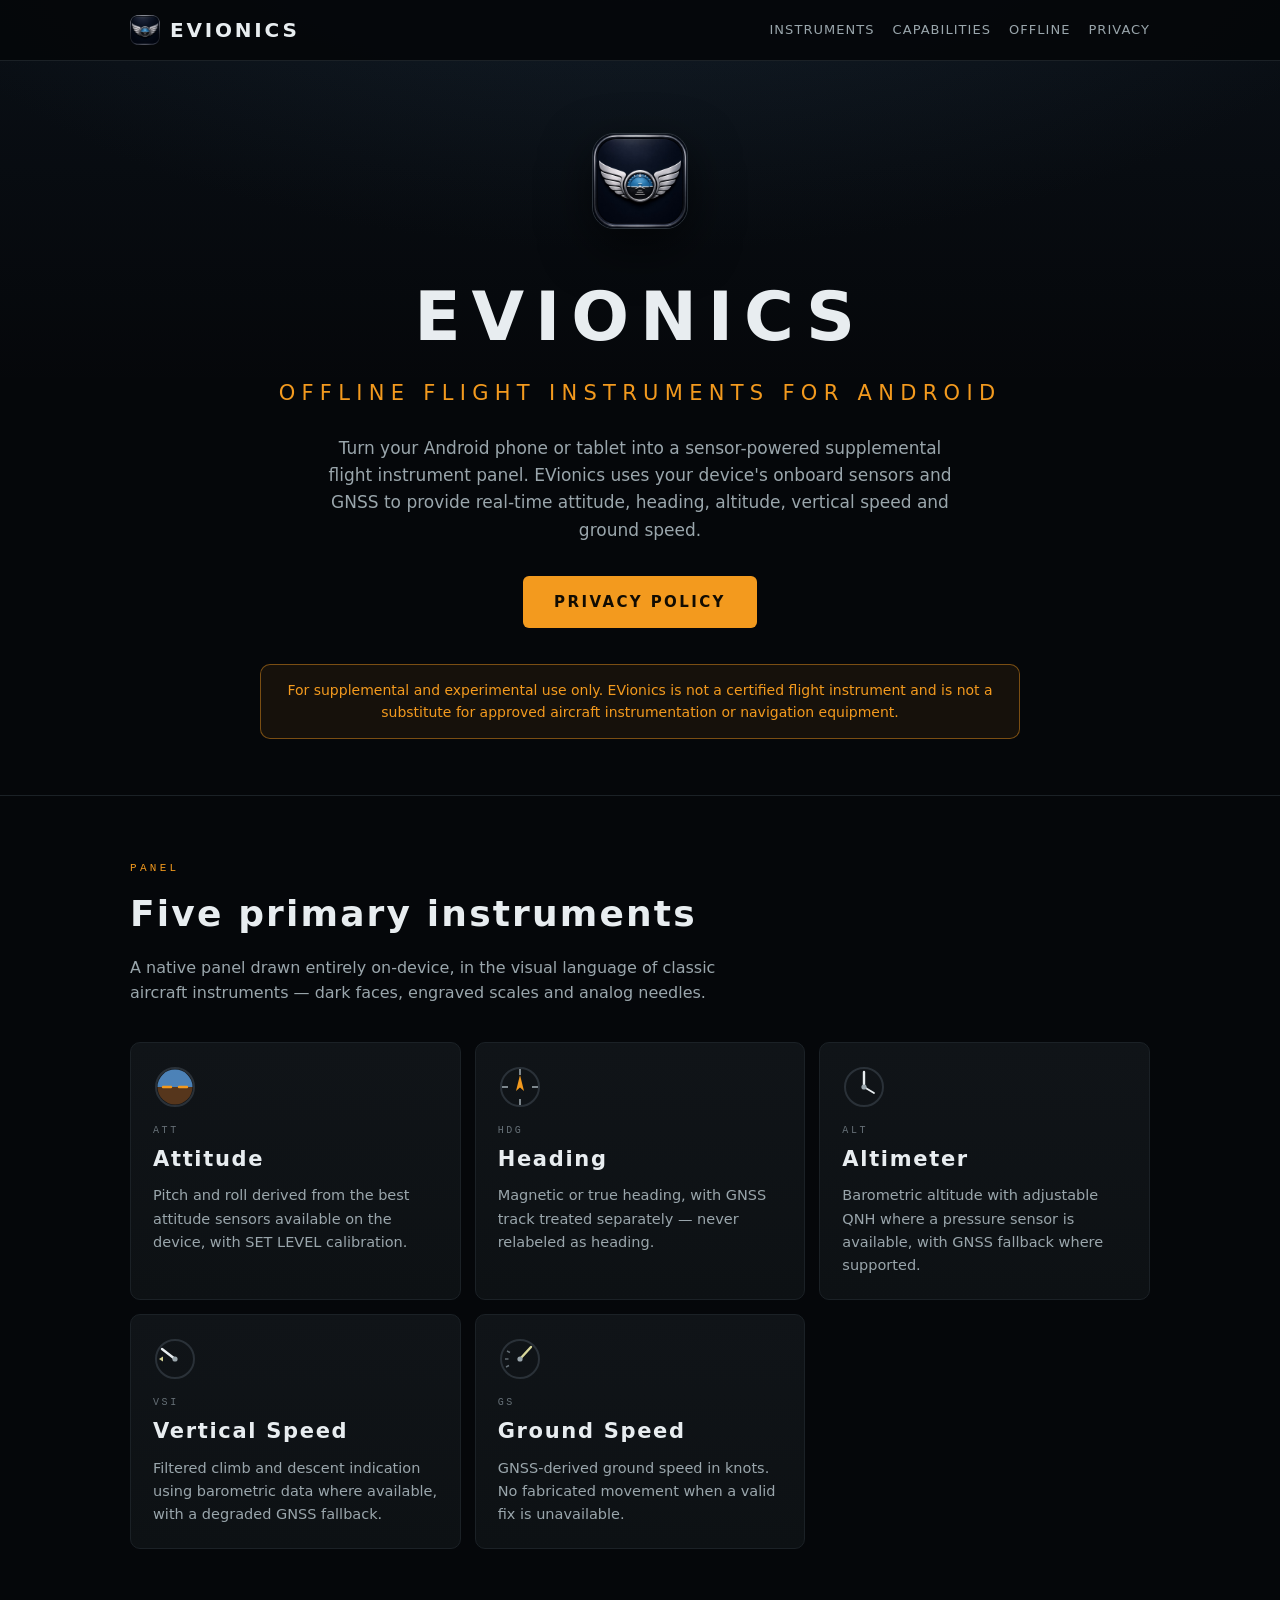
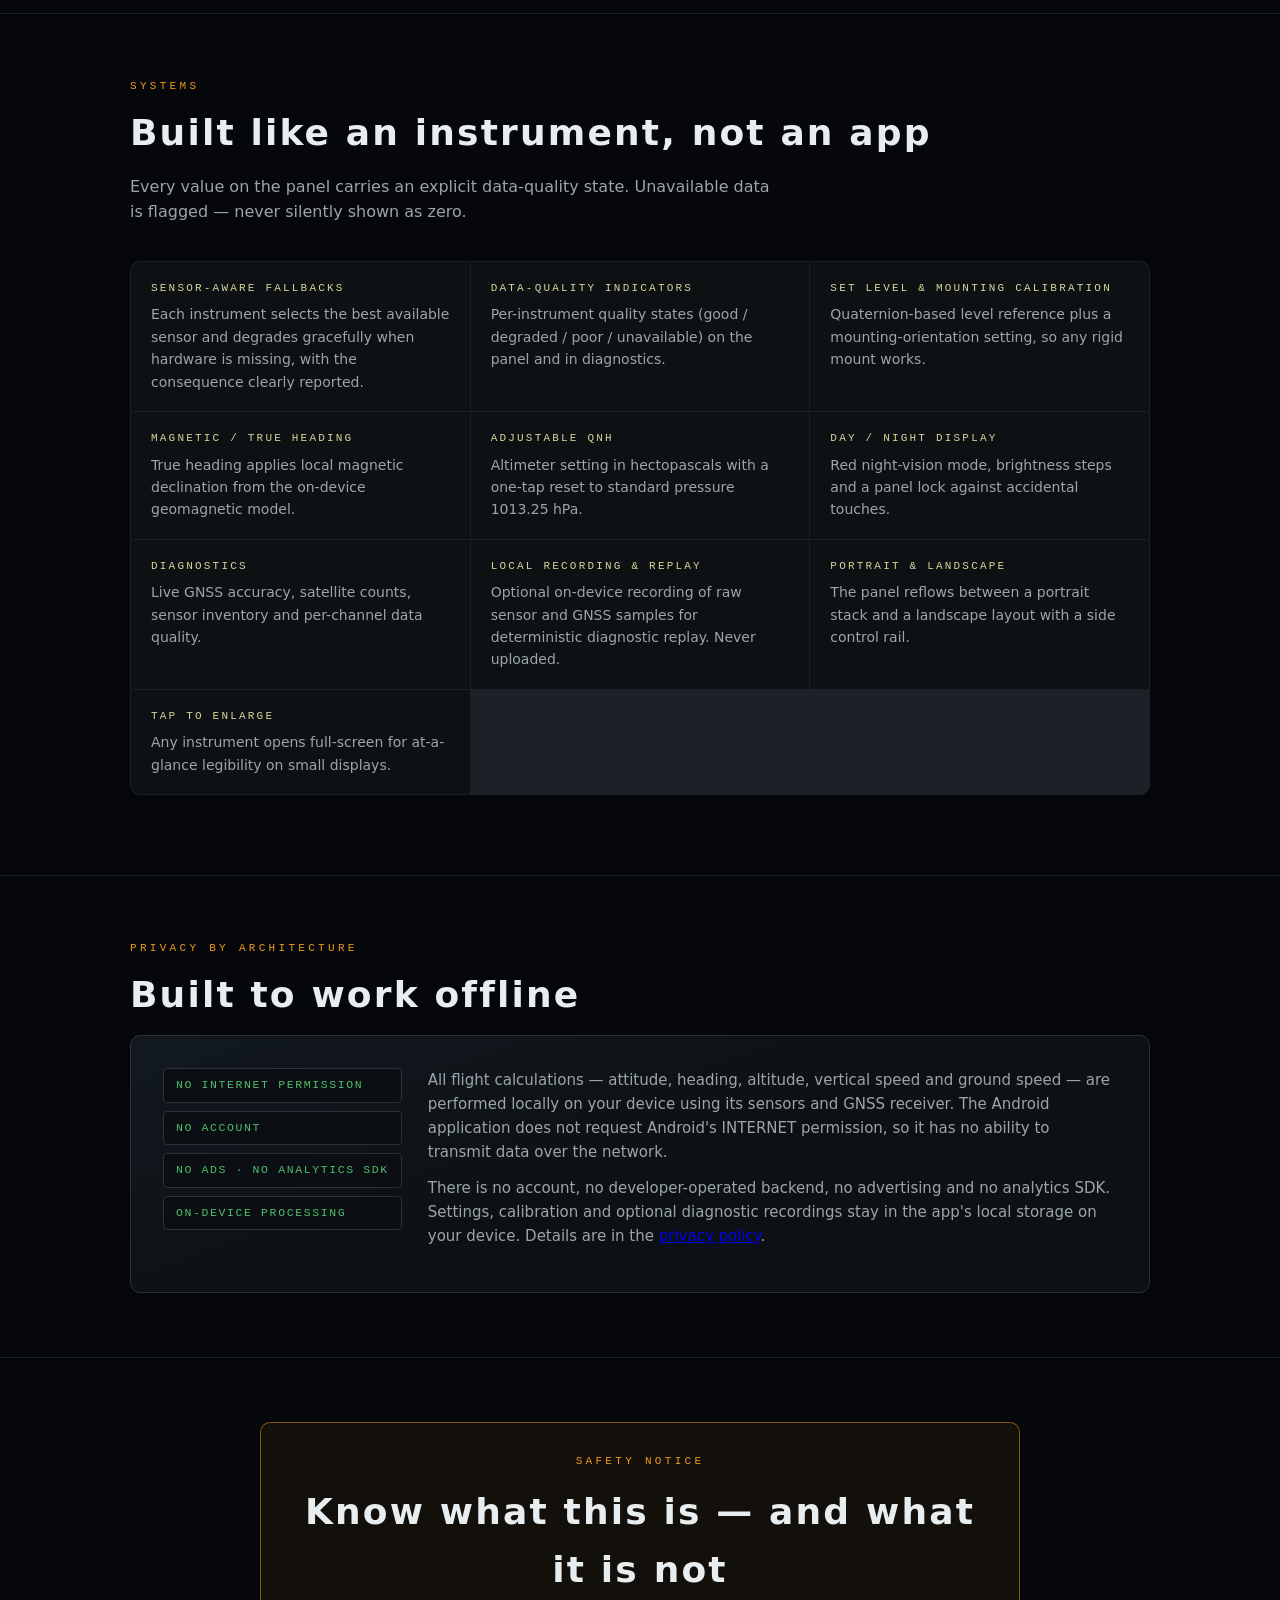
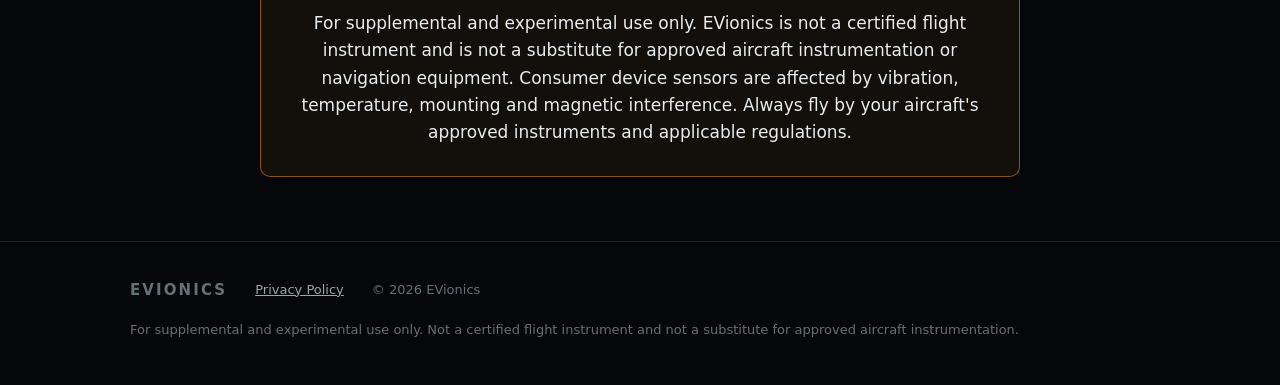
<file: docs/index.html>
<!doctype html>
<html lang="en">
<head>
  <meta charset="utf-8">
  <meta name="viewport" content="width=device-width, initial-scale=1">
  <title>EVionics — Offline Flight Instruments for Android</title>
  <meta name="description" content="EVionics turns an Android phone or tablet into a supplemental flight instrument panel: attitude, heading, altimeter, vertical speed and ground speed from on-device sensors and GNSS. Fully offline, no internet permission.">
  <link rel="icon" type="image/png" href="./assets/evionics-icon.png">
  <link rel="stylesheet" href="./assets/styles.css">
</head>
<body>
  <a class="skip-link" href="#main">Skip to content</a>

  <header class="site-header">
    <div class="wrap">
      <a class="brand" href="./">
        <img src="./assets/evionics-icon.png" alt="" aria-hidden="true">
        <span class="brand-name">EVIONICS</span>
      </a>
      <nav class="header-nav" aria-label="Site">
        <a href="#instruments">Instruments</a>
        <a href="#capabilities">Capabilities</a>
        <a href="#offline">Offline</a>
        <a href="./privacy/">Privacy</a>
      </nav>
    </div>
  </header>

  <main id="main">

    <!-- ============================== HERO ============================== -->
    <section class="hero" aria-labelledby="hero-title">
      <div class="wrap">
        <img class="mark" src="./assets/evionics-icon.png"
             alt="EVionics winged attitude-indicator emblem">
        <h1 id="hero-title">EVIONICS</h1>
        <p class="descriptor">Offline Flight Instruments for Android</p>
        <p class="lede">
          Turn your Android phone or tablet into a sensor-powered supplemental
          flight instrument panel. EVionics uses your device's onboard sensors
          and GNSS to provide real-time attitude, heading, altitude, vertical
          speed and ground speed.
        </p>
        <div class="hero-actions">
          <a class="btn btn-primary" href="./privacy/">Privacy Policy</a>
        </div>
        <p class="safety-banner" role="note">
          For supplemental and experimental use only. EVionics is not a
          certified flight instrument and is not a substitute for approved
          aircraft instrumentation or navigation equipment.
        </p>
      </div>
    </section>

    <!-- =========================== INSTRUMENTS ========================== -->
    <section id="instruments" aria-labelledby="instruments-title">
      <div class="wrap">
        <p class="section-label">PANEL</p>
        <h2 id="instruments-title">Five primary instruments</h2>
        <p class="section-intro">
          A native panel drawn entirely on-device, in the visual language of
          classic aircraft instruments — dark faces, engraved scales and
          analog needles.
        </p>

        <div class="instrument-grid">
          <article class="instrument">
            <svg class="glyph" viewBox="0 0 44 44" aria-hidden="true">
              <circle cx="22" cy="22" r="19" fill="none" stroke="#2a3138" stroke-width="2"/>
              <path d="M4.5 22 a17.5 17.5 0 0 1 35 0 Z" fill="#5896d4" opacity="0.85"/>
              <path d="M4.5 22 a17.5 17.5 0 0 0 35 0 Z" fill="#56361c"/>
              <line x1="10" y1="22" x2="18" y2="22" stroke="#f39a1e" stroke-width="2.4" stroke-linecap="round"/>
              <line x1="26" y1="22" x2="34" y2="22" stroke="#f39a1e" stroke-width="2.4" stroke-linecap="round"/>
            </svg>
            <span class="abbr">ATT</span>
            <h3>Attitude</h3>
            <p>Pitch and roll derived from the best attitude sensors available
               on the device, with SET LEVEL calibration.</p>
          </article>

          <article class="instrument">
            <svg class="glyph" viewBox="0 0 44 44" aria-hidden="true">
              <circle cx="22" cy="22" r="19" fill="none" stroke="#2a3138" stroke-width="2"/>
              <g stroke="#9aa6ac" stroke-width="1.6">
                <line x1="22" y1="4" x2="22" y2="10"/>
                <line x1="22" y1="34" x2="22" y2="40"/>
                <line x1="4" y1="22" x2="10" y2="22"/>
                <line x1="34" y1="22" x2="40" y2="22"/>
              </g>
              <path d="M22 10 L26 26 L22 22.5 L18 26 Z" fill="#f39a1e"/>
            </svg>
            <span class="abbr">HDG</span>
            <h3>Heading</h3>
            <p>Magnetic or true heading, with GNSS track treated separately —
               never relabeled as heading.</p>
          </article>

          <article class="instrument">
            <svg class="glyph" viewBox="0 0 44 44" aria-hidden="true">
              <circle cx="22" cy="22" r="19" fill="none" stroke="#2a3138" stroke-width="2"/>
              <line x1="22" y1="22" x2="22" y2="7" stroke="#e8edf0" stroke-width="2.4" stroke-linecap="round"/>
              <line x1="22" y1="22" x2="32" y2="28" stroke="#e8edf0" stroke-width="1.8" stroke-linecap="round"/>
              <circle cx="22" cy="22" r="2.6" fill="#9aa6ac"/>
            </svg>
            <span class="abbr">ALT</span>
            <h3>Altimeter</h3>
            <p>Barometric altitude with adjustable QNH where a pressure sensor
               is available, with GNSS fallback where supported.</p>
          </article>

          <article class="instrument">
            <svg class="glyph" viewBox="0 0 44 44" aria-hidden="true">
              <circle cx="22" cy="22" r="19" fill="none" stroke="#2a3138" stroke-width="2"/>
              <line x1="22" y1="22" x2="9" y2="12" stroke="#e8edf0" stroke-width="2.4" stroke-linecap="round"/>
              <circle cx="22" cy="22" r="2.6" fill="#9aa6ac"/>
              <path d="M6 22 L10 19.5 L10 24.5 Z" fill="#d7d69a"/>
            </svg>
            <span class="abbr">VSI</span>
            <h3>Vertical Speed</h3>
            <p>Filtered climb and descent indication using barometric data
               where available, with a degraded GNSS fallback.</p>
          </article>

          <article class="instrument">
            <svg class="glyph" viewBox="0 0 44 44" aria-hidden="true">
              <circle cx="22" cy="22" r="19" fill="none" stroke="#2a3138" stroke-width="2"/>
              <line x1="22" y1="22" x2="33" y2="10" stroke="#d7d69a" stroke-width="2.4" stroke-linecap="round"/>
              <circle cx="22" cy="22" r="2.6" fill="#9aa6ac"/>
              <g stroke="#667077" stroke-width="1.4">
                <line x1="8" y1="30" x2="11" y2="28.5"/>
                <line x1="7" y1="22" x2="10.5" y2="22"/>
                <line x1="9" y1="14" x2="12" y2="15.5"/>
              </g>
            </svg>
            <span class="abbr">GS</span>
            <h3>Ground Speed</h3>
            <p>GNSS-derived ground speed in knots. No fabricated movement when
               a valid fix is unavailable.</p>
          </article>
        </div>
      </div>
    </section>

    <!-- ========================== CAPABILITIES ========================== -->
    <section id="capabilities" aria-labelledby="capabilities-title">
      <div class="wrap">
        <p class="section-label">SYSTEMS</p>
        <h2 id="capabilities-title">Built like an instrument, not an app</h2>
        <p class="section-intro">
          Every value on the panel carries an explicit data-quality state.
          Unavailable data is flagged — never silently shown as zero.
        </p>

        <dl class="spec-grid">
          <div class="spec">
            <dt>Sensor-aware fallbacks</dt>
            <dd>Each instrument selects the best available sensor and degrades
                gracefully when hardware is missing, with the consequence
                clearly reported.</dd>
          </div>
          <div class="spec">
            <dt>Data-quality indicators</dt>
            <dd>Per-instrument quality states (good / degraded / poor /
                unavailable) on the panel and in diagnostics.</dd>
          </div>
          <div class="spec">
            <dt>SET LEVEL &amp; mounting calibration</dt>
            <dd>Quaternion-based level reference plus a mounting-orientation
                setting, so any rigid mount works.</dd>
          </div>
          <div class="spec">
            <dt>Magnetic / true heading</dt>
            <dd>True heading applies local magnetic declination from the
                on-device geomagnetic model.</dd>
          </div>
          <div class="spec">
            <dt>Adjustable QNH</dt>
            <dd>Altimeter setting in hectopascals with a one-tap reset to
                standard pressure 1013.25 hPa.</dd>
          </div>
          <div class="spec">
            <dt>Day / night display</dt>
            <dd>Red night-vision mode, brightness steps and a panel lock
                against accidental touches.</dd>
          </div>
          <div class="spec">
            <dt>Diagnostics</dt>
            <dd>Live GNSS accuracy, satellite counts, sensor inventory and
                per-channel data quality.</dd>
          </div>
          <div class="spec">
            <dt>Local recording &amp; replay</dt>
            <dd>Optional on-device recording of raw sensor and GNSS samples
                for deterministic diagnostic replay. Never uploaded.</dd>
          </div>
          <div class="spec">
            <dt>Portrait &amp; landscape</dt>
            <dd>The panel reflows between a portrait stack and a landscape
                layout with a side control rail.</dd>
          </div>
          <div class="spec">
            <dt>Tap to enlarge</dt>
            <dd>Any instrument opens full-screen for at-a-glance legibility on
                small displays.</dd>
          </div>
        </dl>
      </div>
    </section>

    <!-- ============================= OFFLINE ============================ -->
    <section id="offline" aria-labelledby="offline-title">
      <div class="wrap">
        <p class="section-label">PRIVACY BY ARCHITECTURE</p>
        <h2 id="offline-title">Built to work offline</h2>

        <div class="offline-card">
          <div class="chips" aria-hidden="true">
            <span class="chip">NO INTERNET PERMISSION</span>
            <span class="chip">NO ACCOUNT</span>
            <span class="chip">NO ADS · NO ANALYTICS SDK</span>
            <span class="chip">ON-DEVICE PROCESSING</span>
          </div>
          <div class="copy">
            <p>
              All flight calculations — attitude, heading, altitude, vertical
              speed and ground speed — are performed locally on your device
              using its sensors and GNSS receiver. The Android application does
              not request Android's INTERNET permission, so it has no ability
              to transmit data over the network.
            </p>
            <p>
              There is no account, no developer-operated backend, no
              advertising and no analytics SDK. Settings, calibration and
              optional diagnostic recordings stay in the app's local storage
              on your device. Details are in the
              <a href="./privacy/">privacy policy</a>.
            </p>
          </div>
        </div>
      </div>
    </section>

    <!-- ============================= SAFETY ============================= -->
    <section class="safety-section" aria-labelledby="safety-title">
      <div class="wrap">
        <div class="safety-box">
          <span class="label">SAFETY NOTICE</span>
          <h2 id="safety-title" style="margin-top:0">Know what this is — and what it is not</h2>
          <p>
            For supplemental and experimental use only. EVionics is not a
            certified flight instrument and is not a substitute for approved
            aircraft instrumentation or navigation equipment. Consumer device
            sensors are affected by vibration, temperature, mounting and
            magnetic interference. Always fly by your aircraft's approved
            instruments and applicable regulations.
          </p>
        </div>
      </div>
    </section>
  </main>

  <footer class="site-footer">
    <div class="wrap">
      <span class="brand-name" style="font-size:15px">EVIONICS</span>
      <a href="./privacy/">Privacy Policy</a>
      <span>&copy; 2026 EVionics</span>
      <span class="disclaimer">
        For supplemental and experimental use only. Not a certified flight
        instrument and not a substitute for approved aircraft instrumentation.
      </span>
    </div>
  </footer>
</body>
</html>
</file>
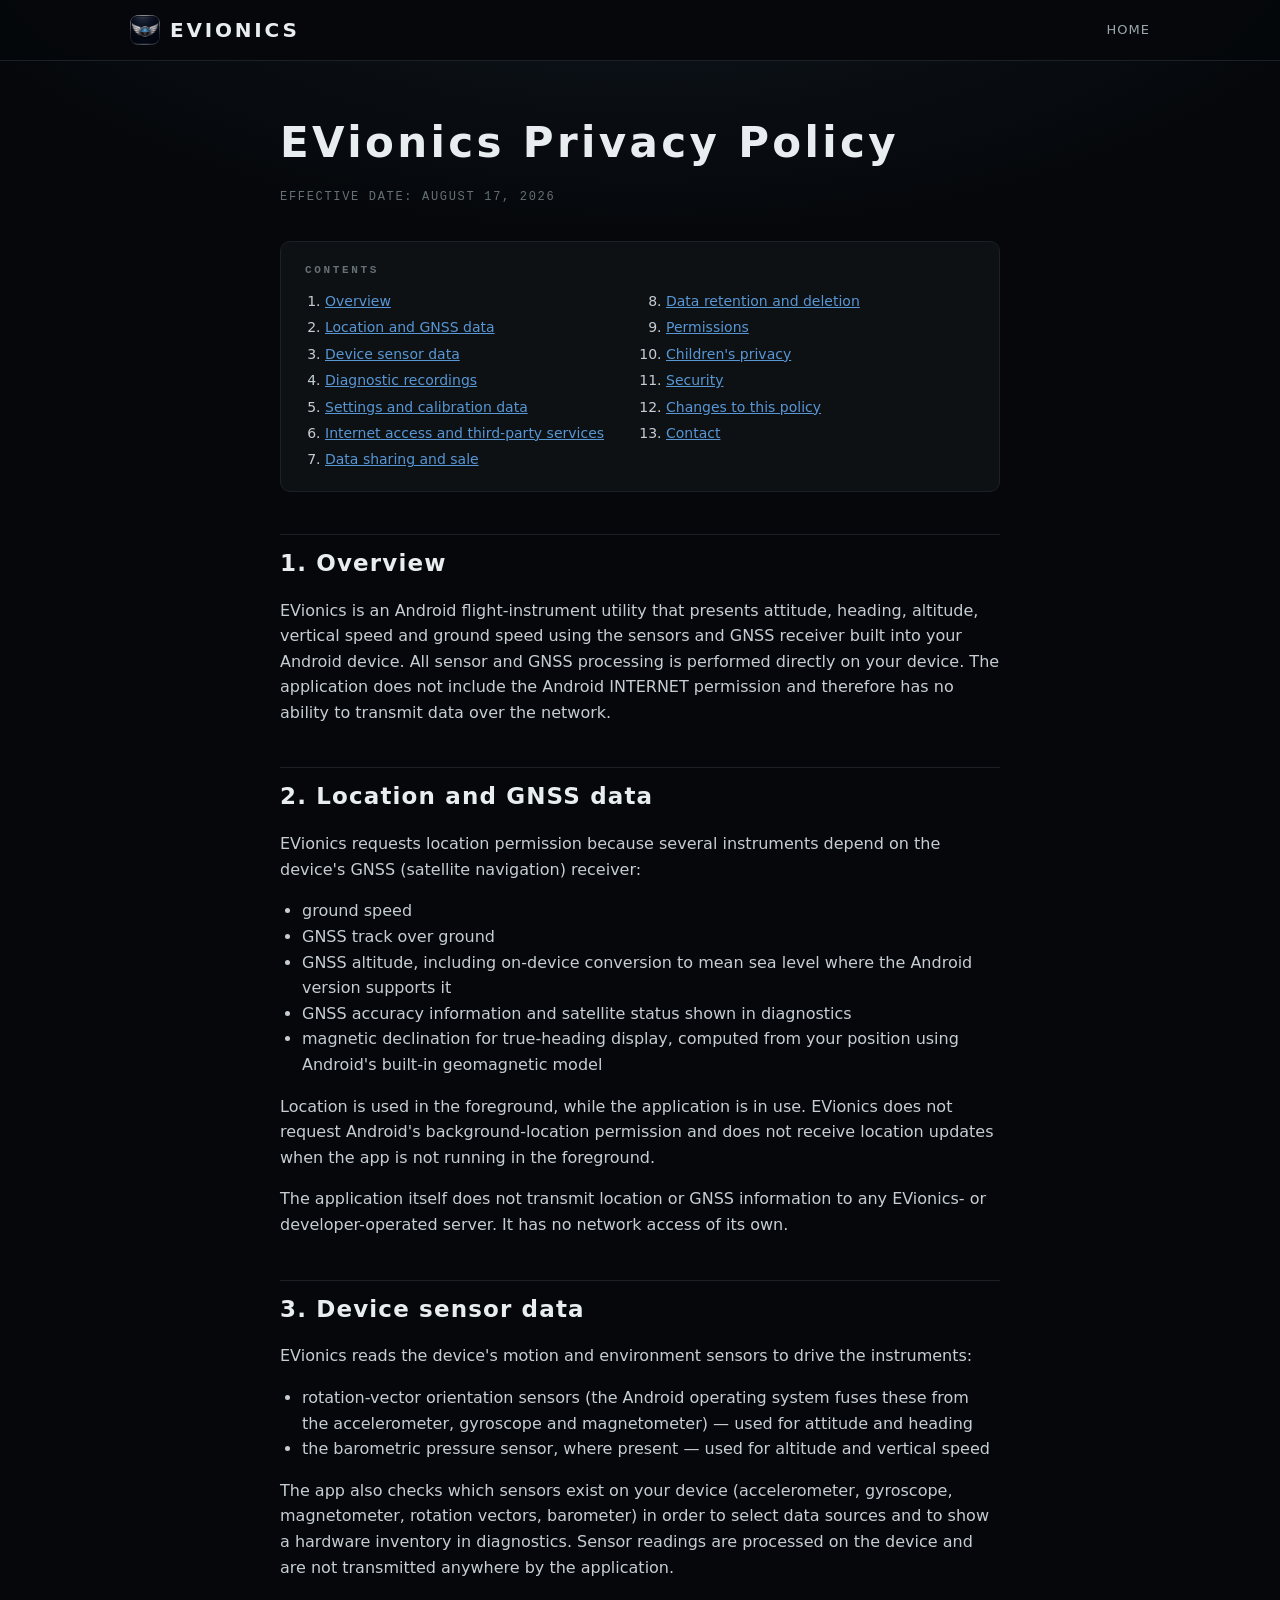
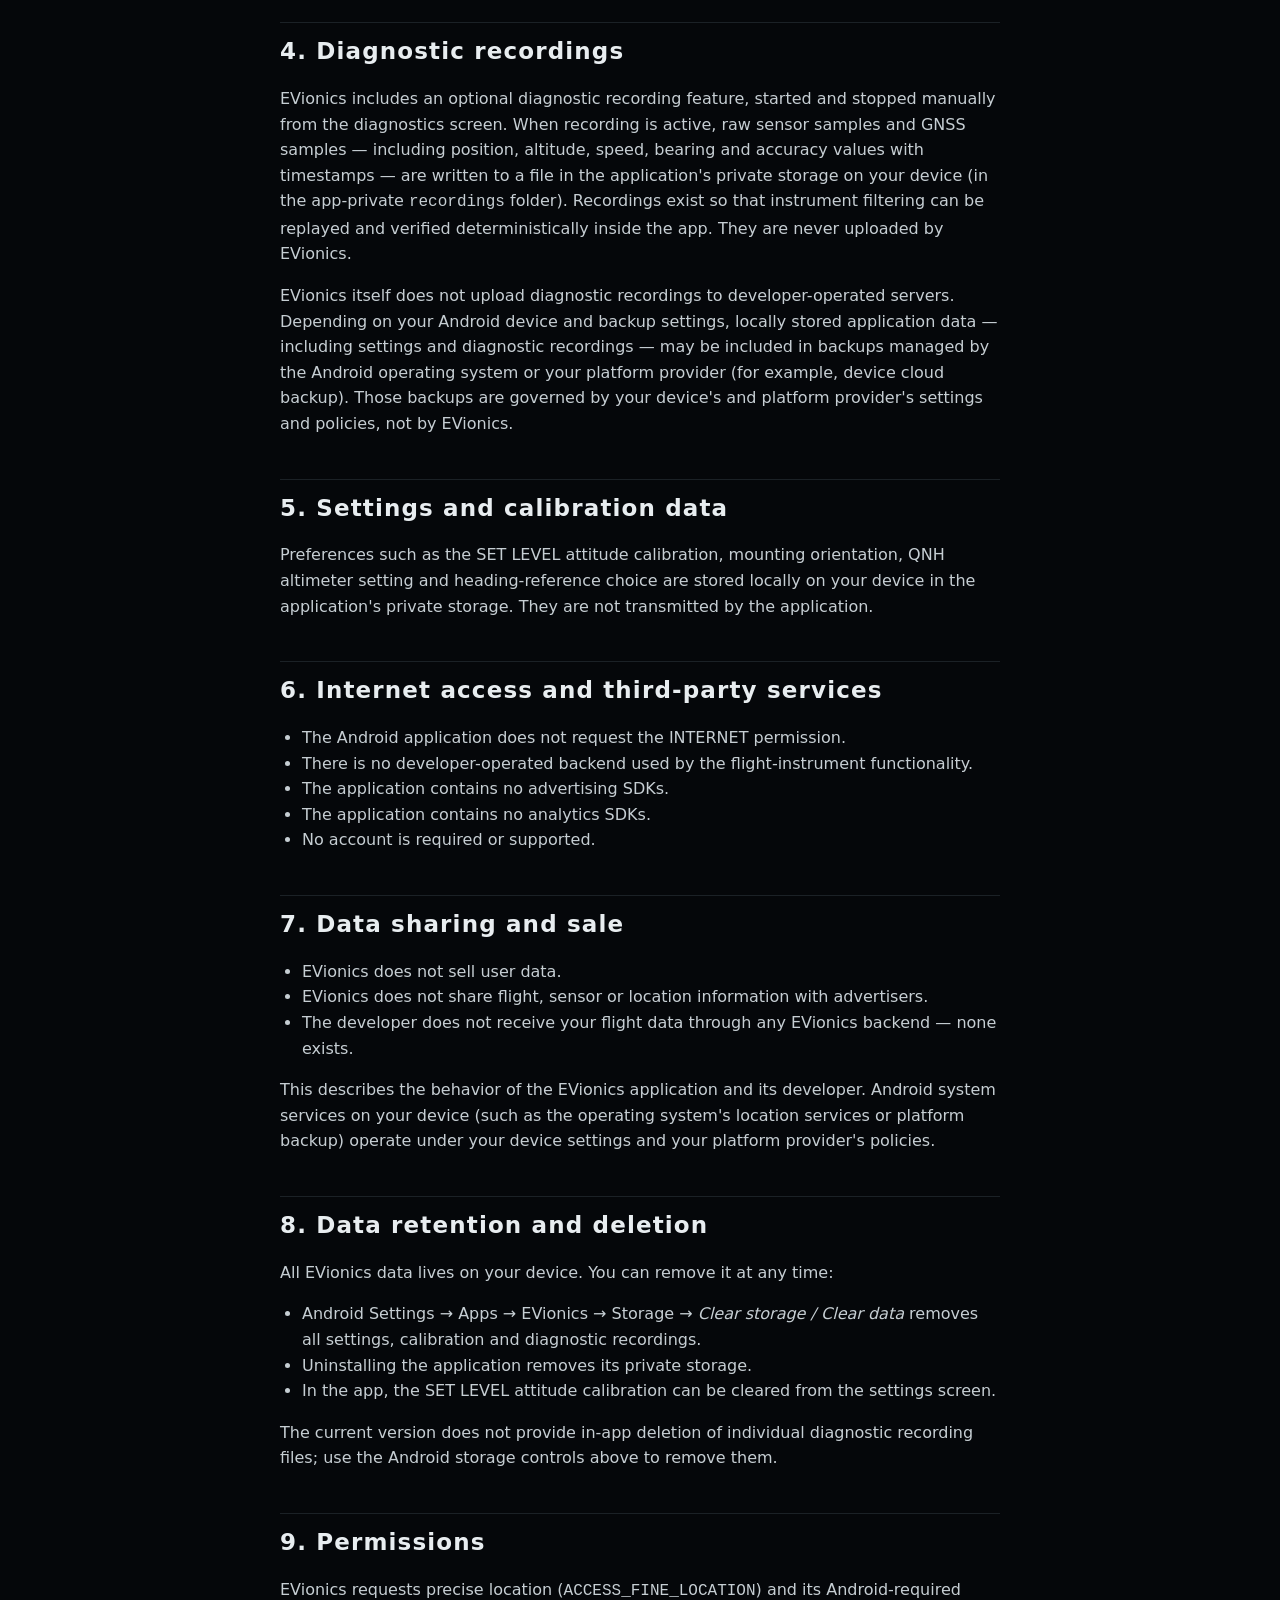
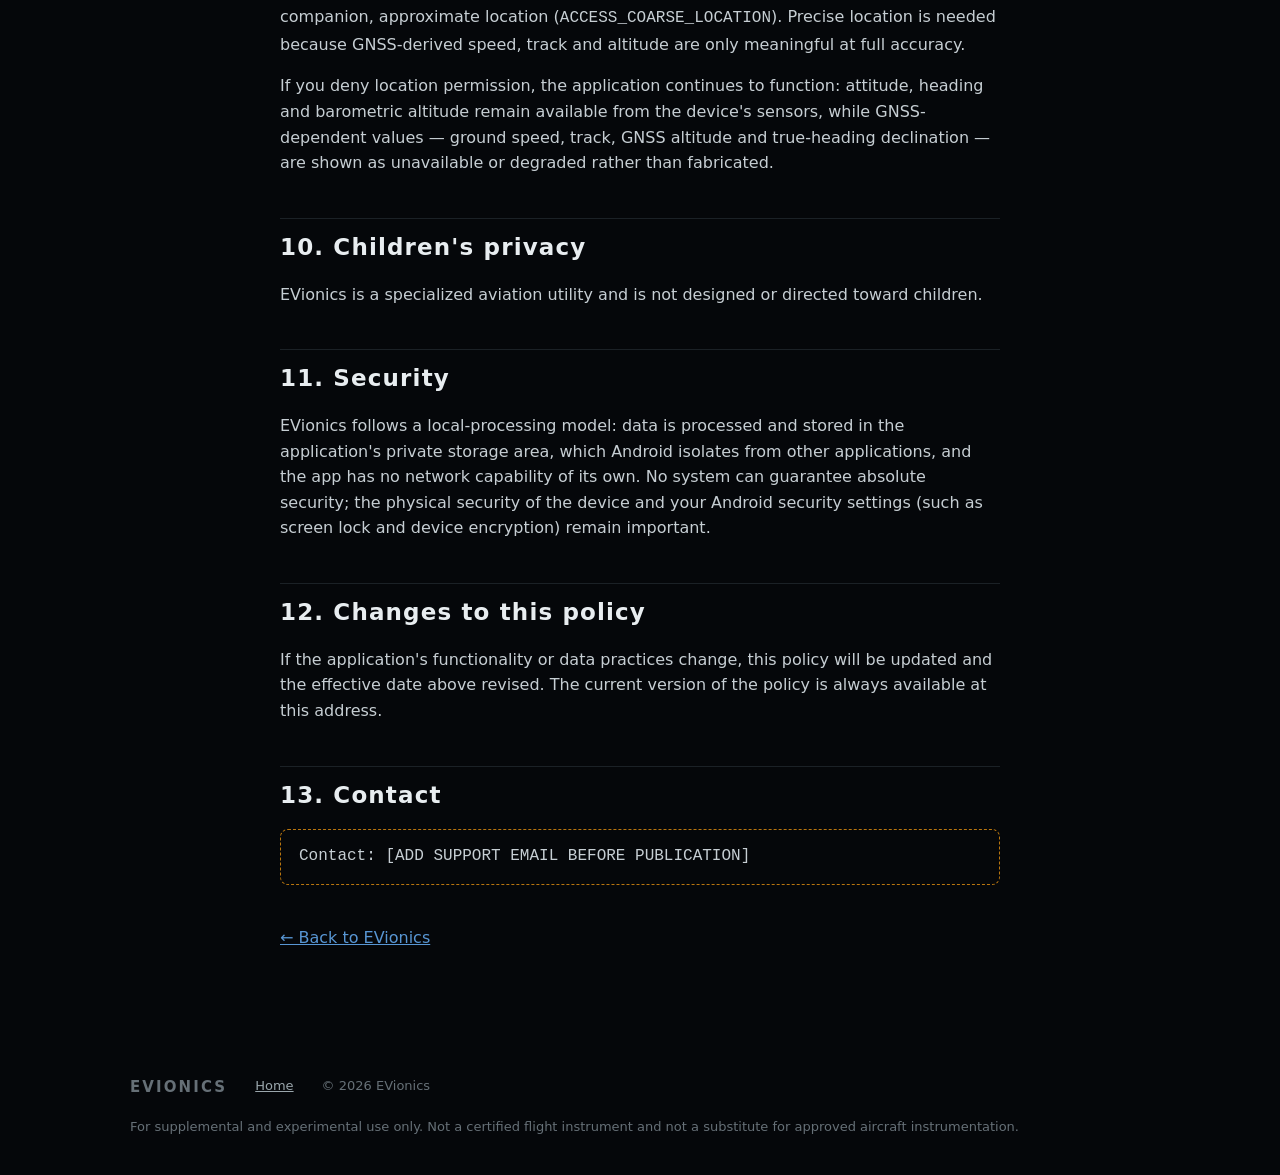
<file: docs/privacy/index.html>
<!doctype html>
<html lang="en">
<head>
  <meta charset="utf-8">
  <meta name="viewport" content="width=device-width, initial-scale=1">
  <title>EVionics Privacy Policy</title>
  <meta name="description" content="Privacy policy for EVionics, the offline flight-instrument application for Android. Sensor and GNSS data are processed on-device; the app has no internet permission.">
  <link rel="icon" type="image/png" href="../assets/evionics-icon.png">
  <link rel="stylesheet" href="../assets/styles.css">
</head>
<body>
  <a class="skip-link" href="#main">Skip to content</a>

  <header class="site-header">
    <div class="wrap">
      <a class="brand" href="../">
        <img src="../assets/evionics-icon.png" alt="" aria-hidden="true">
        <span class="brand-name">EVIONICS</span>
      </a>
      <nav class="header-nav" aria-label="Site">
        <a href="../">Home</a>
      </nav>
    </div>
  </header>

  <main id="main" class="doc">
    <h1>EVionics Privacy Policy</h1>
    <p class="effective">Effective date: August 17, 2026</p>

    <nav class="toc" aria-label="Table of contents">
      <strong>Contents</strong>
      <ol>
        <li><a href="#overview">Overview</a></li>
        <li><a href="#location">Location and GNSS data</a></li>
        <li><a href="#sensors">Device sensor data</a></li>
        <li><a href="#recordings">Diagnostic recordings</a></li>
        <li><a href="#settings">Settings and calibration data</a></li>
        <li><a href="#internet">Internet access and third-party services</a></li>
        <li><a href="#sharing">Data sharing and sale</a></li>
        <li><a href="#retention">Data retention and deletion</a></li>
        <li><a href="#permissions">Permissions</a></li>
        <li><a href="#children">Children's privacy</a></li>
        <li><a href="#security">Security</a></li>
        <li><a href="#changes">Changes to this policy</a></li>
        <li><a href="#contact">Contact</a></li>
      </ol>
    </nav>

    <h2 id="overview">1. Overview</h2>
    <p>
      EVionics is an Android flight-instrument utility that presents attitude,
      heading, altitude, vertical speed and ground speed using the sensors and
      GNSS receiver built into your Android device. All sensor and GNSS
      processing is performed directly on your device. The application does
      not include the Android INTERNET permission and therefore has no ability
      to transmit data over the network.
    </p>

    <h2 id="location">2. Location and GNSS data</h2>
    <p>
      EVionics requests location permission because several instruments depend
      on the device's GNSS (satellite navigation) receiver:
    </p>
    <ul>
      <li>ground speed</li>
      <li>GNSS track over ground</li>
      <li>GNSS altitude, including on-device conversion to mean sea level
          where the Android version supports it</li>
      <li>GNSS accuracy information and satellite status shown in
          diagnostics</li>
      <li>magnetic declination for true-heading display, computed from your
          position using Android's built-in geomagnetic model</li>
    </ul>
    <p>
      Location is used in the foreground, while the application is in use.
      EVionics does not request Android's background-location permission and
      does not receive location updates when the app is not running in the
      foreground.
    </p>
    <p>
      The application itself does not transmit location or GNSS information to
      any EVionics- or developer-operated server. It has no network access of
      its own.
    </p>

    <h2 id="sensors">3. Device sensor data</h2>
    <p>
      EVionics reads the device's motion and environment sensors to drive the
      instruments:
    </p>
    <ul>
      <li>rotation-vector orientation sensors (the Android operating system
          fuses these from the accelerometer, gyroscope and magnetometer) —
          used for attitude and heading</li>
      <li>the barometric pressure sensor, where present — used for altitude
          and vertical speed</li>
    </ul>
    <p>
      The app also checks which sensors exist on your device (accelerometer,
      gyroscope, magnetometer, rotation vectors, barometer) in order to select
      data sources and to show a hardware inventory in diagnostics. Sensor
      readings are processed on the device and are not transmitted anywhere by
      the application.
    </p>

    <h2 id="recordings">4. Diagnostic recordings</h2>
    <p>
      EVionics includes an optional diagnostic recording feature, started and
      stopped manually from the diagnostics screen. When recording is active,
      raw sensor samples and GNSS samples — including position, altitude,
      speed, bearing and accuracy values with timestamps — are written to a
      file in the application's private storage on your device
      (in the app-private <span style="font-family:var(--mono)">recordings</span>
      folder). Recordings exist so that instrument filtering can be replayed
      and verified deterministically inside the app. They are never uploaded
      by EVionics.
    </p>
    <p>
      EVionics itself does not upload diagnostic recordings to
      developer-operated servers. Depending on your Android device and backup
      settings, locally stored application data — including settings and
      diagnostic recordings — may be included in backups managed by the
      Android operating system or your platform provider (for example, device
      cloud backup). Those backups are governed by your device's and platform
      provider's settings and policies, not by EVionics.
    </p>

    <h2 id="settings">5. Settings and calibration data</h2>
    <p>
      Preferences such as the SET LEVEL attitude calibration, mounting
      orientation, QNH altimeter setting and heading-reference choice are
      stored locally on your device in the application's private storage. They
      are not transmitted by the application.
    </p>

    <h2 id="internet">6. Internet access and third-party services</h2>
    <ul>
      <li>The Android application does not request the INTERNET
          permission.</li>
      <li>There is no developer-operated backend used by the flight-instrument
          functionality.</li>
      <li>The application contains no advertising SDKs.</li>
      <li>The application contains no analytics SDKs.</li>
      <li>No account is required or supported.</li>
    </ul>

    <h2 id="sharing">7. Data sharing and sale</h2>
    <ul>
      <li>EVionics does not sell user data.</li>
      <li>EVionics does not share flight, sensor or location information with
          advertisers.</li>
      <li>The developer does not receive your flight data through any EVionics
          backend — none exists.</li>
    </ul>
    <p>
      This describes the behavior of the EVionics application and its
      developer. Android system services on your device (such as the operating
      system's location services or platform backup) operate under your device
      settings and your platform provider's policies.
    </p>

    <h2 id="retention">8. Data retention and deletion</h2>
    <p>
      All EVionics data lives on your device. You can remove it at any time:
    </p>
    <ul>
      <li>Android Settings → Apps → EVionics → Storage → <em>Clear
          storage / Clear data</em> removes all settings, calibration and
          diagnostic recordings.</li>
      <li>Uninstalling the application removes its private storage.</li>
      <li>In the app, the SET LEVEL attitude calibration can be cleared from
          the settings screen.</li>
    </ul>
    <p>
      The current version does not provide in-app deletion of individual
      diagnostic recording files; use the Android storage controls above to
      remove them.
    </p>

    <h2 id="permissions">9. Permissions</h2>
    <p>
      EVionics requests precise location
      (<span style="font-family:var(--mono)">ACCESS_FINE_LOCATION</span>) and
      its Android-required companion, approximate location
      (<span style="font-family:var(--mono)">ACCESS_COARSE_LOCATION</span>).
      Precise location is needed because GNSS-derived speed, track and
      altitude are only meaningful at full accuracy.
    </p>
    <p>
      If you deny location permission, the application continues to function:
      attitude, heading and barometric altitude remain available from the
      device's sensors, while GNSS-dependent values — ground speed, track,
      GNSS altitude and true-heading declination — are shown as unavailable or
      degraded rather than fabricated.
    </p>

    <h2 id="children">10. Children's privacy</h2>
    <p>
      EVionics is a specialized aviation utility and is not designed or
      directed toward children.
    </p>

    <h2 id="security">11. Security</h2>
    <p>
      EVionics follows a local-processing model: data is processed and stored
      in the application's private storage area, which Android isolates from
      other applications, and the app has no network capability of its own.
      No system can guarantee absolute security; the physical security of the
      device and your Android security settings (such as screen lock and
      device encryption) remain important.
    </p>

    <h2 id="changes">12. Changes to this policy</h2>
    <p>
      If the application's functionality or data practices change, this policy
      will be updated and the effective date above revised. The current
      version of the policy is always available at this address.
    </p>

    <h2 id="contact">13. Contact</h2>
    <!-- TODO: Replace with the official EVionics support/privacy contact email before publishing to Google Play. -->
    <p class="contact-box">
      Contact: [ADD SUPPORT EMAIL BEFORE PUBLICATION]
    </p>

    <p style="margin-top:40px">
      <a href="../">&larr; Back to EVionics</a>
    </p>
  </main>

  <footer class="site-footer">
    <div class="wrap">
      <span class="brand-name" style="font-size:15px">EVIONICS</span>
      <a href="../">Home</a>
      <span>&copy; 2026 EVionics</span>
      <span class="disclaimer">
        For supplemental and experimental use only. Not a certified flight
        instrument and not a substitute for approved aircraft instrumentation.
      </span>
    </div>
  </footer>
</body>
</html>
</file>
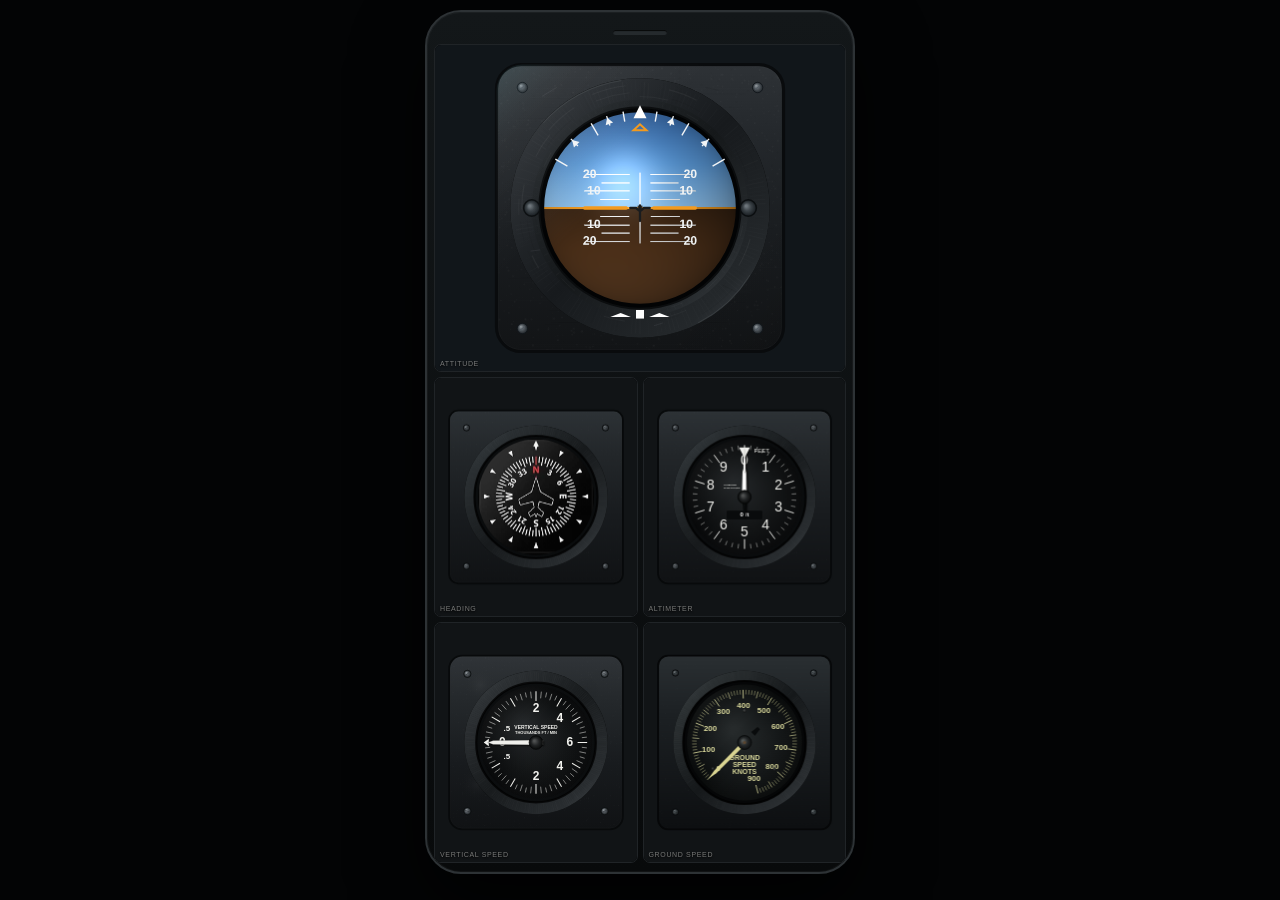
<file: instruments.html>
<!doctype html>
<html lang="en">
<head>
<meta charset="utf-8">
<meta name="viewport" content="width=device-width,initial-scale=1,maximum-scale=1,user-scalable=no,viewport-fit=cover">
<title>Aircraft Dials — Smartphone Panel</title>
<style>
*{box-sizing:border-box}
html,body{
  margin:0;
  width:100%;
  min-height:100%;
  background:#030405;
  font-family:Arial,Helvetica,sans-serif;
  overscroll-behavior:none;
}
body{
  display:flex;
  align-items:center;
  justify-content:center;
  padding:10px;
}
.phone{
  width:min(94vw,430px);
  aspect-ratio:390/844;
  max-height:96vh;
  padding:12px 7px 9px;
  border:2px solid #2d3235;
  border-radius:36px;
  overflow:hidden;
  background:
    linear-gradient(180deg,#131719 0%,#080a0b 100%);
  box-shadow:
    0 30px 70px rgba(0,0,0,.72),
    inset 0 0 0 1px rgba(255,255,255,.035);
}
.topbar{
  height:16px;
  display:flex;
  justify-content:center;
  align-items:center;
  margin-bottom:4px;
}
.speaker{
  width:54px;
  height:5px;
  border-radius:10px;
  background:#252a2d;
  box-shadow:inset 0 1px 1px rgba(0,0,0,.85);
}
.panel{
  height:calc(100% - 20px);
  display:grid;
  grid-template-columns:1fr 1fr;
  grid-template-rows:40% 1fr 1fr;
  gap:5px;
}
.slot{
  min-width:0;
  min-height:0;
  position:relative;
  overflow:hidden;
  border-radius:7px;
  border:1px solid #202427;
  background:#070809;
  box-shadow:inset 0 0 12px rgba(0,0,0,.72);
}
.slot.attitude{grid-column:1/3}
.slot canvas{
  width:100%;
  height:100%;
  display:block;
}
.caption{
  position:absolute;
  z-index:5;
  left:5px;
  bottom:4px;
  color:rgba(238,239,235,.48);
  font-size:7px;
  line-height:1;
  letter-spacing:.65px;
  pointer-events:none;
  text-shadow:0 1px 2px #000;
}
.hidden-ui{
  position:absolute!important;
  width:1px!important;
  height:1px!important;
  overflow:hidden!important;
  clip-path:inset(50%)!important;
  white-space:nowrap!important;
  opacity:0!important;
  pointer-events:none!important;
}
.sensor-hint{
  position:absolute;
  z-index:20;
  right:8px;
  top:8px;
  font-size:7px;
  color:rgba(255,255,255,.32);
  pointer-events:none;
  letter-spacing:.4px;
}
@media(max-width:480px){
  body{padding:0}
  .phone{
    width:100vw;
    height:100dvh;
    max-height:none;
    aspect-ratio:auto;
    border:0;
    border-radius:0;
    padding:max(7px,env(safe-area-inset-top)) 5px max(7px,env(safe-area-inset-bottom));
  }
}
</style>
</head>
<body>
<div class="phone" id="phonePanel">
  <div class="topbar"><div class="speaker"></div></div>
  <div class="panel">
    <div class="slot attitude">
      <canvas id="attCanvas"></canvas>
      <div class="caption">ATTITUDE</div>
    </div>
    <div class="slot">
      <canvas id="headingCanvas"></canvas>
      <div class="caption">HEADING</div>
    </div>
    <div class="slot">
      <canvas id="altCanvas"></canvas>
      <div class="caption">ALTIMETER</div>
    </div>
    <div class="slot">
      <canvas id="vsiCanvas"></canvas>
      <div class="caption">VERTICAL SPEED</div>
    </div>
    <div class="slot">
      <canvas id="speedCanvas"></canvas>
      <div class="caption">GROUND SPEED</div>
    </div>
  </div>

  <!-- Required by the original standalone scripts, but kept off the instrument faces. -->
  <button id="headingPermBtn" class="hidden-ui">Enable compass</button>
  <div id="headingReadout" class="hidden-ui"></div>
  <button id="altGpsBtn" class="hidden-ui">Enable GPS altitude</button>
  <div id="altReadout" class="hidden-ui"></div>
  <div id="speedStatus" class="hidden-ui"></div>
</div>

<script>
(function(){

const canvas = document.getElementById('attCanvas');

const state = {
  pitch: 0,
  roll: 0,
  nativeActive: false
};

window.setAttitude = function(pitchDeg, rollDeg){
  if (Number.isFinite(pitchDeg)) state.pitch = pitchDeg;
  if (Number.isFinite(rollDeg)) state.roll = rollDeg;
  state.nativeActive = true;
};

// Offscreen texture for the ball
const texCanvas = document.createElement('canvas');
const TEX = 320;
texCanvas.width = TEX;
texCanvas.height = TEX;
const texCtx = texCanvas.getContext('2d');
const imgData = texCtx.createImageData(TEX, TEX);
const px = imgData.data;

function fitCanvas(c){
  const rect = c.getBoundingClientRect();
  const dpr = window.devicePixelRatio || 1;
  const w = Math.max(1, Math.round(rect.width * dpr));
  const h = Math.max(1, Math.round(rect.height * dpr));
  if (c.width !== w || c.height !== h){
    c.width = w; c.height = h;
  }
  return {ctx:c.getContext('2d'), w, h};
}

function roundedRect(ctx,x,y,w,h,r){
  r = Math.min(r,w/2,h/2);
  ctx.beginPath();
  ctx.moveTo(x+r,y);
  ctx.arcTo(x+w,y,x+w,y+h,r);
  ctx.arcTo(x+w,y+h,x,y+h,r);
  ctx.arcTo(x,y+h,x,y,r);
  ctx.arcTo(x,y,x+w,y,r);
  ctx.closePath();
}

function drawScrew(ctx, cx, cy, r){
  const g = ctx.createRadialGradient(cx-r*0.3, cy-r*0.35, r*0.08, cx, cy, r);
  g.addColorStop(0, '#8d9499');
  g.addColorStop(0.4, '#596066');
  g.addColorStop(1, '#202529');
  ctx.beginPath();
  ctx.arc(cx, cy, r, 0, Math.PI*2);
  ctx.fillStyle = g;
  ctx.fill();
  ctx.strokeStyle = '#11161b';
  ctx.lineWidth = r*0.16;
  ctx.stroke();
  ctx.save();
  ctx.translate(cx, cy);
  ctx.rotate(-0.65);
  ctx.strokeStyle = '#535b63';
  ctx.lineWidth = r*0.18;
  ctx.lineCap = 'round';
  ctx.beginPath();
  ctx.moveTo(-r*0.52,0);
  ctx.lineTo(r*0.52,0);
  ctx.stroke();
  ctx.restore();
}

function drawTrunnion(ctx, cx, cy, r){
  const g = ctx.createRadialGradient(cx-r*0.25, cy-r*0.25, r*0.12, cx, cy, r);
  g.addColorStop(0, '#6c747a');
  g.addColorStop(0.42, '#3c4348');
  g.addColorStop(1, '#161b1f');
  ctx.beginPath();
  ctx.arc(cx, cy, r, 0, Math.PI*2);
  ctx.fillStyle = g;
  ctx.fill();
  ctx.strokeStyle = '#0b0e10';
  ctx.lineWidth = r*0.18;
  ctx.stroke();
}

function drawBankScale(ctx, cx, cy, r, size){
  ctx.save();
  ctx.translate(cx, cy);

  // white bank ticks across the top arc
  ctx.strokeStyle = '#f3f5f6';
  ctx.lineWidth = size*0.0042;
  const marks = [-60,-45,-30,-20,-10,10,20,30,45,60];
  marks.forEach(d => {
    const a = d * Math.PI / 180;
    const major = Math.abs(d) === 30 || Math.abs(d) === 60;
    const inner = r * (major ? 0.84 : 0.88);
    const outer = r * 0.98;
    const x1 = Math.sin(a) * inner;
    const y1 = -Math.cos(a) * inner;
    const x2 = Math.sin(a) * outer;
    const y2 = -Math.cos(a) * outer;
    ctx.beginPath();
    ctx.moveTo(x1,y1);
    ctx.lineTo(x2,y2);
    ctx.stroke();
  });

  // side white triangular markers
  [-45, -20, 20, 45].forEach((d) => {
    const a = d * Math.PI / 180;
    const rr = r * 0.93;
    const tx = Math.sin(a) * rr;
    const ty = -Math.cos(a) * rr;
    ctx.save();
    ctx.translate(tx, ty);
    ctx.rotate(a);
    ctx.fillStyle = '#f3f5f6';
    ctx.beginPath();
    ctx.moveTo(0, -size*0.010);
    ctx.lineTo(-size*0.012, size*0.010);
    ctx.lineTo(size*0.012, size*0.010);
    ctx.closePath();
    ctx.fill();
    ctx.restore();
  });

  // top white reference triangle
  ctx.fillStyle = '#ffffff';
  ctx.beginPath();
  ctx.moveTo(0, -r*1.03);
  ctx.lineTo(-size*0.020, -r*0.90);
  ctx.lineTo(size*0.020, -r*0.90);
  ctx.closePath();
  ctx.fill();

  // inner orange cue triangle
  ctx.strokeStyle = '#f39a1e';
  ctx.lineWidth = size*0.006;
  ctx.beginPath();
  ctx.moveTo(0, -r*0.84);
  ctx.lineTo(-size*0.020, -r*0.78);
  ctx.lineTo(size*0.020, -r*0.78);
  ctx.closePath();
  ctx.stroke();

  ctx.restore();
}
function drawAircraftSymbol(ctx, cx, cy, size){
  ctx.save();

  // orange horizon reference bar
  ctx.strokeStyle = '#f39a1e';
  ctx.lineWidth = size*0.010;
  ctx.lineCap = 'round';
  ctx.beginPath();
  ctx.moveTo(cx - size*0.17, cy);
  ctx.lineTo(cx - size*0.042, cy);
  ctx.moveTo(cx + size*0.042, cy);
  ctx.lineTo(cx + size*0.17, cy);
  ctx.stroke();

  // dark center airplane / reference shape
  ctx.strokeStyle = '#1a1c1e';
  ctx.lineWidth = size*0.007;
  ctx.lineCap = 'round';
  ctx.beginPath();
  ctx.moveTo(cx - size*0.030, cy);
  ctx.lineTo(cx - size*0.012, cy);
  ctx.lineTo(cx, cy + size*0.010);
  ctx.lineTo(cx + size*0.012, cy);
  ctx.lineTo(cx + size*0.030, cy);
  ctx.moveTo(cx, cy - size*0.008);
  ctx.lineTo(cx, cy + size*0.040);
  ctx.stroke();

  ctx.restore();
}
function drawBottomMarkers(ctx, cx, bodyY, bodyH, size){
  ctx.save();
  ctx.fillStyle = '#ffffff';
  const yy = bodyY + bodyH*0.88;
  const bw = size*0.035;
  const bh = size*0.012;

  ctx.beginPath();
  ctx.moveTo(cx - bw*2.6, yy);
  ctx.lineTo(cx - bw*1.7, yy - bh);
  ctx.lineTo(cx - bw*0.8, yy);
  ctx.closePath();
  ctx.fill();

  ctx.fillRect(cx - bw*0.35, yy - bh*1.8, bw*0.7, bh*2.2);

  ctx.beginPath();
  ctx.moveTo(cx + bw*0.8, yy);
  ctx.lineTo(cx + bw*1.7, yy - bh);
  ctx.lineTo(cx + bw*2.6, yy);
  ctx.closePath();
  ctx.fill();
  ctx.restore();
}

// Render a true-looking spherical attitude ball by shading each pixel
// Render a spherical attitude ball with graphics inspired by the new reference dial
function renderBallTexture(pitchDeg, rollDeg){
  const r = TEX * 0.5;
  const cx = TEX * 0.5;
  const cy = TEX * 0.5;

  const roll = rollDeg * Math.PI / 180;
  const pitch = pitchDeg * Math.PI / 180;

  const cr = Math.cos(-roll), sr = Math.sin(-roll);
  const cp = Math.cos(-pitch), sp = Math.sin(-pitch);

  function rotateToBallLocal(x,y,z){
    let x1 = x*cr - y*sr;
    let y1 = x*sr + y*cr;
    let z1 = z;
    let x2 = x1;
    let y2 = y1*cp - z1*sp;
    let z2 = y1*sp + z1*cp;
    return [x2,y2,z2];
  }

  // Ball-local point -> visible projected point on the displayed sphere.
  // This is the exact inverse of rotateToBallLocal(), so labels and lines
  // now move together in the same direction.
  function projectBallPoint(lon, lat){
    // local coordinates on unit sphere
    const x = Math.sin(lon) * Math.cos(lat);
    const y = Math.sin(lat);
    const z = Math.cos(lon) * Math.cos(lat);

    // Forward pitch rotation: Rx(+pitch)
    const xp = x;
    const yp = y*Math.cos(pitch) - z*Math.sin(pitch);
    const zp = y*Math.sin(pitch) + z*Math.cos(pitch);

    // Forward roll rotation: Rz(+roll)
    const xv = xp*Math.cos(roll) - yp*Math.sin(roll);
    const yv = xp*Math.sin(roll) + yp*Math.cos(roll);
    const zv = zp;

    return {x: cx + xv*r, y: cy + yv*r, z: zv};
  }

  function skyColor(t){
    const top = [145, 198, 242];
    const mid = [88, 150, 212];
    const bot = [58, 110, 174];
    if (t < 0.5){
      const u = t/0.5;
      return [
        top[0] + (mid[0]-top[0])*u,
        top[1] + (mid[1]-top[1])*u,
        top[2] + (mid[2]-top[2])*u
      ];
    }
    const u = (t-0.5)/0.5;
    return [
      mid[0] + (bot[0]-mid[0])*u,
      mid[1] + (bot[1]-mid[1])*u,
      mid[2] + (bot[2]-mid[2])*u
    ];
  }

  function groundColor(t){
    const top = [113, 74, 42];
    const mid = [86, 54, 28];
    const bot = [45, 28, 14];
    if (t < 0.5){
      const u = t/0.5;
      return [
        top[0] + (mid[0]-top[0])*u,
        top[1] + (mid[1]-top[1])*u,
        top[2] + (mid[2]-top[2])*u
      ];
    }
    const u = (t-0.5)/0.5;
    return [
      mid[0] + (bot[0]-mid[0])*u,
      mid[1] + (bot[1]-mid[1])*u,
      mid[2] + (bot[2]-mid[2])*u
    ];
  }

  function onPitchLine(elev, lon, deg){
    const lat = deg * Math.PI / 180;
    const major = deg % 10 === 0;
    const lineHalf = (major ? 0.62 : 0.42);
    const gap = 0.11;
    const thick = major ? 0.008 : 0.006;
    if (Math.abs(elev - lat) < thick){
      const a = Math.abs(lon);
      if (a > gap && a < lineHalf) return true;
    }
    return false;
  }

  function onCenterShortBar(elev, lon){
    return Math.abs(elev) < 0.010 && Math.abs(lon) < 0.10;
  }

  const light = [-0.40, -0.52, 0.82];

  for(let y=0; y<TEX; y++){
    for(let x=0; x<TEX; x++){
      const idx = (y*TEX + x) * 4;
      const nx = (x + 0.5 - cx) / r;
      const ny = (y + 0.5 - cy) / r;
      const rr = nx*nx + ny*ny;

      if (rr > 1){
        px[idx+0]=0; px[idx+1]=0; px[idx+2]=0; px[idx+3]=0;
        continue;
      }

      const nz = Math.sqrt(1 - rr);
      const p = rotateToBallLocal(nx, ny, nz);
      const bx = p[0], by = p[1], bz = p[2];
      const elev = Math.asin(by);
      const lon = Math.atan2(bx, bz);

      let col;
      // Color convention: blue is up, brown is down
      if (by >= 0){
        const t = Math.min(1, Math.max(0, (1 - by) * 0.85));
        col = groundColor(t);
      } else {
        const t = Math.min(1, Math.max(0, (-by) * 1.10));
        col = skyColor(t);
      }

      // orange horizon
      if (Math.abs(by) < 0.010){
        col = [243, 154, 30];
      }

      // white pitch ladder lines
      for (let d=-20; d<=20; d+=5){
        if (d !== 0 && onPitchLine(elev, lon, d)){
          col = [240,243,245];
        }
      }

      // short center orange horizon segment
      if (onCenterShortBar(elev, lon)){
        col = [243, 154, 30];
      }

      // white center vertical pitch scale
      if (Math.abs(bx) < 0.008 && Math.abs(by) < 0.36){
        col = [240,243,245];
      }

      // center small dark hub
      if (Math.abs(bx) < 0.025 && Math.abs(by) < 0.025){
        col = [40, 34, 26];
      }

      // spherical shading
      let shade = 0.68 + 0.32*(nx*light[0] + ny*light[1] + nz*light[2]);
      shade *= (0.90 + 0.10*nz);
      shade = Math.max(0.20, Math.min(1.12, shade));

      const spec = Math.pow(Math.max(0, nx*(-0.16) + ny*(-0.30) + nz*(0.94)), 18) * 0.22;

      px[idx+0] = Math.max(0, Math.min(255, col[0]*shade + 255*spec));
      px[idx+1] = Math.max(0, Math.min(255, col[1]*shade + 255*spec));
      px[idx+2] = Math.max(0, Math.min(255, col[2]*shade + 255*spec));
      px[idx+3] = 255;
    }
  }

  texCtx.putImageData(imgData, 0, 0);

  // Draw pitch numbers ON the ball texture so they move with the ladder lines
  texCtx.save();
  texCtx.fillStyle = '#f1f4f5';
  texCtx.font = `bold ${Math.round(TEX*0.062)}px Arial`;
  texCtx.textBaseline = 'middle';

  function drawMovingPair(text, deg, lonMag){
    const lat = deg * Math.PI / 180;
    const eps = 0.018;

    function drawOne(lon, align, offsetSign){
      const p = projectBallPoint(lon, lat);
      if (p.z <= 0.02) return;

      // Find the local tangent of the same pitch line after projection.
      // The number therefore rolls exactly with its corresponding line.
      const p1 = projectBallPoint(lon - eps, lat);
      const p2 = projectBallPoint(lon + eps, lat);
      const angle = Math.atan2(p2.y - p1.y, p2.x - p1.x);

      texCtx.save();
      texCtx.translate(p.x, p.y);
      texCtx.rotate(angle);
      texCtx.textAlign = align;
      texCtx.fillText(text, offsetSign * TEX*0.014, 0);
      texCtx.restore();
    }

    drawOne(-lonMag, 'right', -1);
    drawOne( lonMag, 'left',   1);
  }

  // Same pitch values as the major pitch lines
  drawMovingPair('20',  20, 0.46);
  drawMovingPair('10',  10, 0.39);
  drawMovingPair('10', -10, 0.39);
  drawMovingPair('20', -20, 0.46);

  texCtx.restore();
}
function ringPath(ctx, cx, cy, outerR, innerR){
  ctx.beginPath();
  ctx.arc(cx, cy, outerR, 0, Math.PI*2);
  ctx.arc(cx, cy, innerR, 0, Math.PI*2, true);
  ctx.closePath();
}

function drawBrushedUsedRing(ctx, cx, cy, outerR, innerR, baseCols){
  // Base anodized dark-gray aluminum
  const g = ctx.createLinearGradient(cx-outerR, cy-outerR, cx+outerR, cy+outerR);
  g.addColorStop(0, baseCols[0]);
  g.addColorStop(0.18, baseCols[1]);
  g.addColorStop(0.50, baseCols[2]);
  g.addColorStop(0.82, baseCols[3]);
  g.addColorStop(1, baseCols[4]);

  ctx.save();
  ringPath(ctx, cx, cy, outerR, innerR);
  ctx.fillStyle = g;
  ctx.fill('evenodd');

  // Brushed aluminum streaks
  ctx.clip('evenodd');
  for(let i=0; i<160; i++){
    const t = i / 160;
    const ang = -0.85 + t * 1.75;
    const r1 = innerR + (outerR-innerR) * (0.10 + 0.75 * ((i*37)%97)/96);
    const len = (outerR-innerR) * (0.42 + 0.28 * ((i*19)%31)/30);
    const x1 = cx + Math.cos(ang) * r1;
    const y1 = cy + Math.sin(ang) * r1;
    const x2 = cx + Math.cos(ang) * (r1 + len);
    const y2 = cy + Math.sin(ang) * (r1 + len);

    const alpha = 0.018 + (((i*13)%11)/10) * 0.020;
    ctx.strokeStyle = `rgba(255,255,255,${alpha.toFixed(3)})`;
    ctx.lineWidth = 0.8 + (((i*11)%9)/8) * 0.9;
    ctx.beginPath();
    ctx.moveTo(x1,y1);
    ctx.lineTo(x2,y2);
    ctx.stroke();
  }

  // Slightly polished edge highlights
  ctx.strokeStyle = 'rgba(255,255,255,0.17)';
  ctx.lineWidth = Math.max(1, (outerR-innerR) * 0.11);
  ctx.beginPath();
  ctx.arc(cx, cy, outerR - (outerR-innerR)*0.22, -2.35, -1.18);
  ctx.stroke();

  ctx.strokeStyle = 'rgba(255,255,255,0.09)';
  ctx.lineWidth = Math.max(1, (outerR-innerR) * 0.07);
  ctx.beginPath();
  ctx.arc(cx, cy, innerR + (outerR-innerR)*0.40, 0.55, 1.55);
  ctx.stroke();

  // Slightly worn darker patches
  ctx.strokeStyle = 'rgba(0,0,0,0.14)';
  ctx.lineWidth = Math.max(1, (outerR-innerR) * 0.12);
  ctx.beginPath();
  ctx.arc(cx, cy, outerR - (outerR-innerR)*0.35, 1.85, 2.85);
  ctx.stroke();

  // Fine scuffs: used but not old
  for(let i=0; i<18; i++){
    const a = -2.2 + i*0.24;
    const rr = innerR + (outerR-innerR) * (0.48 + 0.18 * Math.sin(i*1.7));
    const span = 0.035 + (i % 3) * 0.01;
    ctx.strokeStyle = i % 4 === 0 ? 'rgba(255,255,255,0.12)' : 'rgba(0,0,0,0.11)';
    ctx.lineWidth = 0.8 + (i % 3) * 0.5;
    ctx.beginPath();
    ctx.arc(cx, cy, rr, a, a + span);
    ctx.stroke();
  }

  ctx.restore();
}


function seededNoise(n){
  const x = Math.sin(n * 12.9898 + 78.233) * 43758.5453;
  return x - Math.floor(x);
}


function drawDialNumbers(ctx, cx, cy, size){
  ctx.save();
  ctx.fillStyle = '#f1f4f5';
  ctx.font = `bold ${Math.round(size*0.032)}px Arial`;
  ctx.textBaseline = 'middle';

  function drawPair(txt, y, xoff){
    // left number sits just outside the left pitch line
    ctx.textAlign = 'right';
    ctx.fillText(txt, cx - xoff, y);

    // right number sits just outside the right pitch line
    ctx.textAlign = 'left';
    ctx.fillText(txt, cx + xoff, y);
  }

  // numbers aligned to the same vertical levels as the pitch bars
  drawPair('20', cy - size*0.145, size*0.070);
  drawPair('10', cy - size*0.072, size*0.058);
  drawPair('10', cy + size*0.075, size*0.058);
  drawPair('20', cy + size*0.145, size*0.070);

  ctx.restore();
}

function drawMatteAircraftBezel(ctx, cx, cy, size, bodyX, bodyY, bodyW, bodyH, bezelR){
  // Based on the new reference: black painted / enamel-style instrument bezel,
  // satin black, slightly pebbled/cast, lightly used, not metallic gray.

  const face = ctx.createLinearGradient(bodyX, bodyY, bodyX, bodyY + bodyH);
  face.addColorStop(0, '#2e3236');
  face.addColorStop(0.22, '#25292d');
  face.addColorStop(0.58, '#1a1d20');
  face.addColorStop(1, '#121416');
  ctx.fillStyle = face;
  roundedRect(ctx, bodyX, bodyY, bodyW, bodyH, size*0.075);
  ctx.fill();

  // Cast / orange-peel paint texture
  ctx.save();
  roundedRect(ctx, bodyX, bodyY, bodyW, bodyH, size*0.075);
  ctx.clip();

  for(let i=0;i<2600;i++){
    const rx = seededNoise(i*2.17);
    const ry = seededNoise(i*6.91);
    const rr = 0.35 + seededNoise(i*5.13)*1.35;
    const alpha = 0.010 + seededNoise(i*9.11)*0.020;
    ctx.fillStyle = seededNoise(i*4.31) > 0.45
      ? `rgba(255,255,255,${alpha})`
      : `rgba(0,0,0,${alpha*1.05})`;
    ctx.beginPath();
    ctx.arc(bodyX + rx*bodyW, bodyY + ry*bodyH, rr*size*0.0020, 0, Math.PI*2);
    ctx.fill();
  }

  for(let i=0;i<520;i++){
    const rx = seededNoise(i*12.4);
    const ry = seededNoise(i*7.6);
    const rr = size*(0.004 + seededNoise(i*2.9)*0.004);
    const gx = bodyX + rx*bodyW;
    const gy = bodyY + ry*bodyH;
    const blob = ctx.createRadialGradient(gx, gy, 0, gx, gy, rr);
    blob.addColorStop(0, i%2===0 ? 'rgba(255,255,255,0.030)' : 'rgba(0,0,0,0.040)');
    blob.addColorStop(1, 'rgba(0,0,0,0)');
    ctx.fillStyle = blob;
    ctx.beginPath();
    ctx.arc(gx, gy, rr, 0, Math.PI*2);
    ctx.fill();
  }

  // faint handling / wipe marks
  for(let i=0;i<180;i++){
    const yy = bodyY + seededNoise(i*3.1) * bodyH;
    const xx = bodyX + seededNoise(i*7.2) * bodyW * 0.28;
    const len = bodyW * (0.40 + seededNoise(i*4.7)*0.45);
    const alpha = 0.008 + seededNoise(i*2.5)*0.012;
    ctx.strokeStyle = i % 2 === 0
      ? `rgba(255,255,255,${alpha})`
      : `rgba(0,0,0,${alpha})`;
    ctx.lineWidth = size*0.0010 + seededNoise(i*8.1)*size*0.0011;
    ctx.beginPath();
    ctx.moveTo(xx, yy);
    ctx.lineTo(Math.min(bodyX+bodyW, xx+len), yy + (seededNoise(i*5.4)-0.5)*size*0.002);
    ctx.stroke();
  }

  // soft satin sheen
  const sheen = ctx.createLinearGradient(bodyX, bodyY, bodyX+bodyW, bodyY+bodyH);
  sheen.addColorStop(0, 'rgba(255,255,255,0.07)');
  sheen.addColorStop(0.12, 'rgba(255,255,255,0.02)');
  sheen.addColorStop(0.30, 'rgba(255,255,255,0.00)');
  sheen.addColorStop(0.75, 'rgba(0,0,0,0.00)');
  sheen.addColorStop(1, 'rgba(0,0,0,0.10)');
  ctx.fillStyle = sheen;
  roundedRect(ctx, bodyX, bodyY, bodyW, bodyH, size*0.075);
  ctx.fill();

  ctx.restore();

  // outline and subtle top edge
  ctx.strokeStyle = '#090b0d';
  ctx.lineWidth = size*0.010;
  roundedRect(ctx, bodyX, bodyY, bodyW, bodyH, size*0.075);
  ctx.stroke();

  ctx.strokeStyle = 'rgba(255,255,255,0.045)';
  ctx.lineWidth = size*0.0022;
  roundedRect(ctx, bodyX + size*0.006, bodyY + size*0.006,
              bodyW - size*0.012, bodyH - size*0.012, size*0.067);
  ctx.stroke();

  // recessed circular opening
  const recessOuter = bezelR*1.09;
  const recessInner = bezelR*0.88;

  const cavity = ctx.createRadialGradient(cx, cy, recessInner*0.68, cx, cy, recessOuter);
  cavity.addColorStop(0, '#0f1113');
  cavity.addColorStop(0.72, '#090b0c');
  cavity.addColorStop(1, '#010202');
  ctx.fillStyle = cavity;
  ctx.beginPath();
  ctx.arc(cx, cy, recessOuter, 0, Math.PI*2);
  ctx.fill();

  // inner lip, black painted, smoother from rubbing/use
  ctx.save();
  ctx.beginPath();
  ctx.arc(cx, cy, recessOuter, 0, Math.PI*2);
  ctx.arc(cx, cy, recessInner, 0, Math.PI*2, true);
  ctx.closePath();

  const lip = ctx.createLinearGradient(cx-recessOuter, cy-recessOuter, cx+recessOuter, cy+recessOuter);
  lip.addColorStop(0, '#3d4246');
  lip.addColorStop(0.18, '#2a2e32');
  lip.addColorStop(0.50, '#171a1d');
  lip.addColorStop(0.82, '#24282b');
  lip.addColorStop(1, '#44494e');
  ctx.fillStyle = lip;
  ctx.fill('evenodd');
  ctx.clip('evenodd');

  for(let i=0;i<360;i++){
    const a = i/360 * Math.PI*2;
    const r1 = recessInner + (recessOuter-recessInner)*(0.08 + 0.18*seededNoise(i*2.8));
    const r2 = recessOuter - (recessOuter-recessInner)*(0.06 + 0.12*seededNoise(i*4.1));
    const alpha = 0.008 + seededNoise(i*7.9)*0.016;
    ctx.strokeStyle = i % 2 === 0
      ? `rgba(255,255,255,${alpha})`
      : `rgba(0,0,0,${alpha*1.1})`;
    ctx.lineWidth = 0.45 + seededNoise(i*6.3)*0.65;
    ctx.beginPath();
    ctx.moveTo(cx + Math.cos(a)*r1, cy + Math.sin(a)*r1);
    ctx.lineTo(cx + Math.cos(a)*r2, cy + Math.sin(a)*r2);
    ctx.stroke();
  }

  for(let i=0;i<24;i++){
    const rr = recessInner + (recessOuter-recessInner)*(0.20 + seededNoise(i*5.7)*0.55);
    const a0 = seededNoise(i*2.2) * Math.PI*2;
    const span = 0.10 + seededNoise(i*3.6)*0.24;
    ctx.strokeStyle = i % 2 === 0 ? 'rgba(255,255,255,0.045)' : 'rgba(0,0,0,0.055)';
    ctx.lineWidth = 0.8 + seededNoise(i*8.5)*0.5;
    ctx.beginPath();
    ctx.arc(cx, cy, rr, a0, a0+span);
    ctx.stroke();
  }
  ctx.restore();

  // dark shadow under lip
  ctx.strokeStyle = 'rgba(0,0,0,0.78)';
  ctx.lineWidth = size*0.009;
  ctx.beginPath();
  ctx.arc(cx, cy, recessInner, 0, Math.PI*2);
  ctx.stroke();

  // used but not abused edge wear
  ctx.save();
  ctx.lineCap = 'round';
  const scratches = [
    [bodyX+bodyW*0.16, bodyY+bodyH*0.11, 0.050, -0.55],
    [bodyX+bodyW*0.73, bodyY+bodyH*0.08, 0.038,  0.22],
    [bodyX+bodyW*0.12, bodyY+bodyH*0.65, 0.045, -0.12],
    [bodyX+bodyW*0.79, bodyY+bodyH*0.77, 0.045,  0.46],
    [bodyX+bodyW*0.55, bodyY+bodyH*0.91, 0.026, -0.30],
    [bodyX+bodyW*0.86, bodyY+bodyH*0.47, 0.020, -0.42]
  ];
  scratches.forEach((s,idx)=>{
    const [sx,sy,length,ang] = s;
    ctx.strokeStyle = idx%2===0 ? 'rgba(220,225,228,0.15)' : 'rgba(0,0,0,0.18)';
    ctx.lineWidth = size*0.0014;
    ctx.beginPath();
    ctx.moveTo(sx, sy);
    ctx.lineTo(sx + Math.cos(ang)*size*length, sy + Math.sin(ang)*size*length);
    ctx.stroke();
  });

  ctx.strokeStyle = 'rgba(185,190,194,0.12)';
  ctx.lineWidth = size*0.0028;
  ctx.beginPath();
  ctx.arc(cx, cy, recessOuter-size*0.003, -2.42, -1.72);
  ctx.stroke();
  ctx.beginPath();
  ctx.arc(cx, cy, recessOuter-size*0.003, 0.55, 1.10);
  ctx.stroke();
  ctx.restore();
}
function draw(){
  const {ctx,w,h} = fitCanvas(canvas);
  ctx.clearRect(0,0,w,h);

  const size = Math.min(w,h);
  const cx = w/2;
  const cy = h/2;

  ctx.fillStyle = '#11161a';
  ctx.fillRect(0,0,w,h);

  // square case + matte dark-gray aircraft bezel
  const bodyX = cx - size*0.44;
  const bodyY = cy - size*0.44;
  const bodyW = size*0.88;
  const bodyH = size*0.88;
  const bezelR = size*0.365;

  drawMatteAircraftBezel(ctx, cx, cy, size, bodyX, bodyY, bodyW, bodyH, bezelR);

  // darker, more utilitarian screws
  drawScrew(ctx, bodyX + bodyW*0.09, bodyY + bodyH*0.08, size*0.016);
  drawScrew(ctx, bodyX + bodyW*0.91, bodyY + bodyH*0.08, size*0.016);
  drawScrew(ctx, bodyX + bodyW*0.09, bodyY + bodyH*0.92, size*0.016);
  drawScrew(ctx, bodyX + bodyW*0.91, bodyY + bodyH*0.92, size*0.016);

  // gimbal ring darker and more like black painted instrument hardware
  const ringOuter = size*0.332;
  const ringInner = size*0.312;
  ctx.save();
  ctx.beginPath();
  ctx.arc(cx, cy, ringOuter, 0, Math.PI*2);
  ctx.arc(cx, cy, ringInner, 0, Math.PI*2, true);
  ctx.closePath();
  const ringGrad = ctx.createLinearGradient(cx-ringOuter, cy-ringOuter, cx+ringOuter, cy+ringOuter);
  ringGrad.addColorStop(0, '#363a3e');
  ringGrad.addColorStop(0.20, '#23272a');
  ringGrad.addColorStop(0.50, '#15181a');
  ringGrad.addColorStop(0.80, '#25292c');
  ringGrad.addColorStop(1, '#3d4246');
  ctx.fillStyle = ringGrad;
  ctx.fill('evenodd');

  ctx.clip('evenodd');
  for(let i=0;i<260;i++){
    const a = i/260 * Math.PI*2;
    const r1 = ringInner + (ringOuter-ringInner)*(0.12 + 0.18*seededNoise(i*3.7));
    const r2 = ringOuter - (ringOuter-ringInner)*(0.08 + 0.12*seededNoise(i*4.9));
    const alpha = 0.010 + seededNoise(i*2.6)*0.016;
    ctx.strokeStyle = i % 3 === 0
      ? `rgba(255,255,255,${alpha})`
      : `rgba(0,0,0,${alpha})`;
    ctx.lineWidth = 0.5 + seededNoise(i*6.2)*0.6;
    ctx.beginPath();
    ctx.moveTo(cx + Math.cos(a)*r1, cy + Math.sin(a)*r1);
    ctx.lineTo(cx + Math.cos(a)*r2, cy + Math.sin(a)*r2);
    ctx.stroke();
  }
  for(let i=0;i<14;i++){
    const rr = ringInner + (ringOuter-ringInner)*(0.28 + seededNoise(i*4.4)*0.36);
    const a0 = seededNoise(i*3.1) * Math.PI*2;
    const span = 0.10 + seededNoise(i*8.8)*0.12;
    ctx.strokeStyle = i % 2 === 0 ? 'rgba(255,255,255,0.04)' : 'rgba(0,0,0,0.05)';
    ctx.lineWidth = 0.9;
    ctx.beginPath();
    ctx.arc(cx, cy, rr, a0, a0+span);
    ctx.stroke();
  }
  ctx.restore();

  drawTrunnion(ctx, cx - ringOuter, cy, size*0.025);
  drawTrunnion(ctx, cx + ringOuter, cy, size*0.025);

  // render and draw spherical ball
  // Correct attitude-indicator convention: pitch-up makes the horizon move down.
  renderBallTexture(-state.pitch, state.roll);
  const ballR = size*0.300;

  ctx.save();
  ctx.beginPath();
  ctx.arc(cx, cy, ballR, 0, Math.PI*2);
  ctx.clip();
  ctx.drawImage(texCanvas, cx-ballR, cy-ballR, ballR*2, ballR*2);

  // extra glass sheen over ball
  const glass = ctx.createLinearGradient(cx - ballR*0.85, cy - ballR*0.85, cx + ballR*0.55, cy + ballR*0.55);
  glass.addColorStop(0, 'rgba(160,225,236,0.14)');
  glass.addColorStop(0.16, 'rgba(255,255,255,0.06)');
  glass.addColorStop(0.45, 'rgba(255,255,255,0)');
  glass.addColorStop(1, 'rgba(0,0,0,0)');
  ctx.fillStyle = glass;
  ctx.beginPath();
  ctx.arc(cx, cy, ballR, 0, Math.PI*2);
  ctx.fill();
  ctx.restore();

  // rim around the ball
  ctx.beginPath();
  ctx.arc(cx, cy, ballR, 0, Math.PI*2);
  ctx.strokeStyle = '#020304';
  ctx.lineWidth = size*0.012;
  ctx.stroke();

  drawBankScale(ctx, cx, cy, ballR*1.02, size);
  drawAircraftSymbol(ctx, cx, cy, size);
  drawBottomMarkers(ctx, cx, bodyY, bodyH, size);

  // subtle case reflection
  const refl = ctx.createLinearGradient(bodyX, bodyY, bodyX+bodyW, bodyY+bodyH);
  refl.addColorStop(0, 'rgba(95,200,210,0.10)');
  refl.addColorStop(0.16, 'rgba(255,255,255,0.03)');
  refl.addColorStop(0.38, 'rgba(255,255,255,0)');
  refl.addColorStop(1, 'rgba(0,0,0,0)');
  ctx.fillStyle = refl;
  roundedRect(ctx, bodyX, bodyY, bodyW, bodyH, size*0.08);
  ctx.fill();
}

window.addEventListener('resize', draw);

let t0 = performance.now();
function animate(ts){
  if (!state.nativeActive){
    state.pitch = 0;
    state.roll = 0;
  }
  draw();
  requestAnimationFrame(animate);
}

draw();
requestAnimationFrame(animate);

})();
</script>
<script>
(function(){

const canvas = document.getElementById('headingCanvas');
const readout = document.getElementById('headingReadout');
const permBtn = document.getElementById('headingPermBtn');

const dialImg = new Image();
dialImg.src = "[data-uri]";

const state = {
  heading: 0,
  demoHeading: 0,
  sensorActive: false,
  permissionAsked: false,
  smoothHeading: 0
};

window.setGpsHeading = function(trackDeg){
  if (!Number.isFinite(trackDeg)) return;
  state.heading = normalizeHeading(trackDeg);
  state.sensorActive = true;
};

function fitCanvas(c){
  const rect = c.getBoundingClientRect();
  const dpr = window.devicePixelRatio || 1;
  const w = Math.max(1, Math.round(rect.width*dpr));
  const h = Math.max(1, Math.round(rect.height*dpr));
  if(c.width !== w || c.height !== h){
    c.width = w;
    c.height = h;
  }
  return {ctx:c.getContext('2d'), w, h};
}

function roundedRect(ctx,x,y,w,h,r){
  r = Math.min(r,w/2,h/2);
  ctx.beginPath();
  ctx.moveTo(x+r,y);
  ctx.arcTo(x+w,y,x+w,y+h,r);
  ctx.arcTo(x+w,y+h,x,y+h,r);
  ctx.arcTo(x,y+h,x,y,r);
  ctx.arcTo(x,y,x+w,y,r);
  ctx.closePath();
}

function seed(n){
  const x=Math.sin(n*12.9898+78.233)*43758.5453;
  return x-Math.floor(x);
}

function drawScrew(ctx,cx,cy,r,angle){
  const g=ctx.createRadialGradient(cx-r*.3,cy-r*.3,r*.08,cx,cy,r);
  g.addColorStop(0,'#777d81');
  g.addColorStop(.42,'#474d51');
  g.addColorStop(1,'#171a1d');
  ctx.beginPath();
  ctx.arc(cx,cy,r,0,Math.PI*2);
  ctx.fillStyle=g;
  ctx.fill();
  ctx.strokeStyle='#07090a';
  ctx.lineWidth=r*.18;
  ctx.stroke();

  ctx.save();
  ctx.translate(cx,cy);
  ctx.rotate(angle);
  ctx.strokeStyle='#2b3033';
  ctx.lineWidth=r*.17;
  ctx.lineCap='round';
  ctx.beginPath();
  ctx.moveTo(-r*.52,0);
  ctx.lineTo(r*.52,0);
  ctx.stroke();
  ctx.restore();
}

function drawHousing(ctx,cx,cy,size){
  const x=cx-size*.43;
  const y=cy-size*.43;
  const w=size*.86;
  const h=size*.86;

  const g=ctx.createLinearGradient(x,y,x,y+h);
  g.addColorStop(0,'#2d3236');
  g.addColorStop(.25,'#23272a');
  g.addColorStop(.62,'#181b1e');
  g.addColorStop(1,'#101214');
  ctx.fillStyle=g;
  roundedRect(ctx,x,y,w,h,size*.045);
  ctx.fill();

  ctx.save();
  roundedRect(ctx,x,y,w,h,size*.045);
  ctx.clip();
  for(let i=0;i<2500;i++){
    const rx=seed(i*2.13);
    const ry=seed(i*6.37);
    const rr=size*(.0007+seed(i*3.17)*.0019);
    const a=.009+seed(i*4.9)*.024;
    ctx.fillStyle=seed(i*8.1)>.48
      ? `rgba(255,255,255,${a})`
      : `rgba(0,0,0,${a*1.1})`;
    ctx.beginPath();
    ctx.arc(x+rx*w,y+ry*h,rr,0,Math.PI*2);
    ctx.fill();
  }
  ctx.restore();

  ctx.strokeStyle='#07090a';
  ctx.lineWidth=size*.009;
  roundedRect(ctx,x,y,w,h,size*.045);
  ctx.stroke();

  ctx.strokeStyle='rgba(255,255,255,.04)';
  ctx.lineWidth=size*.002;
  roundedRect(ctx,x+size*.006,y+size*.006,w-size*.012,h-size*.012,size*.040);
  ctx.stroke();

  drawScrew(ctx,x+w*.10,y+h*.10,size*.016,-.55);
  drawScrew(ctx,x+w*.90,y+h*.10,size*.016,.45);
  drawScrew(ctx,x+w*.10,y+h*.90,size*.016,.35);
  drawScrew(ctx,x+w*.90,y+h*.90,size*.016,-.40);
}

function drawBezel(ctx,cx,cy,size){
  const outer=size*.355;
  const inner=size*.305;

  const cav=ctx.createRadialGradient(cx,cy,inner*.70,cx,cy,outer);
  cav.addColorStop(0,'#111315');
  cav.addColorStop(.72,'#080a0b');
  cav.addColorStop(1,'#010202');
  ctx.fillStyle=cav;
  ctx.beginPath();
  ctx.arc(cx,cy,outer,0,Math.PI*2);
  ctx.fill();

  ctx.save();
  ctx.beginPath();
  ctx.arc(cx,cy,outer,0,Math.PI*2);
  ctx.arc(cx,cy,inner,0,Math.PI*2,true);
  ctx.closePath();

  const ring=ctx.createLinearGradient(cx-outer,cy-outer,cx+outer,cy+outer);
  ring.addColorStop(0,'#43484c');
  ring.addColorStop(.18,'#2b3033');
  ring.addColorStop(.5,'#171a1c');
  ring.addColorStop(.82,'#282c2f');
  ring.addColorStop(1,'#484d51');
  ctx.fillStyle=ring;
  ctx.fill('evenodd');

  ctx.clip('evenodd');
  for(let i=0;i<420;i++){
    const a=i/420*Math.PI*2;
    const r1=inner+(outer-inner)*(.08+.18*seed(i*3.7));
    const r2=outer-(outer-inner)*(.06+.12*seed(i*4.9));
    const al=.008+seed(i*6.3)*.016;
    ctx.strokeStyle=i%2===0
      ? `rgba(255,255,255,${al})`
      : `rgba(0,0,0,${al*1.1})`;
    ctx.lineWidth=.45+seed(i*8.1)*.65;
    ctx.beginPath();
    ctx.moveTo(cx+Math.cos(a)*r1,cy+Math.sin(a)*r1);
    ctx.lineTo(cx+Math.cos(a)*r2,cy+Math.sin(a)*r2);
    ctx.stroke();
  }
  ctx.restore();

  ctx.strokeStyle='rgba(0,0,0,.78)';
  ctx.lineWidth=size*.010;
  ctx.beginPath();
  ctx.arc(cx,cy,inner,0,Math.PI*2);
  ctx.stroke();

  return {outer, inner};
}

function drawDialFromReference(ctx,cx,cy,size,innerR,heading){
  const r = innerR * 0.94;

  // dark background
  const face=ctx.createRadialGradient(cx-size*.05,cy-size*.07,size*.015,cx,cy,r);
  face.addColorStop(0,'#222527');
  face.addColorStop(.62,'#101213');
  face.addColorStop(1,'#070809');
  ctx.fillStyle=face;
  ctx.beginPath();
  ctx.arc(cx,cy,r,0,Math.PI*2);
  ctx.fill();

  // Clip to circular window
  ctx.save();
  ctx.beginPath();
  ctx.arc(cx,cy,r,0,Math.PI*2);
  ctx.clip();

  // Rotate exact dial image according to phone north.
  // We use the uploaded reference image itself and spin it as a compass card.
  ctx.translate(cx,cy);
  ctx.rotate(-heading * Math.PI / 180);

  // Scale so the dial graphic fills the circular area nicely
  const scale = (r * 2.25) / Math.min(dialImg.width, dialImg.height);
  const dw = dialImg.width * scale;
  const dh = dialImg.height * scale;

  ctx.drawImage(dialImg, -dw/2, -dh/2, dw, dh);
  ctx.restore();

  // Fixed top lubber triangle
  ctx.fillStyle = '#f4f5f3';
  ctx.beginPath();
  ctx.moveTo(cx, cy - r*0.98);
  ctx.lineTo(cx - size*0.014, cy - r*0.88);
  ctx.lineTo(cx + size*0.014, cy - r*0.88);
  ctx.closePath();
  ctx.fill();

  // subtle glass
  const glass=ctx.createLinearGradient(cx-r,cy-r,cx+r,cy+r);
  glass.addColorStop(0,'rgba(255,255,255,.10)');
  glass.addColorStop(.16,'rgba(255,255,255,.035)');
  glass.addColorStop(.42,'rgba(255,255,255,0)');
  glass.addColorStop(1,'rgba(0,0,0,.06)');
  ctx.fillStyle=glass;
  ctx.beginPath();
  ctx.arc(cx,cy,r,0,Math.PI*2);
  ctx.fill();
}

function draw(){
  const {ctx,w,h} = fitCanvas(canvas);
  ctx.clearRect(0,0,w,h);

  const size = Math.min(w,h);
  const cx = w/2;
  const cy = h/2;

  ctx.fillStyle='#111416';
  ctx.fillRect(0,0,w,h);

  drawHousing(ctx,cx,cy,size);
  const bezel = drawBezel(ctx,cx,cy,size);

  // GPS track only. If no valid track is available, hold the last displayed value.
  let target = state.sensorActive ? state.heading : state.smoothHeading;
  let delta = ((target - state.smoothHeading + 540) % 360) - 180;
  state.smoothHeading = (state.smoothHeading + delta * 0.12 + 360) % 360;

  drawDialFromReference(ctx,cx,cy,size,bezel.inner,state.smoothHeading);
  readout.textContent = `Heading: ${Math.round(state.smoothHeading)}°${state.sensorActive ? '' : ' (demo)'}`;
}

function normalizeHeading(deg){
  return (deg % 360 + 360) % 360;
}

function handleOrientation(event){
  let heading = null;

  // iOS Safari true compass heading
  if (typeof event.webkitCompassHeading === 'number') {
    heading = event.webkitCompassHeading;
  } else if (typeof event.alpha === 'number') {
    // Generic fallback. Depending on device/browser, alpha may be magnetic heading-like.
    // Use 360-alpha so North-up behaves as expected in many implementations.
    heading = 360 - event.alpha;
  }

  if (heading != null && !Number.isNaN(heading)) {
    state.heading = normalizeHeading(heading);
    state.sensorActive = true;
  }
}

async function enableCompass(){
  if (typeof DeviceOrientationEvent !== 'undefined' &&
      typeof DeviceOrientationEvent.requestPermission === 'function') {
    try {
      const result = await DeviceOrientationEvent.requestPermission();
      if (result === 'granted') {
        window.addEventListener('deviceorientation', handleOrientation, true);
        permBtn.style.display = 'none';
      } else {
        readout.textContent = 'Compass permission denied';
      }
    } catch (err) {
      readout.textContent = 'Compass permission error';
    }
  } else {
    window.addEventListener('deviceorientationabsolute', handleOrientation, true);
    window.addEventListener('deviceorientation', handleOrientation, true);
    permBtn.style.display = 'none';
  }
}

function initCompass(){
  if (typeof DeviceOrientationEvent !== 'undefined' &&
      typeof DeviceOrientationEvent.requestPermission === 'function') {
    permBtn.style.display = 'inline-block';
  } else {
    window.addEventListener('deviceorientationabsolute', handleOrientation, true);
    window.addEventListener('deviceorientation', handleOrientation, true);
  }
}

permBtn.addEventListener('click', enableCompass);
window.addEventListener('resize', draw);

let t0 = performance.now();
function animate(ts){
  draw();
  requestAnimationFrame(animate);
}

dialImg.onload = () => {
  // Native Android GPS supplies track; do not start browser compass listeners.
  draw();
  requestAnimationFrame(animate);
};

})();
</script>
<script>
(function(){

const canvas = document.getElementById('altCanvas');
const readout = document.getElementById('altReadout');
const gpsBtn = document.getElementById('altGpsBtn');

const state = {
  gpsActive: false,
  altitudeM: 0,
  smoothFeet: 0,
  demoFeet: 0,
  message: 'Waiting for native GPS…'
};

window.setGpsAltitudeMeters = function(altitudeM){
  if (!Number.isFinite(altitudeM)) return;
  state.altitudeM = altitudeM;
  state.gpsActive = true;
};

function fitCanvas(c){
  const rect = c.getBoundingClientRect();
  const dpr = window.devicePixelRatio || 1;
  const w = Math.max(1, Math.round(rect.width*dpr));
  const h = Math.max(1, Math.round(rect.height*dpr));
  if(c.width !== w || c.height !== h){
    c.width = w;
    c.height = h;
  }
  return {ctx:c.getContext('2d'), w, h};
}

function roundedRect(ctx,x,y,w,h,r){
  r=Math.min(r,w/2,h/2);
  ctx.beginPath();
  ctx.moveTo(x+r,y);
  ctx.arcTo(x+w,y,x+w,y+h,r);
  ctx.arcTo(x+w,y+h,x,y+h,r);
  ctx.arcTo(x,y+h,x,y,r);
  ctx.arcTo(x,y,x+w,y,r);
  ctx.closePath();
}

function seed(n){
  const x=Math.sin(n*12.9898+78.233)*43758.5453;
  return x-Math.floor(x);
}

function drawScrew(ctx,cx,cy,r,angle){
  const g=ctx.createRadialGradient(cx-r*.3,cy-r*.3,r*.08,cx,cy,r);
  g.addColorStop(0,'#787d81');
  g.addColorStop(.42,'#474d51');
  g.addColorStop(1,'#171a1d');
  ctx.beginPath();
  ctx.arc(cx,cy,r,0,Math.PI*2);
  ctx.fillStyle=g;
  ctx.fill();
  ctx.strokeStyle='#07090a';
  ctx.lineWidth=r*.18;
  ctx.stroke();

  ctx.save();
  ctx.translate(cx,cy);
  ctx.rotate(angle);
  ctx.strokeStyle='#2b3033';
  ctx.lineWidth=r*.17;
  ctx.lineCap='round';
  ctx.beginPath();
  ctx.moveTo(-r*.52,0);
  ctx.lineTo(r*.52,0);
  ctx.stroke();
  ctx.restore();
}

function drawHousing(ctx,cx,cy,size){
  const x=cx-size*.43;
  const y=cy-size*.43;
  const w=size*.86;
  const h=size*.86;

  const g=ctx.createLinearGradient(x,y,x,y+h);
  g.addColorStop(0,'#2d3236');
  g.addColorStop(.25,'#23272a');
  g.addColorStop(.62,'#181b1e');
  g.addColorStop(1,'#101214');
  ctx.fillStyle=g;
  roundedRect(ctx,x,y,w,h,size*.050);
  ctx.fill();

  ctx.save();
  roundedRect(ctx,x,y,w,h,size*.050);
  ctx.clip();
  for(let i=0;i<2600;i++){
    const rx=seed(i*2.13);
    const ry=seed(i*6.37);
    const rr=size*(.0007+seed(i*3.17)*.0019);
    const a=.009+seed(i*4.9)*.024;
    ctx.fillStyle=seed(i*8.1)>.48
      ? `rgba(255,255,255,${a})`
      : `rgba(0,0,0,${a*1.1})`;
    ctx.beginPath();
    ctx.arc(x+rx*w,y+ry*h,rr,0,Math.PI*2);
    ctx.fill();
  }
  ctx.restore();

  ctx.strokeStyle='#07090a';
  ctx.lineWidth=size*.009;
  roundedRect(ctx,x,y,w,h,size*.050);
  ctx.stroke();

  ctx.strokeStyle='rgba(255,255,255,.04)';
  ctx.lineWidth=size*.002;
  roundedRect(ctx,x+size*.006,y+size*.006,w-size*.012,h-size*.012,size*.044);
  ctx.stroke();

  drawScrew(ctx,x+w*.10,y+h*.10,size*.016,-.55);
  drawScrew(ctx,x+w*.90,y+h*.10,size*.016,.45);
  drawScrew(ctx,x+w*.10,y+h*.90,size*.016,.35);
  drawScrew(ctx,x+w*.90,y+h*.90,size*.016,-.40);
}

function drawBezel(ctx,cx,cy,size){
  const outer=size*.355;
  const inner=size*.305;

  const cav=ctx.createRadialGradient(cx,cy,inner*.70,cx,cy,outer);
  cav.addColorStop(0,'#111315');
  cav.addColorStop(.72,'#080a0b');
  cav.addColorStop(1,'#010202');
  ctx.fillStyle=cav;
  ctx.beginPath();
  ctx.arc(cx,cy,outer,0,Math.PI*2);
  ctx.fill();

  ctx.save();
  ctx.beginPath();
  ctx.arc(cx,cy,outer,0,Math.PI*2);
  ctx.arc(cx,cy,inner,0,Math.PI*2,true);
  ctx.closePath();

  const ring=ctx.createLinearGradient(cx-outer,cy-outer,cx+outer,cy+outer);
  ring.addColorStop(0,'#43484c');
  ring.addColorStop(.18,'#2b3033');
  ring.addColorStop(.5,'#171a1c');
  ring.addColorStop(.82,'#282c2f');
  ring.addColorStop(1,'#484d51');
  ctx.fillStyle=ring;
  ctx.fill('evenodd');

  ctx.clip('evenodd');
  for(let i=0;i<420;i++){
    const a=i/420*Math.PI*2;
    const r1=inner+(outer-inner)*(.08+.18*seed(i*3.7));
    const r2=outer-(outer-inner)*(.06+.12*seed(i*4.9));
    const al=.008+seed(i*6.3)*.016;
    ctx.strokeStyle=i%2===0
      ? `rgba(255,255,255,${al})`
      : `rgba(0,0,0,${al*1.1})`;
    ctx.lineWidth=.45+seed(i*8.1)*.65;
    ctx.beginPath();
    ctx.moveTo(cx+Math.cos(a)*r1,cy+Math.sin(a)*r1);
    ctx.lineTo(cx+Math.cos(a)*r2,cy+Math.sin(a)*r2);
    ctx.stroke();
  }
  ctx.restore();

  ctx.strokeStyle='rgba(0,0,0,.78)';
  ctx.lineWidth=size*.010;
  ctx.beginPath();
  ctx.arc(cx,cy,inner,0,Math.PI*2);
  ctx.stroke();

  return {outer,inner};
}

function drawDial(ctx,cx,cy,size,innerR){
  const r=innerR*.94;

  const face=ctx.createRadialGradient(cx-size*.05,cy-size*.07,size*.015,cx,cy,r);
  face.addColorStop(0,'#232628');
  face.addColorStop(.62,'#101213');
  face.addColorStop(1,'#070809');
  ctx.fillStyle=face;
  ctx.beginPath();
  ctx.arc(cx,cy,r,0,Math.PI*2);
  ctx.fill();

  ctx.save();
  ctx.beginPath();
  ctx.arc(cx,cy,r,0,Math.PI*2);
  ctx.clip();
  for(let i=0;i<1400;i++){
    const a=seed(i*7.1)*Math.PI*2;
    const rr=Math.sqrt(seed(i*3.4))*r;
    const px=cx+Math.cos(a)*rr;
    const py=cy+Math.sin(a)*rr;
    const al=.007+seed(i*5.8)*.016;
    ctx.fillStyle=seed(i*9.2)>.5
      ? `rgba(255,255,255,${al})`
      : `rgba(0,0,0,${al})`;
    ctx.fillRect(px,py,size*.0011,size*.0011);
  }
  ctx.restore();

  // tick marks
  ctx.save();
  ctx.translate(cx,cy);
  ctx.strokeStyle='#f3f3ef';
  for(let i=0;i<50;i++){
    const a=(i/50)*Math.PI*2 - Math.PI/2;
    const major = i%5===0;
    const outer = r*.90;
    const inner = major ? r*.73 : r*.82;
    ctx.lineWidth = major ? size*.0048 : size*.0022;
    ctx.beginPath();
    ctx.moveTo(Math.cos(a)*inner, Math.sin(a)*inner);
    ctx.lineTo(Math.cos(a)*outer, Math.sin(a)*outer);
    ctx.stroke();
  }
  ctx.restore();

  // numerals 0..9 around dial
  ctx.fillStyle='#f3f3ef';
  ctx.font=`normal ${Math.round(size*.070)}px Arial`;
  ctx.textAlign='center';
  ctx.textBaseline='middle';
  const nums = ['0','1','2','3','4','5','6','7','8','9'];
  nums.forEach((txt,i)=>{
    const a=(i/10)*Math.PI*2 - Math.PI/2;
    const rr=r*.62;
    ctx.fillText(txt, cx+Math.cos(a)*rr, cy+Math.sin(a)*rr);
  });

  // top text - same font style as the dial numerals
  ctx.fillStyle='#f3f3ef';
  ctx.font=`normal ${Math.round(size*.030)}px Arial`;
  ctx.fillText('FEET', cx+size*.085, cy-r*.80);

  // small left annotation
  ctx.font=`bold ${Math.round(size*.012)}px Arial`;
  ctx.textAlign='left';
  ctx.fillText('CALIBRATED', cx-r*.36, cy-r*.20);
  ctx.fillText('FT-500 TO 20,000', cx-r*.36, cy-r*.15);

  // glass reflection
  const glass=ctx.createLinearGradient(cx-r,cy-r,cx+r,cy+r);
  glass.addColorStop(0,'rgba(255,255,255,.10)');
  glass.addColorStop(.16,'rgba(255,255,255,.035)');
  glass.addColorStop(.42,'rgba(255,255,255,0)');
  glass.addColorStop(1,'rgba(0,0,0,.06)');
  ctx.fillStyle=glass;
  ctx.beginPath();
  ctx.arc(cx,cy,r,0,Math.PI*2);
  ctx.fill();

  return r;
}

function drawAltimeterNeedles(ctx,cx,cy,r,size,feet){
  // 3-pointer altimeter logic exactly as requested:
  // - dial divided 0..9
  // - long needle = hundreds of feet (1 full turn per 1,000 ft)
  // - short needle = thousands of feet (1 full turn per 10,000 ft)
  // - thin triangular needle = tens of thousands of feet (1 full turn per 100,000 ft)

  // Keep altitude non-negative for display logic
  feet = Math.max(0, feet);

  const hundredsAngle = ((feet % 1000) / 1000) * Math.PI*2 - Math.PI/2;
  const thousandsAngle = ((feet % 10000) / 10000) * Math.PI*2 - Math.PI/2;
  const tenThousandsAngle = ((feet % 100000) / 100000) * Math.PI*2 - Math.PI/2;

  ctx.save();
  ctx.translate(cx,cy);
  ctx.shadowColor='rgba(0,0,0,.55)';
  ctx.shadowBlur=size*.008;
  ctx.shadowOffsetX=size*.006;
  ctx.shadowOffsetY=size*.006;

  // SHORT needle = THOUSANDS of feet
  // White front pointer + black rear tail / counterbalance.
  ctx.save();
  ctx.rotate(thousandsAngle);

  // black rear tail - longer trapezoid
  ctx.fillStyle='#0a0c0d';
  ctx.beginPath();
  ctx.moveTo(-r*.26, -size*.0044);      // rear upper
  ctx.lineTo(-size*.090, -size*.0044);  // long top edge
  ctx.lineTo(-size*.020, -size*.0105);  // front upper, wider near hub
  ctx.lineTo(-size*.020,  size*.0105);  // front lower
  ctx.lineTo(-size*.090,  size*.0044);  // long bottom edge
  ctx.lineTo(-r*.26,      size*.0044);  // rear lower
  ctx.closePath();
  ctx.fill();

  // black tail end cap
  ctx.beginPath();
  ctx.arc(-r*.26, 0, size*.0052, 0, Math.PI*2);
  ctx.fill();

  // white main pointer
  ctx.fillStyle='#f1f1ed';
  ctx.beginPath();
  ctx.moveTo(-size*.020, -size*.014);
  ctx.lineTo(r*.44, -size*.010);
  ctx.lineTo(r*.54, 0);
  ctx.lineTo(r*.44, size*.010);
  ctx.lineTo(-size*.020, size*.014);
  ctx.closePath();
  ctx.fill();

  ctx.restore();

  // LONG needle = HUNDREDS of feet
  // White front pointer + black rear tail / counterbalance.
  ctx.save();
  ctx.rotate(hundredsAngle);

  // black rear tail - longer trapezoid
  ctx.fillStyle='#0a0c0d';
  ctx.beginPath();
  ctx.moveTo(-r*.34, -size*.0028);      // rear upper
  ctx.lineTo(-size*.110, -size*.0028);  // long top edge
  ctx.lineTo(-size*.028, -size*.0055);  // front upper, wider near hub
  ctx.lineTo(-size*.028,  size*.0055);  // front lower
  ctx.lineTo(-size*.110,  size*.0028);  // long bottom edge
  ctx.lineTo(-r*.34,      size*.0028);  // rear lower
  ctx.closePath();
  ctx.fill();

  // black round end to the tail
  ctx.beginPath();
  ctx.arc(-r*.34, 0, size*.0038, 0, Math.PI*2);
  ctx.fill();

  // white main pointer
  ctx.fillStyle='#f1f1ed';
  ctx.beginPath();
  ctx.moveTo(-size*.028, -size*.007);
  ctx.lineTo(r*.74, -size*.005);
  ctx.lineTo(r*.84, 0);
  ctx.lineTo(r*.74, size*.005);
  ctx.lineTo(-size*.028, size*.007);
  ctx.closePath();
  ctx.fill();

  ctx.restore();

  // THIN TRIANGULAR needle = TENS OF THOUSANDS of feet
  // Long and very slender, reaching almost to the outer tick marks.
  ctx.save();
  ctx.rotate(tenThousandsAngle);

  // Tens-of-thousands needle shaft:
  // INNER half (near the center hub) is wider.
  // OUTER half (toward the triangle) stays thin.
  const shaftStartX = size*.004;
  const shaftEndX = r*.72;
  const shaftMidX = shaftStartX + (shaftEndX - shaftStartX) * 0.60;

  ctx.fillStyle='#ffffff';

  // inner half: wider
  ctx.beginPath();
  ctx.moveTo(shaftStartX, -size*.0080);
  ctx.lineTo(shaftMidX,   -size*.0080);
  ctx.lineTo(shaftMidX,    size*.0080);
  ctx.lineTo(shaftStartX,  size*.0080);
  ctx.closePath();
  ctx.fill();

  // outer half: thin
  ctx.beginPath();
  ctx.moveTo(shaftMidX, -size*.0035);
  ctx.lineTo(shaftEndX, -size*.0035);
  ctx.lineTo(shaftEndX,  size*.0035);
  ctx.lineTo(shaftMidX,  size*.0035);
  ctx.closePath();
  ctx.fill();

  // TENS-OF-THOUSANDS pointer:
  // Symmetric inward-pointing isosceles triangle.
  const triBaseX = r*.86;
  const triLength = size*.054;
  const triHalfWidth = size*.027;
  const triApexX = triBaseX - triLength;

  ctx.fillStyle='#f1f1ed';
  ctx.beginPath();
  ctx.moveTo(triApexX, 0);                   // inward-facing apex
  ctx.lineTo(triBaseX, -triHalfWidth);       // upper base corner
  ctx.lineTo(triBaseX,  triHalfWidth);       // lower base corner
  ctx.closePath();
  ctx.fill();

  // subtle center line
  ctx.strokeStyle='rgba(20,22,23,0.55)';
  ctx.lineWidth=size*.0012;
  ctx.beginPath();
  ctx.moveTo(triApexX + triLength*.12, 0);
  ctx.lineTo(triBaseX - triLength*.10, 0);
  ctx.stroke();

  ctx.restore();

  ctx.restore();

  // center hub
  const hub=ctx.createRadialGradient(cx-size*.008,cy-size*.008,size*.004,cx,cy,size*.034);
  hub.addColorStop(0,'#4f5151');
  hub.addColorStop(.5,'#202223');
  hub.addColorStop(1,'#080909');
  ctx.fillStyle=hub;
  ctx.beginPath();
  ctx.arc(cx,cy,size*.033,0,Math.PI*2);
  ctx.fill();

  ctx.strokeStyle='#060707';
  ctx.lineWidth=size*.004;
  ctx.stroke();
}

function drawReadoutBox(ctx,cx,cy,size,feet){
  const w = size*.18;                 // smaller box
  const h = size*.048;
  const x = cx - w/2;                 // centered horizontally
  const y = cy + size*.09 - h/2;      // same halfway position

  ctx.fillStyle='rgba(8,10,11,0.92)';
  ctx.strokeStyle='rgba(255,255,255,0.08)';
  ctx.lineWidth=size*.002;
  roundedRect(ctx, x, y, w, h, size*.007);
  ctx.fill();
  ctx.stroke();

  ctx.fillStyle='#ffffff';
  ctx.textAlign='center';
  ctx.textBaseline='middle';
  ctx.font=`bold ${Math.round(size*.028)}px Arial`;  // larger numbers
  ctx.fillText(`${Math.round(feet).toLocaleString()} ft`, x+w/2, y+h/2);
}

function metersToFeet(m){
  return m * 3.28084;
}

function draw(){
  const {ctx,w,h}=fitCanvas(canvas);
  ctx.clearRect(0,0,w,h);

  const size=Math.min(w,h);
  const cx=w/2;
  const cy=h/2;

  ctx.fillStyle='#111416';
  ctx.fillRect(0,0,w,h);

  drawHousing(ctx,cx,cy,size);
  const bezel=drawBezel(ctx,cx,cy,size);
  const dialR=drawDial(ctx,cx,cy,size,bezel.inner);

  const targetFeet = state.gpsActive ? metersToFeet(state.altitudeM) : state.demoFeet;
  state.smoothFeet += (targetFeet - state.smoothFeet) * 0.12;

  // Draw the numeric altitude window first so all needles pass over it.
  drawReadoutBox(ctx,cx,cy,size,state.smoothFeet);
  drawAltimeterNeedles(ctx,cx,cy,dialR,size,state.smoothFeet);

  readout.textContent = `Altitude: ${Math.round(state.smoothFeet).toLocaleString()} ft (${state.gpsActive ? 'GPS' : 'demo'})`;
}

function geolocationSuccess(pos){
  if (typeof pos.coords.altitude === 'number' && !Number.isNaN(pos.coords.altitude)){
    state.altitudeM = pos.coords.altitude;
    state.gpsActive = true;
    state.message = 'GPS altitude active';
  } else {
    state.gpsActive = false;
    state.message = 'Altitude unavailable from browser GPS, using demo';
  }
}

function geolocationError(err){
  state.gpsActive = false;
  state.message = 'GPS unavailable, using demo';
}

function enableGPS(){
  if (!navigator.geolocation){
    state.message = 'Geolocation not supported, using demo';
    return;
  }
  navigator.geolocation.watchPosition(
    geolocationSuccess,
    geolocationError,
    {enableHighAccuracy:true, maximumAge:1000, timeout:15000}
  );
  gpsBtn.style.display = 'none';
}

function initGPS(){
  if (navigator.geolocation){
    gpsBtn.style.display = 'inline-block';
  }
}

gpsBtn.addEventListener('click', enableGPS);
window.addEventListener('resize', draw);

let t0 = performance.now();
function animate(ts){
  draw();
  requestAnimationFrame(animate);
}

// Native Android supplies GPS altitude; browser geolocation is not started.
draw();
requestAnimationFrame(animate);

})();
</script>
<script>
(function(){

const canvas = document.getElementById('vsiCanvas');

const state = {
  fpm: 0,
  targetFpm: 0
};

window.setVerticalSpeedFpm = function(fpm){
  if (!Number.isFinite(fpm)) return;
  state.targetFpm = Math.max(-6000, Math.min(6000, fpm));
};

function fitCanvas(c){
  const rect = c.getBoundingClientRect();
  const dpr = window.devicePixelRatio || 1;
  const w = Math.max(1, Math.round(rect.width*dpr));
  const h = Math.max(1, Math.round(rect.height*dpr));
  if(c.width !== w || c.height !== h){
    c.width = w;
    c.height = h;
  }
  return {ctx:c.getContext('2d'),w,h};
}

function roundedRect(ctx,x,y,w,h,r){
  r=Math.min(r,w/2,h/2);
  ctx.beginPath();
  ctx.moveTo(x+r,y);
  ctx.arcTo(x+w,y,x+w,y+h,r);
  ctx.arcTo(x+w,y+h,x,y+h,r);
  ctx.arcTo(x,y+h,x,y,r);
  ctx.arcTo(x,y,x+w,y,r);
  ctx.closePath();
}

function seed(n){
  const x=Math.sin(n*12.9898+78.233)*43758.5453;
  return x-Math.floor(x);
}

function drawScrew(ctx,cx,cy,r,angle){
  const g=ctx.createRadialGradient(cx-r*.3,cy-r*.3,r*.08,cx,cy,r);
  g.addColorStop(0,'#8e9498');
  g.addColorStop(.42,'#555b60');
  g.addColorStop(1,'#1d2124');
  ctx.beginPath();
  ctx.arc(cx,cy,r,0,Math.PI*2);
  ctx.fillStyle=g;
  ctx.fill();
  ctx.strokeStyle='#090b0c';
  ctx.lineWidth=r*.18;
  ctx.stroke();

  ctx.save();
  ctx.translate(cx,cy);
  ctx.rotate(angle);
  ctx.strokeStyle='#2f3437';
  ctx.lineWidth=r*.17;
  ctx.lineCap='round';
  ctx.beginPath();
  ctx.moveTo(-r*.55,0);
  ctx.lineTo(r*.55,0);
  ctx.stroke();
  ctx.restore();
}

function drawHousing(ctx,cx,cy,size){
  const x=cx-size*.43;
  const y=cy-size*.43;
  const w=size*.86;
  const h=size*.86;

  const g=ctx.createLinearGradient(x,y,x,y+h);
  g.addColorStop(0,'#303438');
  g.addColorStop(.24,'#25292c');
  g.addColorStop(.62,'#181b1e');
  g.addColorStop(1,'#101214');
  ctx.fillStyle=g;
  roundedRect(ctx,x,y,w,h,size*.065);
  ctx.fill();

  // stronger black-painted texture like a real instrument case
  ctx.save();
  roundedRect(ctx,x,y,w,h,size*.065);
  ctx.clip();

  for(let i=0;i<2600;i++){
    const rx=seed(i*2.13);
    const ry=seed(i*6.37);
    const rr=size*(.0008+seed(i*3.17)*.0021);
    const a=.010+seed(i*4.9)*.026;
    ctx.fillStyle=seed(i*8.1)>.48
      ? `rgba(255,255,255,${a})`
      : `rgba(0,0,0,${a*1.15})`;
    ctx.beginPath();
    ctx.arc(x+rx*w,y+ry*h,rr,0,Math.PI*2);
    ctx.fill();
  }

  // subtle rubbed areas
  const spots=[
    [.18,.17,.09,.035],
    [.79,.20,.08,.028],
    [.16,.74,.09,.038],
    [.75,.75,.10,.035]
  ];
  spots.forEach((s,i)=>{
    const gx=x+w*s[0], gy=y+h*s[1], rr=size*s[2];
    const rg=ctx.createRadialGradient(gx,gy,0,gx,gy,rr);
    rg.addColorStop(0,i%2===0?'rgba(255,255,255,.035)':'rgba(0,0,0,.05)');
    rg.addColorStop(1,'rgba(0,0,0,0)');
    ctx.fillStyle=rg;
    ctx.beginPath();
    ctx.arc(gx,gy,rr,0,Math.PI*2);
    ctx.fill();
  });

  ctx.restore();

  ctx.strokeStyle='#080a0b';
  ctx.lineWidth=size*.009;
  roundedRect(ctx,x,y,w,h,size*.065);
  ctx.stroke();

  ctx.strokeStyle='rgba(255,255,255,.045)';
  ctx.lineWidth=size*.002;
  roundedRect(ctx,x+size*.006,y+size*.006,w-size*.012,h-size*.012,size*.058);
  ctx.stroke();

  // corner screws
  drawScrew(ctx,x+w*.105,y+h*.105,size*.018,-.65);
  drawScrew(ctx,x+w*.895,y+h*.105,size*.018,.55);
  drawScrew(ctx,x+w*.105,y+h*.895,size*.018,.35);
  drawScrew(ctx,x+w*.895,y+h*.895,size*.018,-.45);

  return {x,y,w,h};
}

function drawBezel(ctx,cx,cy,size){
  const outer=size*.355;
  const inner=size*.296;

  // recessed cavity
  const cav=ctx.createRadialGradient(cx,cy,inner*.7,cx,cy,outer);
  cav.addColorStop(0,'#121416');
  cav.addColorStop(.74,'#080a0b');
  cav.addColorStop(1,'#010202');
  ctx.fillStyle=cav;
  ctx.beginPath();
  ctx.arc(cx,cy,outer,0,Math.PI*2);
  ctx.fill();

  // black painted ring
  ctx.save();
  ctx.beginPath();
  ctx.arc(cx,cy,outer,0,Math.PI*2);
  ctx.arc(cx,cy,inner,0,Math.PI*2,true);
  ctx.closePath();

  const ring=ctx.createLinearGradient(cx-outer,cy-outer,cx+outer,cy+outer);
  ring.addColorStop(0,'#454a4d');
  ring.addColorStop(.18,'#2c3033');
  ring.addColorStop(.5,'#181b1d');
  ring.addColorStop(.82,'#292d30');
  ring.addColorStop(1,'#4b5054');
  ctx.fillStyle=ring;
  ctx.fill('evenodd');

  ctx.clip('evenodd');
  for(let i=0;i<450;i++){
    const a=i/450*Math.PI*2;
    const r1=inner+(outer-inner)*(.08+.18*seed(i*3.5));
    const r2=outer-(outer-inner)*(.06+.13*seed(i*4.7));
    const al=.008+seed(i*6.3)*.018;
    ctx.strokeStyle=i%2===0
      ? `rgba(255,255,255,${al})`
      : `rgba(0,0,0,${al*1.15})`;
    ctx.lineWidth=.5+seed(i*8.9)*.7;
    ctx.beginPath();
    ctx.moveTo(cx+Math.cos(a)*r1,cy+Math.sin(a)*r1);
    ctx.lineTo(cx+Math.cos(a)*r2,cy+Math.sin(a)*r2);
    ctx.stroke();
  }
  ctx.restore();

  ctx.strokeStyle='rgba(0,0,0,.78)';
  ctx.lineWidth=size*.011;
  ctx.beginPath();
  ctx.arc(cx,cy,inner,0,Math.PI*2);
  ctx.stroke();

  return {outer,inner};
}

function angleForFpm(fpm){
  // 0 at left, climb clockwise upward/right; descend clockwise downward/right.
  // Full useful range is +/- 6000 fpm.
  const v=Math.max(-6000,Math.min(6000,fpm));
  if(v>=0){
    return Math.PI + (v/6000)*Math.PI;
  }
  return Math.PI - ((-v)/6000)*Math.PI;
}

function drawDial(ctx,cx,cy,size,innerR){
  const r=innerR*.94;

  // dial face
  const face=ctx.createRadialGradient(cx-size*.06,cy-size*.08,size*.02,cx,cy,r);
  face.addColorStop(0,'#232628');
  face.addColorStop(.62,'#101213');
  face.addColorStop(1,'#070809');
  ctx.fillStyle=face;
  ctx.beginPath();
  ctx.arc(cx,cy,r,0,Math.PI*2);
  ctx.fill();

  // subtle dial texture
  ctx.save();
  ctx.beginPath();
  ctx.arc(cx,cy,r,0,Math.PI*2);
  ctx.clip();
  for(let i=0;i<1500;i++){
    const a=seed(i*7.1)*Math.PI*2;
    const rr=Math.sqrt(seed(i*3.4))*r;
    const px=cx+Math.cos(a)*rr;
    const py=cy+Math.sin(a)*rr;
    const al=.008+seed(i*5.8)*.018;
    ctx.fillStyle=seed(i*9.2)>.5
      ? `rgba(255,255,255,${al})`
      : `rgba(0,0,0,${al})`;
    ctx.fillRect(px,py,size*.0012,size*.0012);
  }
  ctx.restore();

  // tick marks
  ctx.save();
  ctx.translate(cx,cy);
  ctx.strokeStyle='#f3f3ef';
  ctx.fillStyle='#f3f3ef';

  // 60 small divisions around circle = 100 fpm per division if 6000 full semi scale mapping style
  for(let i=0;i<60;i++){
    const a=i/60*Math.PI*2;
    const isMajor=i%5===0;
    const isMid=i%5===0 ? false : i%2===0;
    const outer=r*.91;
    const inner=isMajor ? r*.74 : (isMid ? r*.79 : r*.82);
    const x1=Math.cos(a)*inner;
    const y1=Math.sin(a)*inner;
    const x2=Math.cos(a)*outer;
    const y2=Math.sin(a)*outer;
    ctx.lineWidth=isMajor?size*.005:size*.0025;
    ctx.beginPath();
    ctx.moveTo(x1,y1);
    ctx.lineTo(x2,y2);
    ctx.stroke();
  }
  ctx.restore();

  // labels: 0 left, 2 top, 4 upper-right, 6 right, 4 lower-right, 2 bottom
  ctx.fillStyle='#f3f3ef';
  ctx.font=`bold ${Math.round(size*.058)}px Arial`;
  ctx.textAlign='center';
  ctx.textBaseline='middle';

  const labels=[
    ['0',Math.PI],
    ['2',Math.PI*1.5],
    ['4',Math.PI*1.75],
    ['6',0],
    ['4',Math.PI*.25],
    ['2',Math.PI*.5]
  ];

  labels.forEach(([txt,a])=>{
    const rr=r*.60;
    ctx.fillText(txt,cx+Math.cos(a)*rr,cy+Math.sin(a)*rr);
  });

  // small .5 marks left upper/lower
  ctx.font=`bold ${Math.round(size*.039)}px Arial`;
  ctx.fillText('.5',cx-r*.52,cy-r*.25);
  ctx.fillText('.5',cx-r*.52,cy+r*.25);

  // center text
  ctx.fillStyle='#f2f2ee';
  ctx.font=`bold ${Math.round(size*.024)}px Arial`;
  ctx.fillText('VERTICAL SPEED',cx,cy-r*.26);
  ctx.font=`bold ${Math.round(size*.019)}px Arial`;
  ctx.fillText('THOUSANDS FT / MIN',cx,cy-r*.165);

  // zero bug at left
  ctx.fillStyle='#f3f3ef';
  ctx.beginPath();
  ctx.moveTo(cx-r*.93,cy);
  ctx.lineTo(cx-r*.84,cy-size*.018);
  ctx.lineTo(cx-r*.84,cy+size*.018);
  ctx.closePath();
  ctx.fill();

  // glass
  const glass=ctx.createLinearGradient(cx-r,cy-r,cx+r,cy+r);
  glass.addColorStop(0,'rgba(255,255,255,.10)');
  glass.addColorStop(.16,'rgba(255,255,255,.035)');
  glass.addColorStop(.42,'rgba(255,255,255,0)');
  glass.addColorStop(1,'rgba(0,0,0,.06)');
  ctx.fillStyle=glass;
  ctx.beginPath();
  ctx.arc(cx,cy,r,0,Math.PI*2);
  ctx.fill();

  return r;
}

function drawNeedle(ctx,cx,cy,r,size,fpm){
  const a=angleForFpm(fpm);

  ctx.save();
  ctx.translate(cx,cy);
  ctx.rotate(a);

  // shadow
  ctx.shadowColor='rgba(0,0,0,.55)';
  ctx.shadowBlur=size*.008;
  ctx.shadowOffsetX=size*.006;
  ctx.shadowOffsetY=size*.006;

  // tapered white needle
  ctx.fillStyle='#f0f0ec';
  ctx.beginPath();
  ctx.moveTo(-size*.035,-size*.012);
  ctx.lineTo(r*.76,-size*.010);
  ctx.lineTo(r*.86,0);
  ctx.lineTo(r*.76,size*.010);
  ctx.lineTo(-size*.035,size*.012);
  ctx.closePath();
  ctx.fill();

  ctx.shadowColor='transparent';

  // black edge
  ctx.strokeStyle='rgba(20,20,20,.55)';
  ctx.lineWidth=size*.002;
  ctx.stroke();

  ctx.restore();

  // center hub
  const hub=ctx.createRadialGradient(cx-size*.008,cy-size*.008,size*.004,cx,cy,size*.035);
  hub.addColorStop(0,'#4f5151');
  hub.addColorStop(.5,'#202223');
  hub.addColorStop(1,'#080909');
  ctx.fillStyle=hub;
  ctx.beginPath();
  ctx.arc(cx,cy,size*.034,0,Math.PI*2);
  ctx.fill();

  ctx.strokeStyle='#060707';
  ctx.lineWidth=size*.004;
  ctx.stroke();
}

function draw(){
  const {ctx,w,h}=fitCanvas(canvas);
  ctx.clearRect(0,0,w,h);

  const size=Math.min(w,h);
  const cx=w/2;
  const cy=h/2;

  ctx.fillStyle='#111416';
  ctx.fillRect(0,0,w,h);

  drawHousing(ctx,cx,cy,size);
  const bezel=drawBezel(ctx,cx,cy,size);
  const dialR=drawDial(ctx,cx,cy,size,bezel.inner);
  drawNeedle(ctx,cx,cy,dialR,size,state.fpm);
}

window.addEventListener('resize',draw);

let t0=performance.now();
function animate(ts){
  state.fpm += (state.targetFpm - state.fpm) * 0.12;
  draw();
  requestAnimationFrame(animate);
}

draw();
requestAnimationFrame(animate);

})();
</script>
<script>
(function(){

const canvas = document.getElementById('speedCanvas');
const statusEl = document.getElementById('speedStatus');

const state = {
  knots: 0,
  targetKnots: 0,
  gpsActive: false,
  accuracy: null,
  lastFix: null,
  error: ''
};

window.setGroundSpeedKnots = function(knots){
  if (!Number.isFinite(knots)) return;
  state.targetKnots = Math.max(0, knots);
  state.gpsActive = true;
  state.error = '';
};

function fitCanvas(c){
  const rect=c.getBoundingClientRect();
  const dpr=window.devicePixelRatio||1;
  const w=Math.max(1,Math.round(rect.width*dpr));
  const h=Math.max(1,Math.round(rect.height*dpr));
  if(c.width!==w||c.height!==h){c.width=w;c.height=h;}
  return {ctx:c.getContext('2d'),w,h};
}
function roundedRect(ctx,x,y,w,h,r){
  r=Math.min(r,w/2,h/2);
  ctx.beginPath();
  ctx.moveTo(x+r,y);
  ctx.arcTo(x+w,y,x+w,y+h,r);
  ctx.arcTo(x+w,y+h,x,y+h,r);
  ctx.arcTo(x,y+h,x,y,r);
  ctx.arcTo(x,y,x+w,y,r);
  ctx.closePath();
}
function seed(n){
  const x=Math.sin(n*12.9898+78.233)*43758.5453;
  return x-Math.floor(x);
}
function drawScrew(ctx,cx,cy,r,angle){
  const g=ctx.createRadialGradient(cx-r*.3,cy-r*.3,r*.08,cx,cy,r);
  g.addColorStop(0,'#6d7376');
  g.addColorStop(.45,'#3b4144');
  g.addColorStop(1,'#111416');
  ctx.fillStyle=g;
  ctx.beginPath();ctx.arc(cx,cy,r,0,Math.PI*2);ctx.fill();
  ctx.strokeStyle='#080a0b';ctx.lineWidth=r*.18;ctx.stroke();
  ctx.save();ctx.translate(cx,cy);ctx.rotate(angle);
  ctx.strokeStyle='#202529';ctx.lineWidth=r*.17;ctx.lineCap='round';
  ctx.beginPath();ctx.moveTo(-r*.55,0);ctx.lineTo(r*.55,0);ctx.stroke();
  ctx.restore();
}
function drawHousing(ctx,cx,cy,size){
  const x=cx-size*.43,y=cy-size*.43,w=size*.86,h=size*.86;
  const g=ctx.createLinearGradient(x,y,x,y+h);
  g.addColorStop(0,'#2a2f32');
  g.addColorStop(.35,'#1c2023');
  g.addColorStop(1,'#0d0f11');
  ctx.fillStyle=g;
  roundedRect(ctx,x,y,w,h,size*.05);ctx.fill();

  ctx.save();
  roundedRect(ctx,x,y,w,h,size*.05);ctx.clip();
  for(let i=0;i<2600;i++){
    const rx=seed(i*2.17),ry=seed(i*6.31);
    const rr=size*(.0007+seed(i*3.13)*.0019);
    const a=.008+seed(i*4.7)*.024;
    ctx.fillStyle=seed(i*8.3)>.48?`rgba(255,255,255,${a})`:`rgba(0,0,0,${a*1.15})`;
    ctx.beginPath();ctx.arc(x+rx*w,y+ry*h,rr,0,Math.PI*2);ctx.fill();
  }
  ctx.restore();

  ctx.strokeStyle='#060708';ctx.lineWidth=size*.009;
  roundedRect(ctx,x,y,w,h,size*.05);ctx.stroke();

  drawScrew(ctx,x+w*.10,y+h*.10,size*.016,-.55);
  drawScrew(ctx,x+w*.90,y+h*.10,size*.016,.45);
  drawScrew(ctx,x+w*.10,y+h*.90,size*.016,.35);
  drawScrew(ctx,x+w*.90,y+h*.90,size*.016,-.40);
}
function drawBezel(ctx,cx,cy,size){
  const outer=size*.355,inner=size*.305;
  ctx.fillStyle='#050607';
  ctx.beginPath();ctx.arc(cx,cy,outer,0,Math.PI*2);ctx.fill();

  ctx.save();
  ctx.beginPath();
  ctx.arc(cx,cy,outer,0,Math.PI*2);
  ctx.arc(cx,cy,inner,0,Math.PI*2,true);
  ctx.closePath();

  const g=ctx.createLinearGradient(cx-outer,cy-outer,cx+outer,cy+outer);
  g.addColorStop(0,'#454a4d');
  g.addColorStop(.18,'#2b3032');
  g.addColorStop(.5,'#15181a');
  g.addColorStop(.82,'#292d30');
  g.addColorStop(1,'#43484b');
  ctx.fillStyle=g;ctx.fill('evenodd');
  ctx.clip('evenodd');

  for(let i=0;i<450;i++){
    const a=i/450*Math.PI*2;
    const r1=inner+(outer-inner)*(.05+.23*seed(i*3.9));
    const r2=outer-(outer-inner)*(.05+.13*seed(i*4.8));
    const al=.006+seed(i*6.1)*.017;
    ctx.strokeStyle=i%2?`rgba(255,255,255,${al})`:`rgba(0,0,0,${al})`;
    ctx.lineWidth=.45+seed(i*7.9)*.8;
    ctx.beginPath();
    ctx.moveTo(cx+Math.cos(a)*r1,cy+Math.sin(a)*r1);
    ctx.lineTo(cx+Math.cos(a)*r2,cy+Math.sin(a)*r2);
    ctx.stroke();
  }
  ctx.restore();

  ctx.strokeStyle='rgba(0,0,0,.85)';
  ctx.lineWidth=size*.010;
  ctx.beginPath();ctx.arc(cx,cy,inner,0,Math.PI*2);ctx.stroke();
  return inner;
}

function speedAngle(knots){
  // Reference-style scale:
  // 0 at lower-left, 900 at lower-right, sweeping clockwise across the top.
  const start = 135 * Math.PI/180;
  const sweep = 300 * Math.PI/180;
  const v=Math.max(0,Math.min(900,knots));
  return start + (v/900)*sweep;
}

function drawDial(ctx,cx,cy,size,innerR){
  const r=innerR*.94;

  const face=ctx.createRadialGradient(cx-size*.05,cy-size*.06,size*.02,cx,cy,r);
  face.addColorStop(0,'#25292a');
  face.addColorStop(.62,'#121516');
  face.addColorStop(1,'#080a0a');
  ctx.fillStyle=face;
  ctx.beginPath();ctx.arc(cx,cy,r,0,Math.PI*2);ctx.fill();

  // subtle aged face texture
  ctx.save();ctx.beginPath();ctx.arc(cx,cy,r,0,Math.PI*2);ctx.clip();
  for(let i=0;i<1300;i++){
    const a=seed(i*5.2)*Math.PI*2;
    const rr=Math.sqrt(seed(i*2.8))*r;
    const x=cx+Math.cos(a)*rr,y=cy+Math.sin(a)*rr;
    const al=.005+seed(i*8.5)*.012;
    ctx.fillStyle=seed(i*3.3)>.5?`rgba(255,255,220,${al})`:`rgba(0,0,0,${al})`;
    ctx.fillRect(x,y,size*.0012,size*.0012);
  }
  ctx.restore();

  const ink='#d7d69a';

  // 0..900, tick each 10 knots.
  ctx.save();
  ctx.translate(cx,cy);
  ctx.strokeStyle=ink;
  ctx.fillStyle=ink;
  ctx.textAlign='center';
  ctx.textBaseline='middle';

  for(let v=0;v<=900;v+=10){
    const a=speedAngle(v);
    const major=(v%100===0);
    const mid=(v%50===0);
    const ro=r*.91;
    const ri=major?r*.76:(mid?r*.79:r*.83);
    ctx.lineWidth=major?size*.0041:(mid?size*.0031:size*.0022);
    ctx.beginPath();
    ctx.moveTo(Math.cos(a)*ri,Math.sin(a)*ri);
    ctx.lineTo(Math.cos(a)*ro,Math.sin(a)*ro);
    ctx.stroke();
  }

  // numbers 0..900
  ctx.font=`bold ${Math.round(size*.038)}px Arial`;
  for(let v=0;v<=900;v+=100){
    const a=speedAngle(v);
    const rr=r*.64;
    ctx.fillText(String(v),
      Math.cos(a)*rr,
      Math.sin(a)*rr
    );
  }
  ctx.restore();

  // center wording
  ctx.fillStyle=ink;
  ctx.textAlign='center';
  ctx.textBaseline='middle';
  ctx.font=`bold ${Math.round(size*.033)}px Arial`;
  ctx.fillText('GROUND',cx,cy+size*.075);
  ctx.fillText('SPEED',cx,cy+size*.111);
  ctx.fillText('KNOTS',cx,cy+size*.147);

  // small face screws/marks from the reference
  function faceDot(dx,dy,rr){
    const g=ctx.createRadialGradient(cx+dx-rr*.3,cy+dy-rr*.3,rr*.05,cx+dx,cy+dy,rr);
    g.addColorStop(0,'#454848');g.addColorStop(1,'#111313');
    ctx.fillStyle=g;ctx.beginPath();ctx.arc(cx+dx,cy+dy,rr,0,Math.PI*2);ctx.fill();
  }
  faceDot(0,-r*.55,size*.010);
  faceDot(-r*.55,r*.45,size*.008);
  faceDot(r*.52,r*.46,size*.008);

  // glass reflection
  const glass=ctx.createLinearGradient(cx-r,cy-r,cx+r,cy+r);
  glass.addColorStop(0,'rgba(255,255,255,.08)');
  glass.addColorStop(.20,'rgba(255,255,255,.025)');
  glass.addColorStop(.45,'rgba(255,255,255,0)');
  glass.addColorStop(1,'rgba(0,0,0,.07)');
  ctx.fillStyle=glass;
  ctx.beginPath();ctx.arc(cx,cy,r,0,Math.PI*2);ctx.fill();

  return r;
}

function drawNeedle(ctx,cx,cy,r,size,knots){
  const a=speedAngle(knots);
  ctx.save();
  ctx.translate(cx,cy);
  ctx.rotate(a);

  // black rear counterbalance
  ctx.fillStyle='#090b0c';
  ctx.beginPath();
  ctx.moveTo(-r*.35,-size*.008);
  ctx.lineTo(-size*.060,-size*.013);
  ctx.lineTo(-size*.060,size*.013);
  ctx.lineTo(-r*.35,size*.008);
  ctx.closePath();
  ctx.fill();

  // yellow/cream front needle like reference
  ctx.fillStyle='#d9d491';
  ctx.beginPath();
  ctx.moveTo(-size*.018,-size*.010);
  ctx.lineTo(r*.72,-size*.008);
  ctx.lineTo(r*.88,0);
  ctx.lineTo(r*.72,size*.008);
  ctx.lineTo(-size*.018,size*.010);
  ctx.closePath();
  ctx.fill();

  ctx.restore();

  // hub
  const hg=ctx.createRadialGradient(cx-size*.008,cy-size*.008,size*.004,cx,cy,size*.036);
  hg.addColorStop(0,'#555958');hg.addColorStop(.48,'#26292a');hg.addColorStop(1,'#0b0d0e');
  ctx.fillStyle=hg;
  ctx.beginPath();ctx.arc(cx,cy,size*.035,0,Math.PI*2);ctx.fill();
  ctx.strokeStyle='#060707';ctx.lineWidth=size*.003;ctx.stroke();

  ctx.fillStyle='#5b4630';
  ctx.beginPath();ctx.arc(cx,cy,size*.008,0,Math.PI*2);ctx.fill();
}

function draw(){
  const {ctx,w,h}=fitCanvas(canvas);
  ctx.clearRect(0,0,w,h);
  const size=Math.min(w,h),cx=w/2,cy=h/2;
  ctx.fillStyle='#111416';ctx.fillRect(0,0,w,h);

  drawHousing(ctx,cx,cy,size);
  const inner=drawBezel(ctx,cx,cy,size);
  const r=drawDial(ctx,cx,cy,size,inner);

  state.knots += (state.targetKnots-state.knots)*0.16;
  drawNeedle(ctx,cx,cy,r,size,state.knots);

  if(state.gpsActive){
    statusEl.textContent=`GPS ground speed: ${Math.round(state.knots)} kt`;
  }else if(state.error){
    statusEl.textContent=state.error;
  }else{
    statusEl.textContent='Waiting for GPS speed…';
  }
}

function startGPS(){
  if(!navigator.geolocation){
    state.error='GPS/geolocation is not available in this browser.';
    return;
  }

  navigator.geolocation.watchPosition(
    pos=>{
      const mps=pos.coords.speed;
      state.accuracy=pos.coords.accuracy;
      state.lastFix=Date.now();

      if(typeof mps==='number' && Number.isFinite(mps) && mps>=0){
        state.targetKnots=mps*1.943844492;
        state.gpsActive=true;
        state.error='';
      }else{
        // Some browsers omit coords.speed while stationary / before a good fix.
        state.targetKnots=0;
        state.gpsActive=true;
        state.error='';
      }
    },
    err=>{
      state.gpsActive=false;
      state.error='GPS unavailable or permission denied.';
    },
    {
      enableHighAccuracy:true,
      maximumAge:500,
      timeout:15000
    }
  );
}

window.addEventListener('resize',draw);
// Native Android supplies GPS speed; browser geolocation is not started.

function animate(){
  draw();
  requestAnimationFrame(animate);
}
requestAnimationFrame(animate);

})();
</script>

<script>
// Native Android -> instrument panel data entry point.
window.updateFlightData = function(data){
  if (!data) return;

  if (Number.isFinite(data.altitudeM) && window.setGpsAltitudeMeters) {
    window.setGpsAltitudeMeters(data.altitudeM);
  }
  if (Number.isFinite(data.speedKt) && window.setGroundSpeedKnots) {
    window.setGroundSpeedKnots(data.speedKt);
  }
  if (Number.isFinite(data.trackDeg) && window.setGpsHeading) {
    window.setGpsHeading(data.trackDeg);
  }
  if (Number.isFinite(data.vsiFpm) && window.setVerticalSpeedFpm) {
    window.setVerticalSpeedFpm(data.vsiFpm);
  }
  if (Number.isFinite(data.pitchDeg) && Number.isFinite(data.rollDeg) && window.setAttitude) {
    window.setAttitude(data.pitchDeg, data.rollDeg);
  }
};

window.nativeFlightDataReady = true;
</script>

<script>
// Sensor and GPS permissions are handled by native Android code.
</script>
</body>
</html>
</file>
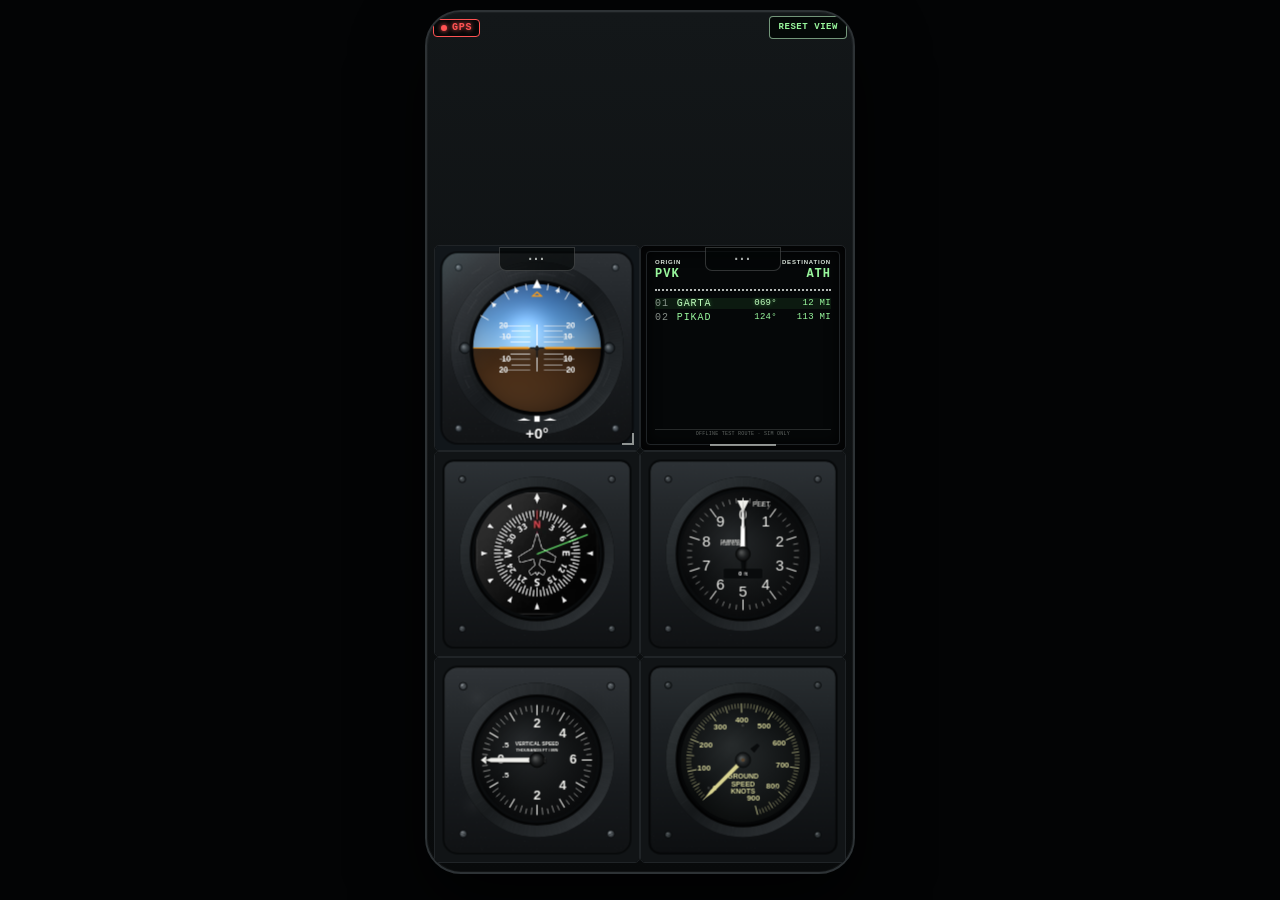
<file: webview-prototype/app/src/main/assets/instruments_nav.html>
<!doctype html>
<html lang="en">
<head>
<meta charset="utf-8">
<meta name="viewport" content="width=device-width,initial-scale=1,maximum-scale=1,user-scalable=no,viewport-fit=cover">
<title>Aircraft Dials — Smartphone Panel</title>
<style>
*{box-sizing:border-box}
html,body{
  margin:0;
  width:100%;
  min-height:100%;
  background:#030405;
  font-family:Arial,Helvetica,sans-serif;
  overscroll-behavior:none;
}
body{
  display:flex;
  align-items:center;
  justify-content:center;
  padding:10px;
}
.phone{
  position:relative;
  width:min(94vw,430px);
  aspect-ratio:390/844;
  max-height:96vh;
  padding:12px 7px 9px;
  border:2px solid #2d3235;
  border-radius:36px;
  overflow:hidden;
  background:
    linear-gradient(180deg,#131719 0%,#080a0b 100%);
  box-shadow:
    0 30px 70px rgba(0,0,0,.72),
    inset 0 0 0 1px rgba(255,255,255,.035);
}
.status-strip{
  position:absolute;
  z-index:200;
  top:max(3px,env(safe-area-inset-top));
  left:6px;
  right:6px;
  height:25px;
  display:flex;
  align-items:center;
  justify-content:space-between;
  pointer-events:none;
  font-family:'Lucida Console','Courier New',monospace;
}
.gps-status{
  display:inline-flex;
  align-items:center;
  gap:5px;
  padding:3px 7px;
  border:1px solid currentColor;
  border-radius:4px;
  background:rgba(2,4,4,.78);
  font-size:10px;
  line-height:1;
  font-weight:700;
  letter-spacing:.7px;
  text-shadow:0 0 5px currentColor;
}
.gps-status::before{
  content:'';
  width:6px;
  height:6px;
  border-radius:50%;
  background:currentColor;
  box-shadow:0 0 5px currentColor;
}
.gps-status.ok{color:#54f06d;}
.gps-status.bad{color:#ff5353;}
.reset-view-btn{
  pointer-events:auto;
  appearance:none;
  -webkit-appearance:none;
  border:1px solid rgba(190,246,201,.60);
  border-radius:4px;
  background:rgba(2,5,4,.82);
  color:#98f69c;
  padding:4px 8px;
  min-height:23px;
  font:700 9px/1 'Lucida Console','Courier New',monospace;
  letter-spacing:.55px;
  touch-action:manipulation;
  user-select:none;
  -webkit-user-select:none;
}
.reset-view-btn:active{
  background:rgba(32,78,39,.72);
}
.topbar{
  /* Keep the upper part of the phone completely free for a future taller NAV display. */
  display:none;
}
.speaker{display:none;}
.panel{
  height:100%;
  position:relative;
  display:grid;
  grid-template-columns:1fr 1fr;
  grid-template-rows:auto auto;
  gap:0;
  align-content:end;
}
.slot{
  min-width:0;
  min-height:0;
  position:relative;
  overflow:hidden;
  aspect-ratio:1/1;
  border-radius:5px;
  border:1px solid #202427;
  background:#070809;
  box-shadow:inset 0 0 12px rgba(0,0,0,.72);
}
/* The attitude and NAV panels are true floating windows.  Their geometry is
   managed by the pointer-control script and persisted in localStorage. */
.slot.attitude,
.slot.nav-slot{
  position:absolute;
  z-index:30;
  margin:0;
  touch-action:none;
}
.slot.attitude{
  width:50%;
  height:auto;
  aspect-ratio:1/1;
}
.slot.nav-slot{
  width:50%;
  height:190px;
  aspect-ratio:auto;
  padding:5px;
  background:#050607;
}
.fixed-instrument{
  z-index:1;
}
.float-drag-handle{
  position:absolute;
  z-index:70;
  left:50%;
  top:1px;
  transform:translateX(-50%);
  width:76px;
  height:24px;
  display:flex;
  align-items:center;
  justify-content:center;
  border-radius:0 0 7px 7px;
  background:rgba(4,6,7,.68);
  border:1px solid rgba(230,235,232,.20);
  color:rgba(230,235,232,.72);
  font:700 14px/1 Arial,sans-serif;
  letter-spacing:2px;
  user-select:none;
  -webkit-user-select:none;
  -webkit-touch-callout:none;
  touch-action:none;
  pointer-events:auto;
  cursor:move;
}
.float-drag-handle::after{content:'···';}
.resize-handle-square{
  position:absolute;
  z-index:75;
  right:1px;
  bottom:1px;
  width:34px;
  height:34px;
  touch-action:none;
  cursor:nwse-resize;
}
.resize-handle-square::after{
  content:'';
  position:absolute;
  right:4px;
  bottom:4px;
  width:10px;
  height:10px;
  border-right:2px solid rgba(235,239,235,.58);
  border-bottom:2px solid rgba(235,239,235,.58);
}
.resize-handle-y{
  position:absolute;
  z-index:75;
  left:50%;
  bottom:0;
  transform:translateX(-50%);
  width:86px;
  height:28px;
  touch-action:none;
  cursor:ns-resize;
}
.resize-handle-y::after{
  content:'';
  position:absolute;
  left:10px;
  right:10px;
  bottom:4px;
  border-bottom:2px solid rgba(235,239,235,.58);
}
.nav-computer{
  width:100%;
  height:100%;
  border:1px solid #202427;
  border-radius:4px;
  background:#050708;
  box-shadow:inset 0 0 14px rgba(0,0,0,.8);
  padding:7px 8px 6px;
  display:flex;
  flex-direction:column;
  gap:6px;
}
.nav-top{
  display:flex;
  align-items:flex-start;
  justify-content:space-between;
  gap:10px;
}
.nav-entry{
  flex:1 1 0;
  min-width:0;
  display:flex;
  flex-direction:column;
  gap:2px;
}
.nav-entry.right{
  align-items:flex-end;
  text-align:right;
}
.nav-entry label{
  font-size:6px;
  line-height:1;
  letter-spacing:.8px;
  color:#dbe6dc;
  font-weight:700;
}
.nav-entry input{
  width:100%;
  max-width:74px;
  height:14px;
  padding:0;
  border:0;
  outline:none;
  background:transparent;
  color:#98f69c;
  font-family:'Lucida Console','Courier New',monospace;
  font-size:12px;
  line-height:1;
  font-weight:700;
  letter-spacing:1px;
  text-transform:uppercase;
  caret-color:#98f69c;
}
.nav-entry.left input{ text-align:left; }
.nav-entry.right input{ text-align:right; }
.nav-entry input::placeholder{
  color:rgba(152,246,156,.33);
}
.nav-separator{
  margin-top:2px;
  border-top:2px dotted rgba(215,220,217,.9);
  opacity:.92;
}
.nav-waypoints{
  flex:1 1 auto;
  min-height:0;
  display:flex;
  flex-direction:column;
  gap:3px;
  padding-top:1px;
  font-family:'Lucida Console','Courier New',monospace;
  color:#98f69c;
}
.nav-wpt-row{
  display:flex;
  align-items:center;
  justify-content:space-between;
  gap:8px;
  font-size:10px;
  line-height:1.1;
  letter-spacing:.9px;
  white-space:nowrap;
}
.nav-wpt-index{
  color:rgba(219,230,220,.6);
  min-width:10px;
}
.nav-wpt-name{
  flex:1 1 auto;
  overflow:hidden;
  text-overflow:ellipsis;
}
.nav-wpt-bearing{
  flex:0 0 auto;
  min-width:36px;
  text-align:right;
  color:#98f69c;
  font-size:9px;
  letter-spacing:.3px;
}
.nav-wpt-distance{
  flex:0 0 auto;
  min-width:46px;
  text-align:right;
  color:#98f69c;
  font-size:9px;
  letter-spacing:.3px;
}
.nav-wpt-row.nav-active{
  background:rgba(90,255,120,.08);
}
.nav-wpt-row.nav-active .nav-wpt-name,
.nav-wpt-row.nav-active .nav-wpt-bearing{
  color:#c2ffbf;
  text-shadow:0 0 4px rgba(116,255,126,.45);
}
.nav-empty{
  color:rgba(152,246,156,.48);
}
.nav-credit{
  flex:0 0 auto;
  margin-top:1px;
  padding-top:2px;
  border-top:1px solid rgba(215,220,217,.16);
  color:rgba(219,230,220,.43);
  font-family:'Lucida Console','Courier New',monospace;
  font-size:5px;
  line-height:1.15;
  letter-spacing:.25px;
  text-align:center;
  white-space:nowrap;
}
.nav-credit a{
  color:rgba(152,246,156,.54);
  text-decoration:none;
}
.slot canvas{
  width:100%;
  height:100%;
  display:block;
}
/* The original dial artwork leaves a generous internal margin.  A small scale-up
   makes adjacent instrument bezels sit much closer without changing the artwork. */
.slot:not(.nav-slot) canvas{
  transform:scale(1.065);
  transform-origin:center center;
}
.caption{
  display:none;
  position:absolute;
  z-index:5;
  left:5px;
  bottom:4px;
  color:rgba(238,239,235,.48);
  font-size:7px;
  line-height:1;
  letter-spacing:.65px;
  pointer-events:none;
  text-shadow:0 1px 2px #000;
}
.hidden-ui{
  position:absolute!important;
  width:1px!important;
  height:1px!important;
  overflow:hidden!important;
  clip-path:inset(50%)!important;
  white-space:nowrap!important;
  opacity:0!important;
  pointer-events:none!important;
}
.sensor-hint{
  position:absolute;
  z-index:20;
  right:8px;
  top:8px;
  font-size:7px;
  color:rgba(255,255,255,.32);
  pointer-events:none;
  letter-spacing:.4px;
}
@media(max-width:480px){
  body{padding:0}
  .phone{
    width:100vw;
    height:100dvh;
    max-height:none;
    aspect-ratio:auto;
    border:0;
    border-radius:0;
    padding:max(3px,env(safe-area-inset-top)) 2px max(3px,env(safe-area-inset-bottom));
  }
}
</style>
</head>
<body>
<div class="phone" id="phonePanel">
  <div class="status-strip" aria-label="GPS status and view controls">
    <div id="gpsStatus" class="gps-status bad" aria-live="polite">GPS</div>
    <button id="resetViewBtn" class="reset-view-btn" type="button">RESET VIEW</button>
  </div>
  <div class="topbar"><div class="speaker"></div></div>
  <div class="panel">
    <div class="slot attitude" id="attitudeWindow">
      <canvas id="attCanvas"></canvas>
      <div class="float-drag-handle" id="attitudeDragHandle" aria-label="Move artificial horizon"></div>
      <div class="resize-handle-square" id="attitudeResizeHandle" aria-label="Resize artificial horizon"></div>
    </div>
    <div class="slot nav-slot" id="navWindow">
      <div class="nav-computer" aria-label="Cockpit navigation computer">
        <div class="nav-top">
          <div class="nav-entry left">
            <label for="navOrigin">ORIGIN</label>
            <input id="navOrigin" type="text" inputmode="text" maxlength="4" value="PVK" placeholder="---" autocomplete="off" autocapitalize="characters" spellcheck="false">
          </div>
          <div class="nav-entry right">
            <label for="navDestination">DESTINATION</label>
            <input id="navDestination" type="text" inputmode="text" maxlength="4" value="ATH" placeholder="---" autocomplete="off" autocapitalize="characters" spellcheck="false">
          </div>
        </div>
        <div class="nav-separator" aria-hidden="true"></div>
        <div id="navWaypointList" class="nav-waypoints"></div>
        <div id="navCredit" class="nav-credit">ONLINE: <a href="https://flightplandatabase.com/">FLIGHT PLAN DATABASE</a> · SIM ONLY</div>
      </div>
      <div class="float-drag-handle" id="navDragHandle" aria-label="Move navigation window"></div>
      <div class="resize-handle-y" id="navResizeHandle" aria-label="Resize navigation window vertically"></div>
    </div>
    <div class="slot fixed-instrument">
      <canvas id="headingCanvas"></canvas>
    </div>
    <div class="slot fixed-instrument">
      <canvas id="altCanvas"></canvas>
    </div>
    <div class="slot fixed-instrument">
      <canvas id="vsiCanvas"></canvas>
    </div>
    <div class="slot fixed-instrument">
      <canvas id="speedCanvas"></canvas>
    </div>
  </div>

  <!-- Required by the original standalone scripts, but kept off the instrument faces. -->
  <button id="headingPermBtn" class="hidden-ui">Enable compass</button>
  <div id="headingReadout" class="hidden-ui"></div>
  <button id="altGpsBtn" class="hidden-ui">Enable GPS altitude</button>
  <div id="altReadout" class="hidden-ui"></div>
  <div id="speedStatus" class="hidden-ui"></div>
</div>

<script>
(function(){

const canvas = document.getElementById('attCanvas');

const state = {
  pitch: 0,
  roll: 0,
  nativeActive: false
};

window.setAttitude = function(pitchDeg, rollDeg){
  if (Number.isFinite(pitchDeg)) state.pitch = pitchDeg;
  if (Number.isFinite(rollDeg)) state.roll = rollDeg;
  state.nativeActive = true;
};

// Offscreen texture for the ball
const texCanvas = document.createElement('canvas');
const TEX = 320;
texCanvas.width = TEX;
texCanvas.height = TEX;
const texCtx = texCanvas.getContext('2d');
const imgData = texCtx.createImageData(TEX, TEX);
const px = imgData.data;

function fitCanvas(c){
  const rect = c.getBoundingClientRect();
  const dpr = window.devicePixelRatio || 1;
  const w = Math.max(1, Math.round(rect.width * dpr));
  const h = Math.max(1, Math.round(rect.height * dpr));
  if (c.width !== w || c.height !== h){
    c.width = w; c.height = h;
  }
  return {ctx:c.getContext('2d'), w, h};
}

function roundedRect(ctx,x,y,w,h,r){
  r = Math.min(r,w/2,h/2);
  ctx.beginPath();
  ctx.moveTo(x+r,y);
  ctx.arcTo(x+w,y,x+w,y+h,r);
  ctx.arcTo(x+w,y+h,x,y+h,r);
  ctx.arcTo(x,y+h,x,y,r);
  ctx.arcTo(x,y,x+w,y,r);
  ctx.closePath();
}

function drawScrew(ctx, cx, cy, r){
  const g = ctx.createRadialGradient(cx-r*0.3, cy-r*0.35, r*0.08, cx, cy, r);
  g.addColorStop(0, '#8d9499');
  g.addColorStop(0.4, '#596066');
  g.addColorStop(1, '#202529');
  ctx.beginPath();
  ctx.arc(cx, cy, r, 0, Math.PI*2);
  ctx.fillStyle = g;
  ctx.fill();
  ctx.strokeStyle = '#11161b';
  ctx.lineWidth = r*0.16;
  ctx.stroke();
  ctx.save();
  ctx.translate(cx, cy);
  ctx.rotate(-0.65);
  ctx.strokeStyle = '#535b63';
  ctx.lineWidth = r*0.18;
  ctx.lineCap = 'round';
  ctx.beginPath();
  ctx.moveTo(-r*0.52,0);
  ctx.lineTo(r*0.52,0);
  ctx.stroke();
  ctx.restore();
}

function drawTrunnion(ctx, cx, cy, r){
  const g = ctx.createRadialGradient(cx-r*0.25, cy-r*0.25, r*0.12, cx, cy, r);
  g.addColorStop(0, '#6c747a');
  g.addColorStop(0.42, '#3c4348');
  g.addColorStop(1, '#161b1f');
  ctx.beginPath();
  ctx.arc(cx, cy, r, 0, Math.PI*2);
  ctx.fillStyle = g;
  ctx.fill();
  ctx.strokeStyle = '#0b0e10';
  ctx.lineWidth = r*0.18;
  ctx.stroke();
}

function drawBankScale(ctx, cx, cy, r, size){
  ctx.save();
  ctx.translate(cx, cy);

  // white bank ticks across the top arc
  ctx.strokeStyle = '#f3f5f6';
  ctx.lineWidth = size*0.0042;
  const marks = [-60,-45,-30,-20,-10,10,20,30,45,60];
  marks.forEach(d => {
    const a = d * Math.PI / 180;
    const major = Math.abs(d) === 30 || Math.abs(d) === 60;
    const inner = r * (major ? 0.84 : 0.88);
    const outer = r * 0.98;
    const x1 = Math.sin(a) * inner;
    const y1 = -Math.cos(a) * inner;
    const x2 = Math.sin(a) * outer;
    const y2 = -Math.cos(a) * outer;
    ctx.beginPath();
    ctx.moveTo(x1,y1);
    ctx.lineTo(x2,y2);
    ctx.stroke();
  });

  // side white triangular markers
  [-45, -20, 20, 45].forEach((d) => {
    const a = d * Math.PI / 180;
    const rr = r * 0.93;
    const tx = Math.sin(a) * rr;
    const ty = -Math.cos(a) * rr;
    ctx.save();
    ctx.translate(tx, ty);
    ctx.rotate(a);
    ctx.fillStyle = '#f3f5f6';
    ctx.beginPath();
    ctx.moveTo(0, -size*0.010);
    ctx.lineTo(-size*0.012, size*0.010);
    ctx.lineTo(size*0.012, size*0.010);
    ctx.closePath();
    ctx.fill();
    ctx.restore();
  });

  // top white reference triangle
  ctx.fillStyle = '#ffffff';
  ctx.beginPath();
  ctx.moveTo(0, -r*1.03);
  ctx.lineTo(-size*0.020, -r*0.90);
  ctx.lineTo(size*0.020, -r*0.90);
  ctx.closePath();
  ctx.fill();

  // inner orange cue triangle
  ctx.strokeStyle = '#f39a1e';
  ctx.lineWidth = size*0.006;
  ctx.beginPath();
  ctx.moveTo(0, -r*0.84);
  ctx.lineTo(-size*0.020, -r*0.78);
  ctx.lineTo(size*0.020, -r*0.78);
  ctx.closePath();
  ctx.stroke();

  ctx.restore();
}
function drawAircraftSymbol(ctx, cx, cy, size){
  ctx.save();

  // orange horizon reference bar
  ctx.strokeStyle = '#f39a1e';
  ctx.lineWidth = size*0.010;
  ctx.lineCap = 'round';
  ctx.beginPath();
  ctx.moveTo(cx - size*0.17, cy);
  ctx.lineTo(cx - size*0.042, cy);
  ctx.moveTo(cx + size*0.042, cy);
  ctx.lineTo(cx + size*0.17, cy);
  ctx.stroke();

  // dark center airplane / reference shape
  ctx.strokeStyle = '#1a1c1e';
  ctx.lineWidth = size*0.007;
  ctx.lineCap = 'round';
  ctx.beginPath();
  ctx.moveTo(cx - size*0.030, cy);
  ctx.lineTo(cx - size*0.012, cy);
  ctx.lineTo(cx, cy + size*0.010);
  ctx.lineTo(cx + size*0.012, cy);
  ctx.lineTo(cx + size*0.030, cy);
  ctx.moveTo(cx, cy - size*0.008);
  ctx.lineTo(cx, cy + size*0.040);
  ctx.stroke();

  ctx.restore();
}
function drawBottomMarkers(ctx, cx, bodyY, bodyH, size){
  ctx.save();
  ctx.fillStyle = '#ffffff';
  const yy = bodyY + bodyH*0.88;
  const bw = size*0.035;
  const bh = size*0.012;

  ctx.beginPath();
  ctx.moveTo(cx - bw*2.6, yy);
  ctx.lineTo(cx - bw*1.7, yy - bh);
  ctx.lineTo(cx - bw*0.8, yy);
  ctx.closePath();
  ctx.fill();

  const squareTopY = yy - bh*1.8;
  const squareH = bh*2.2;
  ctx.fillRect(cx - bw*0.35, squareTopY, bw*0.7, squareH);

  ctx.beginPath();
  ctx.moveTo(cx + bw*0.8, yy);
  ctx.lineTo(cx + bw*1.7, yy - bh);
  ctx.lineTo(cx + bw*2.6, yy);
  ctx.closePath();
  ctx.fill();
  ctx.restore();

  return { squareBottomY: squareTopY + squareH };
}

// Render a true-looking spherical attitude ball by shading each pixel
// Render a spherical attitude ball with graphics inspired by the new reference dial
function renderBallTexture(pitchDeg, rollDeg){
  const r = TEX * 0.5;
  const cx = TEX * 0.5;
  const cy = TEX * 0.5;

  const roll = rollDeg * Math.PI / 180;
  const pitch = pitchDeg * Math.PI / 180;

  const cr = Math.cos(-roll), sr = Math.sin(-roll);
  const cp = Math.cos(-pitch), sp = Math.sin(-pitch);

  function rotateToBallLocal(x,y,z){
    let x1 = x*cr - y*sr;
    let y1 = x*sr + y*cr;
    let z1 = z;
    let x2 = x1;
    let y2 = y1*cp - z1*sp;
    let z2 = y1*sp + z1*cp;
    return [x2,y2,z2];
  }

  // Ball-local point -> visible projected point on the displayed sphere.
  // This is the exact inverse of rotateToBallLocal(), so labels and lines
  // now move together in the same direction.
  function projectBallPoint(lon, lat){
    // local coordinates on unit sphere
    const x = Math.sin(lon) * Math.cos(lat);
    const y = Math.sin(lat);
    const z = Math.cos(lon) * Math.cos(lat);

    // Forward pitch rotation: Rx(+pitch)
    const xp = x;
    const yp = y*Math.cos(pitch) - z*Math.sin(pitch);
    const zp = y*Math.sin(pitch) + z*Math.cos(pitch);

    // Forward roll rotation: Rz(+roll)
    const xv = xp*Math.cos(roll) - yp*Math.sin(roll);
    const yv = xp*Math.sin(roll) + yp*Math.cos(roll);
    const zv = zp;

    return {x: cx + xv*r, y: cy + yv*r, z: zv};
  }

  function skyColor(t){
    const top = [145, 198, 242];
    const mid = [88, 150, 212];
    const bot = [58, 110, 174];
    if (t < 0.5){
      const u = t/0.5;
      return [
        top[0] + (mid[0]-top[0])*u,
        top[1] + (mid[1]-top[1])*u,
        top[2] + (mid[2]-top[2])*u
      ];
    }
    const u = (t-0.5)/0.5;
    return [
      mid[0] + (bot[0]-mid[0])*u,
      mid[1] + (bot[1]-mid[1])*u,
      mid[2] + (bot[2]-mid[2])*u
    ];
  }

  function groundColor(t){
    const top = [113, 74, 42];
    const mid = [86, 54, 28];
    const bot = [45, 28, 14];
    if (t < 0.5){
      const u = t/0.5;
      return [
        top[0] + (mid[0]-top[0])*u,
        top[1] + (mid[1]-top[1])*u,
        top[2] + (mid[2]-top[2])*u
      ];
    }
    const u = (t-0.5)/0.5;
    return [
      mid[0] + (bot[0]-mid[0])*u,
      mid[1] + (bot[1]-mid[1])*u,
      mid[2] + (bot[2]-mid[2])*u
    ];
  }

  function onPitchLine(elev, lon, deg){
    const lat = deg * Math.PI / 180;
    const major = deg % 10 === 0;
    const lineHalf = (major ? 0.62 : 0.42);
    const gap = 0.11;
    const thick = major ? 0.008 : 0.006;
    if (Math.abs(elev - lat) < thick){
      const a = Math.abs(lon);
      if (a > gap && a < lineHalf) return true;
    }
    return false;
  }

  function onCenterShortBar(elev, lon){
    return Math.abs(elev) < 0.010 && Math.abs(lon) < 0.10;
  }

  const light = [-0.40, -0.52, 0.82];

  for(let y=0; y<TEX; y++){
    for(let x=0; x<TEX; x++){
      const idx = (y*TEX + x) * 4;
      const nx = (x + 0.5 - cx) / r;
      const ny = (y + 0.5 - cy) / r;
      const rr = nx*nx + ny*ny;

      if (rr > 1){
        px[idx+0]=0; px[idx+1]=0; px[idx+2]=0; px[idx+3]=0;
        continue;
      }

      const nz = Math.sqrt(1 - rr);
      const p = rotateToBallLocal(nx, ny, nz);
      const bx = p[0], by = p[1], bz = p[2];
      const elev = Math.asin(by);
      const lon = Math.atan2(bx, bz);

      let col;
      // Color convention: blue is up, brown is down
      if (by >= 0){
        const t = Math.min(1, Math.max(0, (1 - by) * 0.85));
        col = groundColor(t);
      } else {
        const t = Math.min(1, Math.max(0, (-by) * 1.10));
        col = skyColor(t);
      }

      // orange horizon
      if (Math.abs(by) < 0.010){
        col = [243, 154, 30];
      }

      // white pitch ladder lines
      for (let d=-20; d<=20; d+=5){
        if (d !== 0 && onPitchLine(elev, lon, d)){
          col = [240,243,245];
        }
      }

      // short center orange horizon segment
      if (onCenterShortBar(elev, lon)){
        col = [243, 154, 30];
      }

      // white center vertical pitch scale
      if (Math.abs(bx) < 0.008 && Math.abs(by) < 0.36){
        col = [240,243,245];
      }

      // center small dark hub
      if (Math.abs(bx) < 0.025 && Math.abs(by) < 0.025){
        col = [40, 34, 26];
      }

      // spherical shading
      let shade = 0.68 + 0.32*(nx*light[0] + ny*light[1] + nz*light[2]);
      shade *= (0.90 + 0.10*nz);
      shade = Math.max(0.20, Math.min(1.12, shade));

      const spec = Math.pow(Math.max(0, nx*(-0.16) + ny*(-0.30) + nz*(0.94)), 18) * 0.22;

      px[idx+0] = Math.max(0, Math.min(255, col[0]*shade + 255*spec));
      px[idx+1] = Math.max(0, Math.min(255, col[1]*shade + 255*spec));
      px[idx+2] = Math.max(0, Math.min(255, col[2]*shade + 255*spec));
      px[idx+3] = 255;
    }
  }

  texCtx.putImageData(imgData, 0, 0);

  // Draw pitch numbers ON the ball texture so they move with the ladder lines
  texCtx.save();
  texCtx.fillStyle = '#f1f4f5';
  texCtx.font = `bold ${Math.round(TEX*0.062)}px Arial`;
  texCtx.textBaseline = 'middle';

  function drawMovingPair(text, deg, lonMag){
    const lat = deg * Math.PI / 180;
    const eps = 0.018;

    function drawOne(lon, align, offsetSign){
      const p = projectBallPoint(lon, lat);
      if (p.z <= 0.02) return;

      // Find the local tangent of the same pitch line after projection.
      // The number therefore rolls exactly with its corresponding line.
      const p1 = projectBallPoint(lon - eps, lat);
      const p2 = projectBallPoint(lon + eps, lat);
      const angle = Math.atan2(p2.y - p1.y, p2.x - p1.x);

      texCtx.save();
      texCtx.translate(p.x, p.y);
      texCtx.rotate(angle);
      texCtx.textAlign = align;
      texCtx.fillText(text, offsetSign * TEX*0.014, 0);
      texCtx.restore();
    }

    drawOne(-lonMag, 'right', -1);
    drawOne( lonMag, 'left',   1);
  }

  // Same pitch values as the major pitch lines
  drawMovingPair('20',  20, 0.46);
  drawMovingPair('10',  10, 0.39);
  drawMovingPair('10', -10, 0.39);
  drawMovingPair('20', -20, 0.46);

  texCtx.restore();
}
function ringPath(ctx, cx, cy, outerR, innerR){
  ctx.beginPath();
  ctx.arc(cx, cy, outerR, 0, Math.PI*2);
  ctx.arc(cx, cy, innerR, 0, Math.PI*2, true);
  ctx.closePath();
}

function drawBrushedUsedRing(ctx, cx, cy, outerR, innerR, baseCols){
  // Base anodized dark-gray aluminum
  const g = ctx.createLinearGradient(cx-outerR, cy-outerR, cx+outerR, cy+outerR);
  g.addColorStop(0, baseCols[0]);
  g.addColorStop(0.18, baseCols[1]);
  g.addColorStop(0.50, baseCols[2]);
  g.addColorStop(0.82, baseCols[3]);
  g.addColorStop(1, baseCols[4]);

  ctx.save();
  ringPath(ctx, cx, cy, outerR, innerR);
  ctx.fillStyle = g;
  ctx.fill('evenodd');

  // Brushed aluminum streaks
  ctx.clip('evenodd');
  for(let i=0; i<160; i++){
    const t = i / 160;
    const ang = -0.85 + t * 1.75;
    const r1 = innerR + (outerR-innerR) * (0.10 + 0.75 * ((i*37)%97)/96);
    const len = (outerR-innerR) * (0.42 + 0.28 * ((i*19)%31)/30);
    const x1 = cx + Math.cos(ang) * r1;
    const y1 = cy + Math.sin(ang) * r1;
    const x2 = cx + Math.cos(ang) * (r1 + len);
    const y2 = cy + Math.sin(ang) * (r1 + len);

    const alpha = 0.018 + (((i*13)%11)/10) * 0.020;
    ctx.strokeStyle = `rgba(255,255,255,${alpha.toFixed(3)})`;
    ctx.lineWidth = 0.8 + (((i*11)%9)/8) * 0.9;
    ctx.beginPath();
    ctx.moveTo(x1,y1);
    ctx.lineTo(x2,y2);
    ctx.stroke();
  }

  // Slightly polished edge highlights
  ctx.strokeStyle = 'rgba(255,255,255,0.17)';
  ctx.lineWidth = Math.max(1, (outerR-innerR) * 0.11);
  ctx.beginPath();
  ctx.arc(cx, cy, outerR - (outerR-innerR)*0.22, -2.35, -1.18);
  ctx.stroke();

  ctx.strokeStyle = 'rgba(255,255,255,0.09)';
  ctx.lineWidth = Math.max(1, (outerR-innerR) * 0.07);
  ctx.beginPath();
  ctx.arc(cx, cy, innerR + (outerR-innerR)*0.40, 0.55, 1.55);
  ctx.stroke();

  // Slightly worn darker patches
  ctx.strokeStyle = 'rgba(0,0,0,0.14)';
  ctx.lineWidth = Math.max(1, (outerR-innerR) * 0.12);
  ctx.beginPath();
  ctx.arc(cx, cy, outerR - (outerR-innerR)*0.35, 1.85, 2.85);
  ctx.stroke();

  // Fine scuffs: used but not old
  for(let i=0; i<18; i++){
    const a = -2.2 + i*0.24;
    const rr = innerR + (outerR-innerR) * (0.48 + 0.18 * Math.sin(i*1.7));
    const span = 0.035 + (i % 3) * 0.01;
    ctx.strokeStyle = i % 4 === 0 ? 'rgba(255,255,255,0.12)' : 'rgba(0,0,0,0.11)';
    ctx.lineWidth = 0.8 + (i % 3) * 0.5;
    ctx.beginPath();
    ctx.arc(cx, cy, rr, a, a + span);
    ctx.stroke();
  }

  ctx.restore();
}


function seededNoise(n){
  const x = Math.sin(n * 12.9898 + 78.233) * 43758.5453;
  return x - Math.floor(x);
}


function drawDialNumbers(ctx, cx, cy, size){
  ctx.save();
  ctx.fillStyle = '#f1f4f5';
  ctx.font = `bold ${Math.round(size*0.032)}px Arial`;
  ctx.textBaseline = 'middle';

  function drawPair(txt, y, xoff){
    // left number sits just outside the left pitch line
    ctx.textAlign = 'right';
    ctx.fillText(txt, cx - xoff, y);

    // right number sits just outside the right pitch line
    ctx.textAlign = 'left';
    ctx.fillText(txt, cx + xoff, y);
  }

  // numbers aligned to the same vertical levels as the pitch bars
  drawPair('20', cy - size*0.145, size*0.070);
  drawPair('10', cy - size*0.072, size*0.058);
  drawPair('10', cy + size*0.075, size*0.058);
  drawPair('20', cy + size*0.145, size*0.070);

  ctx.restore();
}

function drawMatteAircraftBezel(ctx, cx, cy, size, bodyX, bodyY, bodyW, bodyH, bezelR){
  // Based on the new reference: black painted / enamel-style instrument bezel,
  // satin black, slightly pebbled/cast, lightly used, not metallic gray.

  const face = ctx.createLinearGradient(bodyX, bodyY, bodyX, bodyY + bodyH);
  face.addColorStop(0, '#2e3236');
  face.addColorStop(0.22, '#25292d');
  face.addColorStop(0.58, '#1a1d20');
  face.addColorStop(1, '#121416');
  ctx.fillStyle = face;
  roundedRect(ctx, bodyX, bodyY, bodyW, bodyH, size*0.075);
  ctx.fill();

  // Cast / orange-peel paint texture
  ctx.save();
  roundedRect(ctx, bodyX, bodyY, bodyW, bodyH, size*0.075);
  ctx.clip();

  for(let i=0;i<2600;i++){
    const rx = seededNoise(i*2.17);
    const ry = seededNoise(i*6.91);
    const rr = 0.35 + seededNoise(i*5.13)*1.35;
    const alpha = 0.010 + seededNoise(i*9.11)*0.020;
    ctx.fillStyle = seededNoise(i*4.31) > 0.45
      ? `rgba(255,255,255,${alpha})`
      : `rgba(0,0,0,${alpha*1.05})`;
    ctx.beginPath();
    ctx.arc(bodyX + rx*bodyW, bodyY + ry*bodyH, rr*size*0.0020, 0, Math.PI*2);
    ctx.fill();
  }

  for(let i=0;i<520;i++){
    const rx = seededNoise(i*12.4);
    const ry = seededNoise(i*7.6);
    const rr = size*(0.004 + seededNoise(i*2.9)*0.004);
    const gx = bodyX + rx*bodyW;
    const gy = bodyY + ry*bodyH;
    const blob = ctx.createRadialGradient(gx, gy, 0, gx, gy, rr);
    blob.addColorStop(0, i%2===0 ? 'rgba(255,255,255,0.030)' : 'rgba(0,0,0,0.040)');
    blob.addColorStop(1, 'rgba(0,0,0,0)');
    ctx.fillStyle = blob;
    ctx.beginPath();
    ctx.arc(gx, gy, rr, 0, Math.PI*2);
    ctx.fill();
  }

  // faint handling / wipe marks
  for(let i=0;i<180;i++){
    const yy = bodyY + seededNoise(i*3.1) * bodyH;
    const xx = bodyX + seededNoise(i*7.2) * bodyW * 0.28;
    const len = bodyW * (0.40 + seededNoise(i*4.7)*0.45);
    const alpha = 0.008 + seededNoise(i*2.5)*0.012;
    ctx.strokeStyle = i % 2 === 0
      ? `rgba(255,255,255,${alpha})`
      : `rgba(0,0,0,${alpha})`;
    ctx.lineWidth = size*0.0010 + seededNoise(i*8.1)*size*0.0011;
    ctx.beginPath();
    ctx.moveTo(xx, yy);
    ctx.lineTo(Math.min(bodyX+bodyW, xx+len), yy + (seededNoise(i*5.4)-0.5)*size*0.002);
    ctx.stroke();
  }

  // soft satin sheen
  const sheen = ctx.createLinearGradient(bodyX, bodyY, bodyX+bodyW, bodyY+bodyH);
  sheen.addColorStop(0, 'rgba(255,255,255,0.07)');
  sheen.addColorStop(0.12, 'rgba(255,255,255,0.02)');
  sheen.addColorStop(0.30, 'rgba(255,255,255,0.00)');
  sheen.addColorStop(0.75, 'rgba(0,0,0,0.00)');
  sheen.addColorStop(1, 'rgba(0,0,0,0.10)');
  ctx.fillStyle = sheen;
  roundedRect(ctx, bodyX, bodyY, bodyW, bodyH, size*0.075);
  ctx.fill();

  ctx.restore();

  // outline and subtle top edge
  ctx.strokeStyle = '#090b0d';
  ctx.lineWidth = size*0.010;
  roundedRect(ctx, bodyX, bodyY, bodyW, bodyH, size*0.075);
  ctx.stroke();

  ctx.strokeStyle = 'rgba(255,255,255,0.045)';
  ctx.lineWidth = size*0.0022;
  roundedRect(ctx, bodyX + size*0.006, bodyY + size*0.006,
              bodyW - size*0.012, bodyH - size*0.012, size*0.067);
  ctx.stroke();

  // recessed circular opening
  const recessOuter = bezelR*1.09;
  const recessInner = bezelR*0.88;

  const cavity = ctx.createRadialGradient(cx, cy, recessInner*0.68, cx, cy, recessOuter);
  cavity.addColorStop(0, '#0f1113');
  cavity.addColorStop(0.72, '#090b0c');
  cavity.addColorStop(1, '#010202');
  ctx.fillStyle = cavity;
  ctx.beginPath();
  ctx.arc(cx, cy, recessOuter, 0, Math.PI*2);
  ctx.fill();

  // inner lip, black painted, smoother from rubbing/use
  ctx.save();
  ctx.beginPath();
  ctx.arc(cx, cy, recessOuter, 0, Math.PI*2);
  ctx.arc(cx, cy, recessInner, 0, Math.PI*2, true);
  ctx.closePath();

  const lip = ctx.createLinearGradient(cx-recessOuter, cy-recessOuter, cx+recessOuter, cy+recessOuter);
  lip.addColorStop(0, '#3d4246');
  lip.addColorStop(0.18, '#2a2e32');
  lip.addColorStop(0.50, '#171a1d');
  lip.addColorStop(0.82, '#24282b');
  lip.addColorStop(1, '#44494e');
  ctx.fillStyle = lip;
  ctx.fill('evenodd');
  ctx.clip('evenodd');

  for(let i=0;i<360;i++){
    const a = i/360 * Math.PI*2;
    const r1 = recessInner + (recessOuter-recessInner)*(0.08 + 0.18*seededNoise(i*2.8));
    const r2 = recessOuter - (recessOuter-recessInner)*(0.06 + 0.12*seededNoise(i*4.1));
    const alpha = 0.008 + seededNoise(i*7.9)*0.016;
    ctx.strokeStyle = i % 2 === 0
      ? `rgba(255,255,255,${alpha})`
      : `rgba(0,0,0,${alpha*1.1})`;
    ctx.lineWidth = 0.45 + seededNoise(i*6.3)*0.65;
    ctx.beginPath();
    ctx.moveTo(cx + Math.cos(a)*r1, cy + Math.sin(a)*r1);
    ctx.lineTo(cx + Math.cos(a)*r2, cy + Math.sin(a)*r2);
    ctx.stroke();
  }

  for(let i=0;i<24;i++){
    const rr = recessInner + (recessOuter-recessInner)*(0.20 + seededNoise(i*5.7)*0.55);
    const a0 = seededNoise(i*2.2) * Math.PI*2;
    const span = 0.10 + seededNoise(i*3.6)*0.24;
    ctx.strokeStyle = i % 2 === 0 ? 'rgba(255,255,255,0.045)' : 'rgba(0,0,0,0.055)';
    ctx.lineWidth = 0.8 + seededNoise(i*8.5)*0.5;
    ctx.beginPath();
    ctx.arc(cx, cy, rr, a0, a0+span);
    ctx.stroke();
  }
  ctx.restore();

  // dark shadow under lip
  ctx.strokeStyle = 'rgba(0,0,0,0.78)';
  ctx.lineWidth = size*0.009;
  ctx.beginPath();
  ctx.arc(cx, cy, recessInner, 0, Math.PI*2);
  ctx.stroke();

  // used but not abused edge wear
  ctx.save();
  ctx.lineCap = 'round';
  const scratches = [
    [bodyX+bodyW*0.16, bodyY+bodyH*0.11, 0.050, -0.55],
    [bodyX+bodyW*0.73, bodyY+bodyH*0.08, 0.038,  0.22],
    [bodyX+bodyW*0.12, bodyY+bodyH*0.65, 0.045, -0.12],
    [bodyX+bodyW*0.79, bodyY+bodyH*0.77, 0.045,  0.46],
    [bodyX+bodyW*0.55, bodyY+bodyH*0.91, 0.026, -0.30],
    [bodyX+bodyW*0.86, bodyY+bodyH*0.47, 0.020, -0.42]
  ];
  scratches.forEach((s,idx)=>{
    const [sx,sy,length,ang] = s;
    ctx.strokeStyle = idx%2===0 ? 'rgba(220,225,228,0.15)' : 'rgba(0,0,0,0.18)';
    ctx.lineWidth = size*0.0014;
    ctx.beginPath();
    ctx.moveTo(sx, sy);
    ctx.lineTo(sx + Math.cos(ang)*size*length, sy + Math.sin(ang)*size*length);
    ctx.stroke();
  });

  ctx.strokeStyle = 'rgba(185,190,194,0.12)';
  ctx.lineWidth = size*0.0028;
  ctx.beginPath();
  ctx.arc(cx, cy, recessOuter-size*0.003, -2.42, -1.72);
  ctx.stroke();
  ctx.beginPath();
  ctx.arc(cx, cy, recessOuter-size*0.003, 0.55, 1.10);
  ctx.stroke();
  ctx.restore();
}
// Device-held angle readout. Position is derived from the actual lower-center
// white square, so resizing the horizon cannot move the text back to the old corner.
const DEVICE_ANGLE_FONT_SCALE = 0.068;  // exactly 2x the original 0.034 scale
const DEVICE_ANGLE_GAP_SCALE = 0.022;

function drawDeviceAngleReadout(ctx, centerX, squareBottomY, size, angleDeg){
  const x = centerX;
  const y = squareBottomY + size * DEVICE_ANGLE_GAP_SCALE;
  const value = Math.abs(angleDeg) < 0.05 ? 0 : angleDeg;

  ctx.save();
  ctx.fillStyle = '#ffffff';
  ctx.textAlign = 'center';
  ctx.textBaseline = 'top';
  ctx.font = `bold ${Math.max(12, Math.round(size * DEVICE_ANGLE_FONT_SCALE))}px Arial`;
  ctx.shadowColor = 'rgba(0,0,0,.95)';
  ctx.shadowBlur = Math.max(1, size*.008);
  ctx.fillText(`${value >= 0 ? '+' : ''}${value.toFixed(0)}°`, x, y);
  ctx.restore();
}

function draw(){
  const {ctx,w,h} = fitCanvas(canvas);
  ctx.clearRect(0,0,w,h);

  const size = Math.min(w,h);
  const cx = w/2;
  const cy = h/2;

  ctx.fillStyle = '#11161a';
  ctx.fillRect(0,0,w,h);

  // square case + matte dark-gray aircraft bezel
  const bodyX = cx - size*0.44;
  const bodyY = cy - size*0.44;
  const bodyW = size*0.88;
  const bodyH = size*0.88;
  const bezelR = size*0.365;

  drawMatteAircraftBezel(ctx, cx, cy, size, bodyX, bodyY, bodyW, bodyH, bezelR);

  // darker, more utilitarian screws
  drawScrew(ctx, bodyX + bodyW*0.09, bodyY + bodyH*0.08, size*0.016);
  drawScrew(ctx, bodyX + bodyW*0.91, bodyY + bodyH*0.08, size*0.016);
  drawScrew(ctx, bodyX + bodyW*0.09, bodyY + bodyH*0.92, size*0.016);
  drawScrew(ctx, bodyX + bodyW*0.91, bodyY + bodyH*0.92, size*0.016);

  // gimbal ring darker and more like black painted instrument hardware
  const ringOuter = size*0.332;
  const ringInner = size*0.312;
  ctx.save();
  ctx.beginPath();
  ctx.arc(cx, cy, ringOuter, 0, Math.PI*2);
  ctx.arc(cx, cy, ringInner, 0, Math.PI*2, true);
  ctx.closePath();
  const ringGrad = ctx.createLinearGradient(cx-ringOuter, cy-ringOuter, cx+ringOuter, cy+ringOuter);
  ringGrad.addColorStop(0, '#363a3e');
  ringGrad.addColorStop(0.20, '#23272a');
  ringGrad.addColorStop(0.50, '#15181a');
  ringGrad.addColorStop(0.80, '#25292c');
  ringGrad.addColorStop(1, '#3d4246');
  ctx.fillStyle = ringGrad;
  ctx.fill('evenodd');

  ctx.clip('evenodd');
  for(let i=0;i<260;i++){
    const a = i/260 * Math.PI*2;
    const r1 = ringInner + (ringOuter-ringInner)*(0.12 + 0.18*seededNoise(i*3.7));
    const r2 = ringOuter - (ringOuter-ringInner)*(0.08 + 0.12*seededNoise(i*4.9));
    const alpha = 0.010 + seededNoise(i*2.6)*0.016;
    ctx.strokeStyle = i % 3 === 0
      ? `rgba(255,255,255,${alpha})`
      : `rgba(0,0,0,${alpha})`;
    ctx.lineWidth = 0.5 + seededNoise(i*6.2)*0.6;
    ctx.beginPath();
    ctx.moveTo(cx + Math.cos(a)*r1, cy + Math.sin(a)*r1);
    ctx.lineTo(cx + Math.cos(a)*r2, cy + Math.sin(a)*r2);
    ctx.stroke();
  }
  for(let i=0;i<14;i++){
    const rr = ringInner + (ringOuter-ringInner)*(0.28 + seededNoise(i*4.4)*0.36);
    const a0 = seededNoise(i*3.1) * Math.PI*2;
    const span = 0.10 + seededNoise(i*8.8)*0.12;
    ctx.strokeStyle = i % 2 === 0 ? 'rgba(255,255,255,0.04)' : 'rgba(0,0,0,0.05)';
    ctx.lineWidth = 0.9;
    ctx.beginPath();
    ctx.arc(cx, cy, rr, a0, a0+span);
    ctx.stroke();
  }
  ctx.restore();

  drawTrunnion(ctx, cx - ringOuter, cy, size*0.025);
  drawTrunnion(ctx, cx + ringOuter, cy, size*0.025);

  // render and draw spherical ball
  // Restored tested attitude-indicator convention:
  // pitch-up moves the horizon down; roll uses the native tested sign.
  renderBallTexture(-state.pitch, state.roll);
  const ballR = size*0.300;

  ctx.save();
  ctx.beginPath();
  ctx.arc(cx, cy, ballR, 0, Math.PI*2);
  ctx.clip();
  ctx.drawImage(texCanvas, cx-ballR, cy-ballR, ballR*2, ballR*2);

  // extra glass sheen over ball
  const glass = ctx.createLinearGradient(cx - ballR*0.85, cy - ballR*0.85, cx + ballR*0.55, cy + ballR*0.55);
  glass.addColorStop(0, 'rgba(160,225,236,0.14)');
  glass.addColorStop(0.16, 'rgba(255,255,255,0.06)');
  glass.addColorStop(0.45, 'rgba(255,255,255,0)');
  glass.addColorStop(1, 'rgba(0,0,0,0)');
  ctx.fillStyle = glass;
  ctx.beginPath();
  ctx.arc(cx, cy, ballR, 0, Math.PI*2);
  ctx.fill();
  ctx.restore();

  // rim around the ball
  ctx.beginPath();
  ctx.arc(cx, cy, ballR, 0, Math.PI*2);
  ctx.strokeStyle = '#020304';
  ctx.lineWidth = size*0.012;
  ctx.stroke();

  drawBankScale(ctx, cx, cy, ballR*1.02, size);
  drawAircraftSymbol(ctx, cx, cy, size);
  const bottomMarkerInfo = drawBottomMarkers(ctx, cx, bodyY, bodyH, size);

  // subtle case reflection
  const refl = ctx.createLinearGradient(bodyX, bodyY, bodyX+bodyW, bodyY+bodyH);
  refl.addColorStop(0, 'rgba(95,200,210,0.10)');
  refl.addColorStop(0.16, 'rgba(255,255,255,0.03)');
  refl.addColorStop(0.38, 'rgba(255,255,255,0)');
  refl.addColorStop(1, 'rgba(0,0,0,0)');
  ctx.fillStyle = refl;
  roundedRect(ctx, bodyX, bodyY, bodyW, bodyH, size*0.08);
  ctx.fill();

  // Phone/device pitch angle in degrees: immediately below the actual white square.
  drawDeviceAngleReadout(ctx, cx, bottomMarkerInfo.squareBottomY, size, state.pitch);
}

window.addEventListener('resize', draw);

let t0 = performance.now();
function animate(ts){
  if (!state.nativeActive){
    state.pitch = 0;
    state.roll = 0;
  }
  draw();
  requestAnimationFrame(animate);
}

draw();
requestAnimationFrame(animate);

})();
</script>
<script>
(function(){

const canvas = document.getElementById('headingCanvas');
const readout = document.getElementById('headingReadout');
const permBtn = document.getElementById('headingPermBtn');

const dialImg = new Image();
dialImg.src = "[data-uri]";

const state = {
  heading: 0,
  demoHeading: 0,
  sensorActive: false,
  permissionAsked: false,
  smoothHeading: 0,
  navBearing: NaN
};

window.setNavBearing = function(bearingDeg){
  state.navBearing = Number.isFinite(bearingDeg) ? normalizeHeading(bearingDeg) : NaN;
};

window.setGpsHeading = function(trackDeg){
  if (!Number.isFinite(trackDeg)) return;
  state.heading = normalizeHeading(trackDeg);
  state.sensorActive = true;
};

function fitCanvas(c){
  const rect = c.getBoundingClientRect();
  const dpr = window.devicePixelRatio || 1;
  const w = Math.max(1, Math.round(rect.width*dpr));
  const h = Math.max(1, Math.round(rect.height*dpr));
  if(c.width !== w || c.height !== h){
    c.width = w;
    c.height = h;
  }
  return {ctx:c.getContext('2d'), w, h};
}

function roundedRect(ctx,x,y,w,h,r){
  r = Math.min(r,w/2,h/2);
  ctx.beginPath();
  ctx.moveTo(x+r,y);
  ctx.arcTo(x+w,y,x+w,y+h,r);
  ctx.arcTo(x+w,y+h,x,y+h,r);
  ctx.arcTo(x,y+h,x,y,r);
  ctx.arcTo(x,y,x+w,y,r);
  ctx.closePath();
}

function seed(n){
  const x=Math.sin(n*12.9898+78.233)*43758.5453;
  return x-Math.floor(x);
}

function drawScrew(ctx,cx,cy,r,angle){
  const g=ctx.createRadialGradient(cx-r*.3,cy-r*.3,r*.08,cx,cy,r);
  g.addColorStop(0,'#777d81');
  g.addColorStop(.42,'#474d51');
  g.addColorStop(1,'#171a1d');
  ctx.beginPath();
  ctx.arc(cx,cy,r,0,Math.PI*2);
  ctx.fillStyle=g;
  ctx.fill();
  ctx.strokeStyle='#07090a';
  ctx.lineWidth=r*.18;
  ctx.stroke();

  ctx.save();
  ctx.translate(cx,cy);
  ctx.rotate(angle);
  ctx.strokeStyle='#2b3033';
  ctx.lineWidth=r*.17;
  ctx.lineCap='round';
  ctx.beginPath();
  ctx.moveTo(-r*.52,0);
  ctx.lineTo(r*.52,0);
  ctx.stroke();
  ctx.restore();
}

function drawHousing(ctx,cx,cy,size){
  const x=cx-size*.43;
  const y=cy-size*.43;
  const w=size*.86;
  const h=size*.86;

  const g=ctx.createLinearGradient(x,y,x,y+h);
  g.addColorStop(0,'#2d3236');
  g.addColorStop(.25,'#23272a');
  g.addColorStop(.62,'#181b1e');
  g.addColorStop(1,'#101214');
  ctx.fillStyle=g;
  roundedRect(ctx,x,y,w,h,size*.045);
  ctx.fill();

  ctx.save();
  roundedRect(ctx,x,y,w,h,size*.045);
  ctx.clip();
  for(let i=0;i<2500;i++){
    const rx=seed(i*2.13);
    const ry=seed(i*6.37);
    const rr=size*(.0007+seed(i*3.17)*.0019);
    const a=.009+seed(i*4.9)*.024;
    ctx.fillStyle=seed(i*8.1)>.48
      ? `rgba(255,255,255,${a})`
      : `rgba(0,0,0,${a*1.1})`;
    ctx.beginPath();
    ctx.arc(x+rx*w,y+ry*h,rr,0,Math.PI*2);
    ctx.fill();
  }
  ctx.restore();

  ctx.strokeStyle='#07090a';
  ctx.lineWidth=size*.009;
  roundedRect(ctx,x,y,w,h,size*.045);
  ctx.stroke();

  ctx.strokeStyle='rgba(255,255,255,.04)';
  ctx.lineWidth=size*.002;
  roundedRect(ctx,x+size*.006,y+size*.006,w-size*.012,h-size*.012,size*.040);
  ctx.stroke();

  drawScrew(ctx,x+w*.10,y+h*.10,size*.016,-.55);
  drawScrew(ctx,x+w*.90,y+h*.10,size*.016,.45);
  drawScrew(ctx,x+w*.10,y+h*.90,size*.016,.35);
  drawScrew(ctx,x+w*.90,y+h*.90,size*.016,-.40);
}

function drawBezel(ctx,cx,cy,size){
  const outer=size*.355;
  const inner=size*.305;

  const cav=ctx.createRadialGradient(cx,cy,inner*.70,cx,cy,outer);
  cav.addColorStop(0,'#111315');
  cav.addColorStop(.72,'#080a0b');
  cav.addColorStop(1,'#010202');
  ctx.fillStyle=cav;
  ctx.beginPath();
  ctx.arc(cx,cy,outer,0,Math.PI*2);
  ctx.fill();

  ctx.save();
  ctx.beginPath();
  ctx.arc(cx,cy,outer,0,Math.PI*2);
  ctx.arc(cx,cy,inner,0,Math.PI*2,true);
  ctx.closePath();

  const ring=ctx.createLinearGradient(cx-outer,cy-outer,cx+outer,cy+outer);
  ring.addColorStop(0,'#43484c');
  ring.addColorStop(.18,'#2b3033');
  ring.addColorStop(.5,'#171a1c');
  ring.addColorStop(.82,'#282c2f');
  ring.addColorStop(1,'#484d51');
  ctx.fillStyle=ring;
  ctx.fill('evenodd');

  ctx.clip('evenodd');
  for(let i=0;i<420;i++){
    const a=i/420*Math.PI*2;
    const r1=inner+(outer-inner)*(.08+.18*seed(i*3.7));
    const r2=outer-(outer-inner)*(.06+.12*seed(i*4.9));
    const al=.008+seed(i*6.3)*.016;
    ctx.strokeStyle=i%2===0
      ? `rgba(255,255,255,${al})`
      : `rgba(0,0,0,${al*1.1})`;
    ctx.lineWidth=.45+seed(i*8.1)*.65;
    ctx.beginPath();
    ctx.moveTo(cx+Math.cos(a)*r1,cy+Math.sin(a)*r1);
    ctx.lineTo(cx+Math.cos(a)*r2,cy+Math.sin(a)*r2);
    ctx.stroke();
  }
  ctx.restore();

  ctx.strokeStyle='rgba(0,0,0,.78)';
  ctx.lineWidth=size*.010;
  ctx.beginPath();
  ctx.arc(cx,cy,inner,0,Math.PI*2);
  ctx.stroke();

  return {outer, inner};
}

function drawDialFromReference(ctx,cx,cy,size,innerR,heading){
  const r = innerR * 0.94;

  // dark background
  const face=ctx.createRadialGradient(cx-size*.05,cy-size*.07,size*.015,cx,cy,r);
  face.addColorStop(0,'#222527');
  face.addColorStop(.62,'#101213');
  face.addColorStop(1,'#070809');
  ctx.fillStyle=face;
  ctx.beginPath();
  ctx.arc(cx,cy,r,0,Math.PI*2);
  ctx.fill();

  // Clip to circular window
  ctx.save();
  ctx.beginPath();
  ctx.arc(cx,cy,r,0,Math.PI*2);
  ctx.clip();

  // Rotate exact dial image according to phone north.
  // We use the uploaded reference image itself and spin it as a compass card.
  ctx.translate(cx,cy);
  ctx.rotate(-heading * Math.PI / 180);

  // Scale so the dial graphic fills the circular area nicely
  const scale = (r * 2.25) / Math.min(dialImg.width, dialImg.height);
  const dw = dialImg.width * scale;
  const dh = dialImg.height * scale;

  ctx.drawImage(dialImg, -dw/2, -dh/2, dw, dh);
  ctx.restore();

  // Fixed top lubber triangle
  ctx.fillStyle = '#f4f5f3';
  ctx.beginPath();
  ctx.moveTo(cx, cy - r*0.98);
  ctx.lineTo(cx - size*0.014, cy - r*0.88);
  ctx.lineTo(cx + size*0.014, cy - r*0.88);
  ctx.closePath();
  ctx.fill();

  // subtle glass
  const glass=ctx.createLinearGradient(cx-r,cy-r,cx+r,cy+r);
  glass.addColorStop(0,'rgba(255,255,255,.10)');
  glass.addColorStop(.16,'rgba(255,255,255,.035)');
  glass.addColorStop(.42,'rgba(255,255,255,0)');
  glass.addColorStop(1,'rgba(0,0,0,.06)');
  ctx.fillStyle=glass;
  ctx.beginPath();
  ctx.arc(cx,cy,r,0,Math.PI*2);
  ctx.fill();
}

function drawNavBearingLine(ctx,cx,cy,size,innerR,trackDeg,bearingDeg){
  if(!Number.isFinite(bearingDeg)) return;

  // The compass card is GPS-track-up. Convert the absolute true bearing to
  // an angle relative to the current GPS track, then draw a thin green line
  // from the center toward the waypoint.
  const relative=((bearingDeg-trackDeg+540)%360)-180;
  const a=(relative-90)*Math.PI/180;
  const r=innerR*0.82;

  ctx.save();
  ctx.strokeStyle='#72ff7a';
  ctx.lineWidth=Math.max(1,size*.0045);
  ctx.shadowColor='rgba(114,255,122,.45)';
  ctx.shadowBlur=Math.max(1,size*.008);
  ctx.beginPath();
  ctx.moveTo(cx,cy);
  ctx.lineTo(cx+Math.cos(a)*r,cy+Math.sin(a)*r);
  ctx.stroke();
  ctx.restore();
}

function draw(){
  const {ctx,w,h} = fitCanvas(canvas);
  ctx.clearRect(0,0,w,h);

  const size = Math.min(w,h);
  const cx = w/2;
  const cy = h/2;

  ctx.fillStyle='#111416';
  ctx.fillRect(0,0,w,h);

  drawHousing(ctx,cx,cy,size);
  const bezel = drawBezel(ctx,cx,cy,size);

  // GPS track only. If no valid track is available, hold the last displayed value.
  let target = state.sensorActive ? state.heading : state.smoothHeading;
  let delta = ((target - state.smoothHeading + 540) % 360) - 180;
  state.smoothHeading = (state.smoothHeading + delta * 0.12 + 360) % 360;

  drawDialFromReference(ctx,cx,cy,size,bezel.inner,state.smoothHeading);
  drawNavBearingLine(ctx,cx,cy,size,bezel.inner,state.smoothHeading,state.navBearing);
  readout.textContent = state.sensorActive ? `GPS track: ${Math.round(state.smoothHeading)}°` : 'Waiting for GPS track…';
}

function normalizeHeading(deg){
  return (deg % 360 + 360) % 360;
}

// Heading source is native Android GPS track only. Magnetometer/device-orientation input is intentionally disabled.
window.addEventListener('resize', draw);

let t0 = performance.now();
function animate(ts){
  draw();
  requestAnimationFrame(animate);
}

dialImg.onload = () => {
  // Native Android GPS supplies track; do not start browser compass listeners.
  draw();
  requestAnimationFrame(animate);
};

})();
</script>
<script>
(function(){

const canvas = document.getElementById('altCanvas');
const readout = document.getElementById('altReadout');
const gpsBtn = document.getElementById('altGpsBtn');

const state = {
  gpsActive: false,
  altitudeM: 0,
  smoothFeet: 0,
  message: 'Waiting for native GPS…'
};

window.setGpsAltitudeMeters = function(altitudeM){
  if (!Number.isFinite(altitudeM)) return;
  state.altitudeM = altitudeM;
  state.gpsActive = true;
};

function fitCanvas(c){
  const rect = c.getBoundingClientRect();
  const dpr = window.devicePixelRatio || 1;
  const w = Math.max(1, Math.round(rect.width*dpr));
  const h = Math.max(1, Math.round(rect.height*dpr));
  if(c.width !== w || c.height !== h){
    c.width = w;
    c.height = h;
  }
  return {ctx:c.getContext('2d'), w, h};
}

function roundedRect(ctx,x,y,w,h,r){
  r=Math.min(r,w/2,h/2);
  ctx.beginPath();
  ctx.moveTo(x+r,y);
  ctx.arcTo(x+w,y,x+w,y+h,r);
  ctx.arcTo(x+w,y+h,x,y+h,r);
  ctx.arcTo(x,y+h,x,y,r);
  ctx.arcTo(x,y,x+w,y,r);
  ctx.closePath();
}

function seed(n){
  const x=Math.sin(n*12.9898+78.233)*43758.5453;
  return x-Math.floor(x);
}

function drawScrew(ctx,cx,cy,r,angle){
  const g=ctx.createRadialGradient(cx-r*.3,cy-r*.3,r*.08,cx,cy,r);
  g.addColorStop(0,'#787d81');
  g.addColorStop(.42,'#474d51');
  g.addColorStop(1,'#171a1d');
  ctx.beginPath();
  ctx.arc(cx,cy,r,0,Math.PI*2);
  ctx.fillStyle=g;
  ctx.fill();
  ctx.strokeStyle='#07090a';
  ctx.lineWidth=r*.18;
  ctx.stroke();

  ctx.save();
  ctx.translate(cx,cy);
  ctx.rotate(angle);
  ctx.strokeStyle='#2b3033';
  ctx.lineWidth=r*.17;
  ctx.lineCap='round';
  ctx.beginPath();
  ctx.moveTo(-r*.52,0);
  ctx.lineTo(r*.52,0);
  ctx.stroke();
  ctx.restore();
}

function drawHousing(ctx,cx,cy,size){
  const x=cx-size*.43;
  const y=cy-size*.43;
  const w=size*.86;
  const h=size*.86;

  const g=ctx.createLinearGradient(x,y,x,y+h);
  g.addColorStop(0,'#2d3236');
  g.addColorStop(.25,'#23272a');
  g.addColorStop(.62,'#181b1e');
  g.addColorStop(1,'#101214');
  ctx.fillStyle=g;
  roundedRect(ctx,x,y,w,h,size*.050);
  ctx.fill();

  ctx.save();
  roundedRect(ctx,x,y,w,h,size*.050);
  ctx.clip();
  for(let i=0;i<2600;i++){
    const rx=seed(i*2.13);
    const ry=seed(i*6.37);
    const rr=size*(.0007+seed(i*3.17)*.0019);
    const a=.009+seed(i*4.9)*.024;
    ctx.fillStyle=seed(i*8.1)>.48
      ? `rgba(255,255,255,${a})`
      : `rgba(0,0,0,${a*1.1})`;
    ctx.beginPath();
    ctx.arc(x+rx*w,y+ry*h,rr,0,Math.PI*2);
    ctx.fill();
  }
  ctx.restore();

  ctx.strokeStyle='#07090a';
  ctx.lineWidth=size*.009;
  roundedRect(ctx,x,y,w,h,size*.050);
  ctx.stroke();

  ctx.strokeStyle='rgba(255,255,255,.04)';
  ctx.lineWidth=size*.002;
  roundedRect(ctx,x+size*.006,y+size*.006,w-size*.012,h-size*.012,size*.044);
  ctx.stroke();

  drawScrew(ctx,x+w*.10,y+h*.10,size*.016,-.55);
  drawScrew(ctx,x+w*.90,y+h*.10,size*.016,.45);
  drawScrew(ctx,x+w*.10,y+h*.90,size*.016,.35);
  drawScrew(ctx,x+w*.90,y+h*.90,size*.016,-.40);
}

function drawBezel(ctx,cx,cy,size){
  const outer=size*.355;
  const inner=size*.305;

  const cav=ctx.createRadialGradient(cx,cy,inner*.70,cx,cy,outer);
  cav.addColorStop(0,'#111315');
  cav.addColorStop(.72,'#080a0b');
  cav.addColorStop(1,'#010202');
  ctx.fillStyle=cav;
  ctx.beginPath();
  ctx.arc(cx,cy,outer,0,Math.PI*2);
  ctx.fill();

  ctx.save();
  ctx.beginPath();
  ctx.arc(cx,cy,outer,0,Math.PI*2);
  ctx.arc(cx,cy,inner,0,Math.PI*2,true);
  ctx.closePath();

  const ring=ctx.createLinearGradient(cx-outer,cy-outer,cx+outer,cy+outer);
  ring.addColorStop(0,'#43484c');
  ring.addColorStop(.18,'#2b3033');
  ring.addColorStop(.5,'#171a1c');
  ring.addColorStop(.82,'#282c2f');
  ring.addColorStop(1,'#484d51');
  ctx.fillStyle=ring;
  ctx.fill('evenodd');

  ctx.clip('evenodd');
  for(let i=0;i<420;i++){
    const a=i/420*Math.PI*2;
    const r1=inner+(outer-inner)*(.08+.18*seed(i*3.7));
    const r2=outer-(outer-inner)*(.06+.12*seed(i*4.9));
    const al=.008+seed(i*6.3)*.016;
    ctx.strokeStyle=i%2===0
      ? `rgba(255,255,255,${al})`
      : `rgba(0,0,0,${al*1.1})`;
    ctx.lineWidth=.45+seed(i*8.1)*.65;
    ctx.beginPath();
    ctx.moveTo(cx+Math.cos(a)*r1,cy+Math.sin(a)*r1);
    ctx.lineTo(cx+Math.cos(a)*r2,cy+Math.sin(a)*r2);
    ctx.stroke();
  }
  ctx.restore();

  ctx.strokeStyle='rgba(0,0,0,.78)';
  ctx.lineWidth=size*.010;
  ctx.beginPath();
  ctx.arc(cx,cy,inner,0,Math.PI*2);
  ctx.stroke();

  return {outer,inner};
}

function drawDial(ctx,cx,cy,size,innerR){
  const r=innerR*.94;

  const face=ctx.createRadialGradient(cx-size*.05,cy-size*.07,size*.015,cx,cy,r);
  face.addColorStop(0,'#232628');
  face.addColorStop(.62,'#101213');
  face.addColorStop(1,'#070809');
  ctx.fillStyle=face;
  ctx.beginPath();
  ctx.arc(cx,cy,r,0,Math.PI*2);
  ctx.fill();

  ctx.save();
  ctx.beginPath();
  ctx.arc(cx,cy,r,0,Math.PI*2);
  ctx.clip();
  for(let i=0;i<1400;i++){
    const a=seed(i*7.1)*Math.PI*2;
    const rr=Math.sqrt(seed(i*3.4))*r;
    const px=cx+Math.cos(a)*rr;
    const py=cy+Math.sin(a)*rr;
    const al=.007+seed(i*5.8)*.016;
    ctx.fillStyle=seed(i*9.2)>.5
      ? `rgba(255,255,255,${al})`
      : `rgba(0,0,0,${al})`;
    ctx.fillRect(px,py,size*.0011,size*.0011);
  }
  ctx.restore();

  // tick marks
  ctx.save();
  ctx.translate(cx,cy);
  ctx.strokeStyle='#f3f3ef';
  for(let i=0;i<50;i++){
    const a=(i/50)*Math.PI*2 - Math.PI/2;
    const major = i%5===0;
    const outer = r*.90;
    const inner = major ? r*.73 : r*.82;
    ctx.lineWidth = major ? size*.0048 : size*.0022;
    ctx.beginPath();
    ctx.moveTo(Math.cos(a)*inner, Math.sin(a)*inner);
    ctx.lineTo(Math.cos(a)*outer, Math.sin(a)*outer);
    ctx.stroke();
  }
  ctx.restore();

  // numerals 0..9 around dial
  ctx.fillStyle='#f3f3ef';
  ctx.font=`normal ${Math.round(size*.070)}px Arial`;
  ctx.textAlign='center';
  ctx.textBaseline='middle';
  const nums = ['0','1','2','3','4','5','6','7','8','9'];
  nums.forEach((txt,i)=>{
    const a=(i/10)*Math.PI*2 - Math.PI/2;
    const rr=r*.62;
    ctx.fillText(txt, cx+Math.cos(a)*rr, cy+Math.sin(a)*rr);
  });

  // top text - same font style as the dial numerals
  ctx.fillStyle='#f3f3ef';
  ctx.font=`normal ${Math.round(size*.030)}px Arial`;
  ctx.fillText('FEET', cx+size*.085, cy-r*.80);

  // small left annotation
  ctx.font=`bold ${Math.round(size*.012)}px Arial`;
  ctx.textAlign='left';
  ctx.fillText('CALIBRATED', cx-r*.36, cy-r*.20);
  ctx.fillText('FT-500 TO 20,000', cx-r*.36, cy-r*.15);

  // glass reflection
  const glass=ctx.createLinearGradient(cx-r,cy-r,cx+r,cy+r);
  glass.addColorStop(0,'rgba(255,255,255,.10)');
  glass.addColorStop(.16,'rgba(255,255,255,.035)');
  glass.addColorStop(.42,'rgba(255,255,255,0)');
  glass.addColorStop(1,'rgba(0,0,0,.06)');
  ctx.fillStyle=glass;
  ctx.beginPath();
  ctx.arc(cx,cy,r,0,Math.PI*2);
  ctx.fill();

  return r;
}

function drawAltimeterNeedles(ctx,cx,cy,r,size,feet){
  // 3-pointer altimeter logic exactly as requested:
  // - dial divided 0..9
  // - long needle = hundreds of feet (1 full turn per 1,000 ft)
  // - short needle = thousands of feet (1 full turn per 10,000 ft)
  // - thin triangular needle = tens of thousands of feet (1 full turn per 100,000 ft)

  // Keep altitude non-negative for display logic
  feet = Math.max(0, feet);

  const hundredsAngle = ((feet % 1000) / 1000) * Math.PI*2 - Math.PI/2;
  const thousandsAngle = ((feet % 10000) / 10000) * Math.PI*2 - Math.PI/2;
  const tenThousandsAngle = ((feet % 100000) / 100000) * Math.PI*2 - Math.PI/2;

  ctx.save();
  ctx.translate(cx,cy);
  ctx.shadowColor='rgba(0,0,0,.55)';
  ctx.shadowBlur=size*.008;
  ctx.shadowOffsetX=size*.006;
  ctx.shadowOffsetY=size*.006;

  // SHORT needle = THOUSANDS of feet
  // White front pointer + black rear tail / counterbalance.
  ctx.save();
  ctx.rotate(thousandsAngle);

  // black rear tail - longer trapezoid
  ctx.fillStyle='#0a0c0d';
  ctx.beginPath();
  ctx.moveTo(-r*.26, -size*.0044);      // rear upper
  ctx.lineTo(-size*.090, -size*.0044);  // long top edge
  ctx.lineTo(-size*.020, -size*.0105);  // front upper, wider near hub
  ctx.lineTo(-size*.020,  size*.0105);  // front lower
  ctx.lineTo(-size*.090,  size*.0044);  // long bottom edge
  ctx.lineTo(-r*.26,      size*.0044);  // rear lower
  ctx.closePath();
  ctx.fill();

  // black tail end cap
  ctx.beginPath();
  ctx.arc(-r*.26, 0, size*.0052, 0, Math.PI*2);
  ctx.fill();

  // white main pointer
  ctx.fillStyle='#f1f1ed';
  ctx.beginPath();
  ctx.moveTo(-size*.020, -size*.014);
  ctx.lineTo(r*.44, -size*.010);
  ctx.lineTo(r*.54, 0);
  ctx.lineTo(r*.44, size*.010);
  ctx.lineTo(-size*.020, size*.014);
  ctx.closePath();
  ctx.fill();

  ctx.restore();

  // LONG needle = HUNDREDS of feet
  // White front pointer + black rear tail / counterbalance.
  ctx.save();
  ctx.rotate(hundredsAngle);

  // black rear tail - longer trapezoid
  ctx.fillStyle='#0a0c0d';
  ctx.beginPath();
  ctx.moveTo(-r*.34, -size*.0028);      // rear upper
  ctx.lineTo(-size*.110, -size*.0028);  // long top edge
  ctx.lineTo(-size*.028, -size*.0055);  // front upper, wider near hub
  ctx.lineTo(-size*.028,  size*.0055);  // front lower
  ctx.lineTo(-size*.110,  size*.0028);  // long bottom edge
  ctx.lineTo(-r*.34,      size*.0028);  // rear lower
  ctx.closePath();
  ctx.fill();

  // black round end to the tail
  ctx.beginPath();
  ctx.arc(-r*.34, 0, size*.0038, 0, Math.PI*2);
  ctx.fill();

  // white main pointer
  ctx.fillStyle='#f1f1ed';
  ctx.beginPath();
  ctx.moveTo(-size*.028, -size*.007);
  ctx.lineTo(r*.74, -size*.005);
  ctx.lineTo(r*.84, 0);
  ctx.lineTo(r*.74, size*.005);
  ctx.lineTo(-size*.028, size*.007);
  ctx.closePath();
  ctx.fill();

  ctx.restore();

  // THIN TRIANGULAR needle = TENS OF THOUSANDS of feet
  // Long and very slender, reaching almost to the outer tick marks.
  ctx.save();
  ctx.rotate(tenThousandsAngle);

  // Tens-of-thousands needle shaft:
  // INNER half (near the center hub) is wider.
  // OUTER half (toward the triangle) stays thin.
  const shaftStartX = size*.004;
  const shaftEndX = r*.72;
  const shaftMidX = shaftStartX + (shaftEndX - shaftStartX) * 0.60;

  ctx.fillStyle='#ffffff';

  // inner half: wider
  ctx.beginPath();
  ctx.moveTo(shaftStartX, -size*.0080);
  ctx.lineTo(shaftMidX,   -size*.0080);
  ctx.lineTo(shaftMidX,    size*.0080);
  ctx.lineTo(shaftStartX,  size*.0080);
  ctx.closePath();
  ctx.fill();

  // outer half: thin
  ctx.beginPath();
  ctx.moveTo(shaftMidX, -size*.0035);
  ctx.lineTo(shaftEndX, -size*.0035);
  ctx.lineTo(shaftEndX,  size*.0035);
  ctx.lineTo(shaftMidX,  size*.0035);
  ctx.closePath();
  ctx.fill();

  // TENS-OF-THOUSANDS pointer:
  // Symmetric inward-pointing isosceles triangle.
  const triBaseX = r*.86;
  const triLength = size*.054;
  const triHalfWidth = size*.027;
  const triApexX = triBaseX - triLength;

  ctx.fillStyle='#f1f1ed';
  ctx.beginPath();
  ctx.moveTo(triApexX, 0);                   // inward-facing apex
  ctx.lineTo(triBaseX, -triHalfWidth);       // upper base corner
  ctx.lineTo(triBaseX,  triHalfWidth);       // lower base corner
  ctx.closePath();
  ctx.fill();

  // subtle center line
  ctx.strokeStyle='rgba(20,22,23,0.55)';
  ctx.lineWidth=size*.0012;
  ctx.beginPath();
  ctx.moveTo(triApexX + triLength*.12, 0);
  ctx.lineTo(triBaseX - triLength*.10, 0);
  ctx.stroke();

  ctx.restore();

  ctx.restore();

  // center hub
  const hub=ctx.createRadialGradient(cx-size*.008,cy-size*.008,size*.004,cx,cy,size*.034);
  hub.addColorStop(0,'#4f5151');
  hub.addColorStop(.5,'#202223');
  hub.addColorStop(1,'#080909');
  ctx.fillStyle=hub;
  ctx.beginPath();
  ctx.arc(cx,cy,size*.033,0,Math.PI*2);
  ctx.fill();

  ctx.strokeStyle='#060707';
  ctx.lineWidth=size*.004;
  ctx.stroke();
}

function drawReadoutBox(ctx,cx,cy,size,feet){
  const w = size*.18;                 // smaller box
  const h = size*.048;
  const x = cx - w/2;                 // centered horizontally
  const y = cy + size*.09 - h/2;      // same halfway position

  ctx.fillStyle='rgba(8,10,11,0.92)';
  ctx.strokeStyle='rgba(255,255,255,0.08)';
  ctx.lineWidth=size*.002;
  roundedRect(ctx, x, y, w, h, size*.007);
  ctx.fill();
  ctx.stroke();

  ctx.fillStyle='#ffffff';
  ctx.textAlign='center';
  ctx.textBaseline='middle';
  ctx.font=`bold ${Math.round(size*.028)}px Arial`;  // larger numbers
  ctx.fillText(`${Math.round(feet).toLocaleString()} ft`, x+w/2, y+h/2);
}

function metersToFeet(m){
  return m * 3.28084;
}

function draw(){
  const {ctx,w,h}=fitCanvas(canvas);
  ctx.clearRect(0,0,w,h);

  const size=Math.min(w,h);
  const cx=w/2;
  const cy=h/2;

  ctx.fillStyle='#111416';
  ctx.fillRect(0,0,w,h);

  drawHousing(ctx,cx,cy,size);
  const bezel=drawBezel(ctx,cx,cy,size);
  const dialR=drawDial(ctx,cx,cy,size,bezel.inner);

  const targetFeet = state.gpsActive ? metersToFeet(state.altitudeM) : state.smoothFeet;
  state.smoothFeet += (targetFeet - state.smoothFeet) * 0.12;

  // Draw the numeric altitude window first so all needles pass over it.
  drawReadoutBox(ctx,cx,cy,size,state.smoothFeet);
  drawAltimeterNeedles(ctx,cx,cy,dialR,size,state.smoothFeet);

  readout.textContent = state.gpsActive ? `GPS altitude: ${Math.round(state.smoothFeet).toLocaleString()} ft` : 'Waiting for GPS altitude…';
}

// Altimeter source is native Android GPS altitude only. Browser/demo altitude is intentionally disabled.
window.addEventListener('resize', draw);

let t0 = performance.now();
function animate(ts){
  draw();
  requestAnimationFrame(animate);
}

// Native Android supplies GPS altitude; browser geolocation is not started.
draw();
requestAnimationFrame(animate);

})();
</script>
<script>
(function(){

const canvas = document.getElementById('vsiCanvas');

const state = {
  fpm: 0,
  targetFpm: 0
};

window.setVerticalSpeedFpm = function(fpm){
  if (!Number.isFinite(fpm)) return;
  state.targetFpm = Math.max(-6000, Math.min(6000, fpm));
};

function fitCanvas(c){
  const rect = c.getBoundingClientRect();
  const dpr = window.devicePixelRatio || 1;
  const w = Math.max(1, Math.round(rect.width*dpr));
  const h = Math.max(1, Math.round(rect.height*dpr));
  if(c.width !== w || c.height !== h){
    c.width = w;
    c.height = h;
  }
  return {ctx:c.getContext('2d'),w,h};
}

function roundedRect(ctx,x,y,w,h,r){
  r=Math.min(r,w/2,h/2);
  ctx.beginPath();
  ctx.moveTo(x+r,y);
  ctx.arcTo(x+w,y,x+w,y+h,r);
  ctx.arcTo(x+w,y+h,x,y+h,r);
  ctx.arcTo(x,y+h,x,y,r);
  ctx.arcTo(x,y,x+w,y,r);
  ctx.closePath();
}

function seed(n){
  const x=Math.sin(n*12.9898+78.233)*43758.5453;
  return x-Math.floor(x);
}

function drawScrew(ctx,cx,cy,r,angle){
  const g=ctx.createRadialGradient(cx-r*.3,cy-r*.3,r*.08,cx,cy,r);
  g.addColorStop(0,'#8e9498');
  g.addColorStop(.42,'#555b60');
  g.addColorStop(1,'#1d2124');
  ctx.beginPath();
  ctx.arc(cx,cy,r,0,Math.PI*2);
  ctx.fillStyle=g;
  ctx.fill();
  ctx.strokeStyle='#090b0c';
  ctx.lineWidth=r*.18;
  ctx.stroke();

  ctx.save();
  ctx.translate(cx,cy);
  ctx.rotate(angle);
  ctx.strokeStyle='#2f3437';
  ctx.lineWidth=r*.17;
  ctx.lineCap='round';
  ctx.beginPath();
  ctx.moveTo(-r*.55,0);
  ctx.lineTo(r*.55,0);
  ctx.stroke();
  ctx.restore();
}

function drawHousing(ctx,cx,cy,size){
  const x=cx-size*.43;
  const y=cy-size*.43;
  const w=size*.86;
  const h=size*.86;

  const g=ctx.createLinearGradient(x,y,x,y+h);
  g.addColorStop(0,'#303438');
  g.addColorStop(.24,'#25292c');
  g.addColorStop(.62,'#181b1e');
  g.addColorStop(1,'#101214');
  ctx.fillStyle=g;
  roundedRect(ctx,x,y,w,h,size*.065);
  ctx.fill();

  // stronger black-painted texture like a real instrument case
  ctx.save();
  roundedRect(ctx,x,y,w,h,size*.065);
  ctx.clip();

  for(let i=0;i<2600;i++){
    const rx=seed(i*2.13);
    const ry=seed(i*6.37);
    const rr=size*(.0008+seed(i*3.17)*.0021);
    const a=.010+seed(i*4.9)*.026;
    ctx.fillStyle=seed(i*8.1)>.48
      ? `rgba(255,255,255,${a})`
      : `rgba(0,0,0,${a*1.15})`;
    ctx.beginPath();
    ctx.arc(x+rx*w,y+ry*h,rr,0,Math.PI*2);
    ctx.fill();
  }

  // subtle rubbed areas
  const spots=[
    [.18,.17,.09,.035],
    [.79,.20,.08,.028],
    [.16,.74,.09,.038],
    [.75,.75,.10,.035]
  ];
  spots.forEach((s,i)=>{
    const gx=x+w*s[0], gy=y+h*s[1], rr=size*s[2];
    const rg=ctx.createRadialGradient(gx,gy,0,gx,gy,rr);
    rg.addColorStop(0,i%2===0?'rgba(255,255,255,.035)':'rgba(0,0,0,.05)');
    rg.addColorStop(1,'rgba(0,0,0,0)');
    ctx.fillStyle=rg;
    ctx.beginPath();
    ctx.arc(gx,gy,rr,0,Math.PI*2);
    ctx.fill();
  });

  ctx.restore();

  ctx.strokeStyle='#080a0b';
  ctx.lineWidth=size*.009;
  roundedRect(ctx,x,y,w,h,size*.065);
  ctx.stroke();

  ctx.strokeStyle='rgba(255,255,255,.045)';
  ctx.lineWidth=size*.002;
  roundedRect(ctx,x+size*.006,y+size*.006,w-size*.012,h-size*.012,size*.058);
  ctx.stroke();

  // corner screws
  drawScrew(ctx,x+w*.105,y+h*.105,size*.018,-.65);
  drawScrew(ctx,x+w*.895,y+h*.105,size*.018,.55);
  drawScrew(ctx,x+w*.105,y+h*.895,size*.018,.35);
  drawScrew(ctx,x+w*.895,y+h*.895,size*.018,-.45);

  return {x,y,w,h};
}

function drawBezel(ctx,cx,cy,size){
  const outer=size*.355;
  const inner=size*.296;

  // recessed cavity
  const cav=ctx.createRadialGradient(cx,cy,inner*.7,cx,cy,outer);
  cav.addColorStop(0,'#121416');
  cav.addColorStop(.74,'#080a0b');
  cav.addColorStop(1,'#010202');
  ctx.fillStyle=cav;
  ctx.beginPath();
  ctx.arc(cx,cy,outer,0,Math.PI*2);
  ctx.fill();

  // black painted ring
  ctx.save();
  ctx.beginPath();
  ctx.arc(cx,cy,outer,0,Math.PI*2);
  ctx.arc(cx,cy,inner,0,Math.PI*2,true);
  ctx.closePath();

  const ring=ctx.createLinearGradient(cx-outer,cy-outer,cx+outer,cy+outer);
  ring.addColorStop(0,'#454a4d');
  ring.addColorStop(.18,'#2c3033');
  ring.addColorStop(.5,'#181b1d');
  ring.addColorStop(.82,'#292d30');
  ring.addColorStop(1,'#4b5054');
  ctx.fillStyle=ring;
  ctx.fill('evenodd');

  ctx.clip('evenodd');
  for(let i=0;i<450;i++){
    const a=i/450*Math.PI*2;
    const r1=inner+(outer-inner)*(.08+.18*seed(i*3.5));
    const r2=outer-(outer-inner)*(.06+.13*seed(i*4.7));
    const al=.008+seed(i*6.3)*.018;
    ctx.strokeStyle=i%2===0
      ? `rgba(255,255,255,${al})`
      : `rgba(0,0,0,${al*1.15})`;
    ctx.lineWidth=.5+seed(i*8.9)*.7;
    ctx.beginPath();
    ctx.moveTo(cx+Math.cos(a)*r1,cy+Math.sin(a)*r1);
    ctx.lineTo(cx+Math.cos(a)*r2,cy+Math.sin(a)*r2);
    ctx.stroke();
  }
  ctx.restore();

  ctx.strokeStyle='rgba(0,0,0,.78)';
  ctx.lineWidth=size*.011;
  ctx.beginPath();
  ctx.arc(cx,cy,inner,0,Math.PI*2);
  ctx.stroke();

  return {outer,inner};
}

function angleForFpm(fpm){
  // 0 at left, climb clockwise upward/right; descend clockwise downward/right.
  // Full useful range is +/- 6000 fpm.
  const v=Math.max(-6000,Math.min(6000,fpm));
  if(v>=0){
    return Math.PI + (v/6000)*Math.PI;
  }
  return Math.PI - ((-v)/6000)*Math.PI;
}

function drawDial(ctx,cx,cy,size,innerR){
  const r=innerR*.94;

  // dial face
  const face=ctx.createRadialGradient(cx-size*.06,cy-size*.08,size*.02,cx,cy,r);
  face.addColorStop(0,'#232628');
  face.addColorStop(.62,'#101213');
  face.addColorStop(1,'#070809');
  ctx.fillStyle=face;
  ctx.beginPath();
  ctx.arc(cx,cy,r,0,Math.PI*2);
  ctx.fill();

  // subtle dial texture
  ctx.save();
  ctx.beginPath();
  ctx.arc(cx,cy,r,0,Math.PI*2);
  ctx.clip();
  for(let i=0;i<1500;i++){
    const a=seed(i*7.1)*Math.PI*2;
    const rr=Math.sqrt(seed(i*3.4))*r;
    const px=cx+Math.cos(a)*rr;
    const py=cy+Math.sin(a)*rr;
    const al=.008+seed(i*5.8)*.018;
    ctx.fillStyle=seed(i*9.2)>.5
      ? `rgba(255,255,255,${al})`
      : `rgba(0,0,0,${al})`;
    ctx.fillRect(px,py,size*.0012,size*.0012);
  }
  ctx.restore();

  // tick marks
  ctx.save();
  ctx.translate(cx,cy);
  ctx.strokeStyle='#f3f3ef';
  ctx.fillStyle='#f3f3ef';

  // 60 small divisions around circle = 100 fpm per division if 6000 full semi scale mapping style
  for(let i=0;i<60;i++){
    const a=i/60*Math.PI*2;
    const isMajor=i%5===0;
    const isMid=i%5===0 ? false : i%2===0;
    const outer=r*.91;
    const inner=isMajor ? r*.74 : (isMid ? r*.79 : r*.82);
    const x1=Math.cos(a)*inner;
    const y1=Math.sin(a)*inner;
    const x2=Math.cos(a)*outer;
    const y2=Math.sin(a)*outer;
    ctx.lineWidth=isMajor?size*.005:size*.0025;
    ctx.beginPath();
    ctx.moveTo(x1,y1);
    ctx.lineTo(x2,y2);
    ctx.stroke();
  }
  ctx.restore();

  // labels: 0 left, 2 top, 4 upper-right, 6 right, 4 lower-right, 2 bottom
  ctx.fillStyle='#f3f3ef';
  ctx.font=`bold ${Math.round(size*.058)}px Arial`;
  ctx.textAlign='center';
  ctx.textBaseline='middle';

  const labels=[
    ['0',Math.PI],
    ['2',Math.PI*1.5],
    ['4',Math.PI*1.75],
    ['6',0],
    ['4',Math.PI*.25],
    ['2',Math.PI*.5]
  ];

  labels.forEach(([txt,a])=>{
    const rr=r*.60;
    ctx.fillText(txt,cx+Math.cos(a)*rr,cy+Math.sin(a)*rr);
  });

  // small .5 marks left upper/lower
  ctx.font=`bold ${Math.round(size*.039)}px Arial`;
  ctx.fillText('.5',cx-r*.52,cy-r*.25);
  ctx.fillText('.5',cx-r*.52,cy+r*.25);

  // center text
  ctx.fillStyle='#f2f2ee';
  ctx.font=`bold ${Math.round(size*.024)}px Arial`;
  ctx.fillText('VERTICAL SPEED',cx,cy-r*.26);
  ctx.font=`bold ${Math.round(size*.019)}px Arial`;
  ctx.fillText('THOUSANDS FT / MIN',cx,cy-r*.165);

  // zero bug at left
  ctx.fillStyle='#f3f3ef';
  ctx.beginPath();
  ctx.moveTo(cx-r*.93,cy);
  ctx.lineTo(cx-r*.84,cy-size*.018);
  ctx.lineTo(cx-r*.84,cy+size*.018);
  ctx.closePath();
  ctx.fill();

  // glass
  const glass=ctx.createLinearGradient(cx-r,cy-r,cx+r,cy+r);
  glass.addColorStop(0,'rgba(255,255,255,.10)');
  glass.addColorStop(.16,'rgba(255,255,255,.035)');
  glass.addColorStop(.42,'rgba(255,255,255,0)');
  glass.addColorStop(1,'rgba(0,0,0,.06)');
  ctx.fillStyle=glass;
  ctx.beginPath();
  ctx.arc(cx,cy,r,0,Math.PI*2);
  ctx.fill();

  return r;
}

function drawNeedle(ctx,cx,cy,r,size,fpm){
  const a=angleForFpm(fpm);

  ctx.save();
  ctx.translate(cx,cy);
  ctx.rotate(a);

  // shadow
  ctx.shadowColor='rgba(0,0,0,.55)';
  ctx.shadowBlur=size*.008;
  ctx.shadowOffsetX=size*.006;
  ctx.shadowOffsetY=size*.006;

  // tapered white needle
  ctx.fillStyle='#f0f0ec';
  ctx.beginPath();
  ctx.moveTo(-size*.035,-size*.012);
  ctx.lineTo(r*.76,-size*.010);
  ctx.lineTo(r*.86,0);
  ctx.lineTo(r*.76,size*.010);
  ctx.lineTo(-size*.035,size*.012);
  ctx.closePath();
  ctx.fill();

  ctx.shadowColor='transparent';

  // black edge
  ctx.strokeStyle='rgba(20,20,20,.55)';
  ctx.lineWidth=size*.002;
  ctx.stroke();

  ctx.restore();

  // center hub
  const hub=ctx.createRadialGradient(cx-size*.008,cy-size*.008,size*.004,cx,cy,size*.035);
  hub.addColorStop(0,'#4f5151');
  hub.addColorStop(.5,'#202223');
  hub.addColorStop(1,'#080909');
  ctx.fillStyle=hub;
  ctx.beginPath();
  ctx.arc(cx,cy,size*.034,0,Math.PI*2);
  ctx.fill();

  ctx.strokeStyle='#060707';
  ctx.lineWidth=size*.004;
  ctx.stroke();
}

function draw(){
  const {ctx,w,h}=fitCanvas(canvas);
  ctx.clearRect(0,0,w,h);

  const size=Math.min(w,h);
  const cx=w/2;
  const cy=h/2;

  ctx.fillStyle='#111416';
  ctx.fillRect(0,0,w,h);

  drawHousing(ctx,cx,cy,size);
  const bezel=drawBezel(ctx,cx,cy,size);
  const dialR=drawDial(ctx,cx,cy,size,bezel.inner);
  drawNeedle(ctx,cx,cy,dialR,size,state.fpm);
}

window.addEventListener('resize',draw);

let t0=performance.now();
function animate(ts){
  state.fpm += (state.targetFpm - state.fpm) * 0.12;
  draw();
  requestAnimationFrame(animate);
}

draw();
requestAnimationFrame(animate);

})();
</script>
<script>
(function(){

const canvas = document.getElementById('speedCanvas');
const statusEl = document.getElementById('speedStatus');

const state = {
  knots: 0,
  targetKnots: 0,
  gpsActive: false,
  accuracy: null,
  lastFix: null,
  error: ''
};

window.setGroundSpeedKnots = function(knots){
  if (!Number.isFinite(knots)) return;
  state.targetKnots = Math.max(0, knots);
  state.gpsActive = true;
  state.error = '';
};

function fitCanvas(c){
  const rect=c.getBoundingClientRect();
  const dpr=window.devicePixelRatio||1;
  const w=Math.max(1,Math.round(rect.width*dpr));
  const h=Math.max(1,Math.round(rect.height*dpr));
  if(c.width!==w||c.height!==h){c.width=w;c.height=h;}
  return {ctx:c.getContext('2d'),w,h};
}
function roundedRect(ctx,x,y,w,h,r){
  r=Math.min(r,w/2,h/2);
  ctx.beginPath();
  ctx.moveTo(x+r,y);
  ctx.arcTo(x+w,y,x+w,y+h,r);
  ctx.arcTo(x+w,y+h,x,y+h,r);
  ctx.arcTo(x,y+h,x,y,r);
  ctx.arcTo(x,y,x+w,y,r);
  ctx.closePath();
}
function seed(n){
  const x=Math.sin(n*12.9898+78.233)*43758.5453;
  return x-Math.floor(x);
}
function drawScrew(ctx,cx,cy,r,angle){
  const g=ctx.createRadialGradient(cx-r*.3,cy-r*.3,r*.08,cx,cy,r);
  g.addColorStop(0,'#6d7376');
  g.addColorStop(.45,'#3b4144');
  g.addColorStop(1,'#111416');
  ctx.fillStyle=g;
  ctx.beginPath();ctx.arc(cx,cy,r,0,Math.PI*2);ctx.fill();
  ctx.strokeStyle='#080a0b';ctx.lineWidth=r*.18;ctx.stroke();
  ctx.save();ctx.translate(cx,cy);ctx.rotate(angle);
  ctx.strokeStyle='#202529';ctx.lineWidth=r*.17;ctx.lineCap='round';
  ctx.beginPath();ctx.moveTo(-r*.55,0);ctx.lineTo(r*.55,0);ctx.stroke();
  ctx.restore();
}
function drawHousing(ctx,cx,cy,size){
  const x=cx-size*.43,y=cy-size*.43,w=size*.86,h=size*.86;
  const g=ctx.createLinearGradient(x,y,x,y+h);
  g.addColorStop(0,'#2a2f32');
  g.addColorStop(.35,'#1c2023');
  g.addColorStop(1,'#0d0f11');
  ctx.fillStyle=g;
  roundedRect(ctx,x,y,w,h,size*.05);ctx.fill();

  ctx.save();
  roundedRect(ctx,x,y,w,h,size*.05);ctx.clip();
  for(let i=0;i<2600;i++){
    const rx=seed(i*2.17),ry=seed(i*6.31);
    const rr=size*(.0007+seed(i*3.13)*.0019);
    const a=.008+seed(i*4.7)*.024;
    ctx.fillStyle=seed(i*8.3)>.48?`rgba(255,255,255,${a})`:`rgba(0,0,0,${a*1.15})`;
    ctx.beginPath();ctx.arc(x+rx*w,y+ry*h,rr,0,Math.PI*2);ctx.fill();
  }
  ctx.restore();

  ctx.strokeStyle='#060708';ctx.lineWidth=size*.009;
  roundedRect(ctx,x,y,w,h,size*.05);ctx.stroke();

  drawScrew(ctx,x+w*.10,y+h*.10,size*.016,-.55);
  drawScrew(ctx,x+w*.90,y+h*.10,size*.016,.45);
  drawScrew(ctx,x+w*.10,y+h*.90,size*.016,.35);
  drawScrew(ctx,x+w*.90,y+h*.90,size*.016,-.40);
}
function drawBezel(ctx,cx,cy,size){
  const outer=size*.355,inner=size*.305;
  ctx.fillStyle='#050607';
  ctx.beginPath();ctx.arc(cx,cy,outer,0,Math.PI*2);ctx.fill();

  ctx.save();
  ctx.beginPath();
  ctx.arc(cx,cy,outer,0,Math.PI*2);
  ctx.arc(cx,cy,inner,0,Math.PI*2,true);
  ctx.closePath();

  const g=ctx.createLinearGradient(cx-outer,cy-outer,cx+outer,cy+outer);
  g.addColorStop(0,'#454a4d');
  g.addColorStop(.18,'#2b3032');
  g.addColorStop(.5,'#15181a');
  g.addColorStop(.82,'#292d30');
  g.addColorStop(1,'#43484b');
  ctx.fillStyle=g;ctx.fill('evenodd');
  ctx.clip('evenodd');

  for(let i=0;i<450;i++){
    const a=i/450*Math.PI*2;
    const r1=inner+(outer-inner)*(.05+.23*seed(i*3.9));
    const r2=outer-(outer-inner)*(.05+.13*seed(i*4.8));
    const al=.006+seed(i*6.1)*.017;
    ctx.strokeStyle=i%2?`rgba(255,255,255,${al})`:`rgba(0,0,0,${al})`;
    ctx.lineWidth=.45+seed(i*7.9)*.8;
    ctx.beginPath();
    ctx.moveTo(cx+Math.cos(a)*r1,cy+Math.sin(a)*r1);
    ctx.lineTo(cx+Math.cos(a)*r2,cy+Math.sin(a)*r2);
    ctx.stroke();
  }
  ctx.restore();

  ctx.strokeStyle='rgba(0,0,0,.85)';
  ctx.lineWidth=size*.010;
  ctx.beginPath();ctx.arc(cx,cy,inner,0,Math.PI*2);ctx.stroke();
  return inner;
}

function speedAngle(knots){
  // Reference-style scale:
  // 0 at lower-left, 900 at lower-right, sweeping clockwise across the top.
  const start = 135 * Math.PI/180;
  const sweep = 300 * Math.PI/180;
  const v=Math.max(0,Math.min(900,knots));
  return start + (v/900)*sweep;
}

function drawDial(ctx,cx,cy,size,innerR){
  const r=innerR*.94;

  const face=ctx.createRadialGradient(cx-size*.05,cy-size*.06,size*.02,cx,cy,r);
  face.addColorStop(0,'#25292a');
  face.addColorStop(.62,'#121516');
  face.addColorStop(1,'#080a0a');
  ctx.fillStyle=face;
  ctx.beginPath();ctx.arc(cx,cy,r,0,Math.PI*2);ctx.fill();

  // subtle aged face texture
  ctx.save();ctx.beginPath();ctx.arc(cx,cy,r,0,Math.PI*2);ctx.clip();
  for(let i=0;i<1300;i++){
    const a=seed(i*5.2)*Math.PI*2;
    const rr=Math.sqrt(seed(i*2.8))*r;
    const x=cx+Math.cos(a)*rr,y=cy+Math.sin(a)*rr;
    const al=.005+seed(i*8.5)*.012;
    ctx.fillStyle=seed(i*3.3)>.5?`rgba(255,255,220,${al})`:`rgba(0,0,0,${al})`;
    ctx.fillRect(x,y,size*.0012,size*.0012);
  }
  ctx.restore();

  const ink='#d7d69a';

  // 0..900, tick each 10 knots.
  ctx.save();
  ctx.translate(cx,cy);
  ctx.strokeStyle=ink;
  ctx.fillStyle=ink;
  ctx.textAlign='center';
  ctx.textBaseline='middle';

  for(let v=0;v<=900;v+=10){
    const a=speedAngle(v);
    const major=(v%100===0);
    const mid=(v%50===0);
    const ro=r*.91;
    const ri=major?r*.76:(mid?r*.79:r*.83);
    ctx.lineWidth=major?size*.0041:(mid?size*.0031:size*.0022);
    ctx.beginPath();
    ctx.moveTo(Math.cos(a)*ri,Math.sin(a)*ri);
    ctx.lineTo(Math.cos(a)*ro,Math.sin(a)*ro);
    ctx.stroke();
  }

  // numbers 0..900
  ctx.font=`bold ${Math.round(size*.038)}px Arial`;
  for(let v=0;v<=900;v+=100){
    const a=speedAngle(v);
    const rr=r*.64;
    ctx.fillText(String(v),
      Math.cos(a)*rr,
      Math.sin(a)*rr
    );
  }
  ctx.restore();

  // center wording
  ctx.fillStyle=ink;
  ctx.textAlign='center';
  ctx.textBaseline='middle';
  ctx.font=`bold ${Math.round(size*.033)}px Arial`;
  ctx.fillText('GROUND',cx,cy+size*.075);
  ctx.fillText('SPEED',cx,cy+size*.111);
  ctx.fillText('KNOTS',cx,cy+size*.147);

  // small face screws/marks from the reference
  function faceDot(dx,dy,rr){
    const g=ctx.createRadialGradient(cx+dx-rr*.3,cy+dy-rr*.3,rr*.05,cx+dx,cy+dy,rr);
    g.addColorStop(0,'#454848');g.addColorStop(1,'#111313');
    ctx.fillStyle=g;ctx.beginPath();ctx.arc(cx+dx,cy+dy,rr,0,Math.PI*2);ctx.fill();
  }
  faceDot(0,-r*.55,size*.010);
  faceDot(-r*.55,r*.45,size*.008);
  faceDot(r*.52,r*.46,size*.008);

  // glass reflection
  const glass=ctx.createLinearGradient(cx-r,cy-r,cx+r,cy+r);
  glass.addColorStop(0,'rgba(255,255,255,.08)');
  glass.addColorStop(.20,'rgba(255,255,255,.025)');
  glass.addColorStop(.45,'rgba(255,255,255,0)');
  glass.addColorStop(1,'rgba(0,0,0,.07)');
  ctx.fillStyle=glass;
  ctx.beginPath();ctx.arc(cx,cy,r,0,Math.PI*2);ctx.fill();

  return r;
}

function drawNeedle(ctx,cx,cy,r,size,knots){
  const a=speedAngle(knots);
  ctx.save();
  ctx.translate(cx,cy);
  ctx.rotate(a);

  // black rear counterbalance
  ctx.fillStyle='#090b0c';
  ctx.beginPath();
  ctx.moveTo(-r*.35,-size*.008);
  ctx.lineTo(-size*.060,-size*.013);
  ctx.lineTo(-size*.060,size*.013);
  ctx.lineTo(-r*.35,size*.008);
  ctx.closePath();
  ctx.fill();

  // yellow/cream front needle like reference
  ctx.fillStyle='#d9d491';
  ctx.beginPath();
  ctx.moveTo(-size*.018,-size*.010);
  ctx.lineTo(r*.72,-size*.008);
  ctx.lineTo(r*.88,0);
  ctx.lineTo(r*.72,size*.008);
  ctx.lineTo(-size*.018,size*.010);
  ctx.closePath();
  ctx.fill();

  ctx.restore();

  // hub
  const hg=ctx.createRadialGradient(cx-size*.008,cy-size*.008,size*.004,cx,cy,size*.036);
  hg.addColorStop(0,'#555958');hg.addColorStop(.48,'#26292a');hg.addColorStop(1,'#0b0d0e');
  ctx.fillStyle=hg;
  ctx.beginPath();ctx.arc(cx,cy,size*.035,0,Math.PI*2);ctx.fill();
  ctx.strokeStyle='#060707';ctx.lineWidth=size*.003;ctx.stroke();

  ctx.fillStyle='#5b4630';
  ctx.beginPath();ctx.arc(cx,cy,size*.008,0,Math.PI*2);ctx.fill();
}

function draw(){
  const {ctx,w,h}=fitCanvas(canvas);
  ctx.clearRect(0,0,w,h);
  const size=Math.min(w,h),cx=w/2,cy=h/2;
  ctx.fillStyle='#111416';ctx.fillRect(0,0,w,h);

  drawHousing(ctx,cx,cy,size);
  const inner=drawBezel(ctx,cx,cy,size);
  const r=drawDial(ctx,cx,cy,size,inner);

  state.knots += (state.targetKnots-state.knots)*0.16;
  drawNeedle(ctx,cx,cy,r,size,state.knots);

  if(state.gpsActive){
    statusEl.textContent=`GPS ground speed: ${Math.round(state.knots)} kt`;
  }else if(state.error){
    statusEl.textContent=state.error;
  }else{
    statusEl.textContent='Waiting for GPS speed…';
  }
}

// Ground-speed source is native Android GPS speed only. Browser geolocation is intentionally disabled.

window.addEventListener('resize',draw);
// Native Android supplies GPS speed; browser geolocation is not started.

function animate(){
  draw();
  requestAnimationFrame(animate);
}
requestAnimationFrame(animate);

})();
</script>

<script>
// NAV computer online route retrieval ------------------------------------------------
// Origin/destination may be IATA (3 letters) or ICAO (4 letters). Android performs
// the HTTPS lookup so this works inside WebView without relying on browser CORS.
(function(){
  const origin = document.getElementById('navOrigin');
  const destination = document.getElementById('navDestination');
  const waypointList = document.getElementById('navWaypointList');
  const navCredit = document.getElementById('navCredit');
  const fields = [
    ['flightNavOrigin', origin],
    ['flightNavDestination', destination]
  ];

  // Offline fallback routes retained only for testing when Internet lookup fails.
  const LOCAL_ROUTES = {
    'PVK>ATH': {
      route: 'GARTA UL53 PIKAD',
      originPoint:{name:'PVK', lat:38.925100, lon:20.765800},
      destinationPoint:{name:'ATH', lat:37.936700, lon:23.944500},
      waypoints:[
        {name:'GARTA', lat:38.985000, lon:20.968333},
        {name:'PIKAD', lat:38.061389, lon:22.697778}
      ]
    },
    'SEA>TWF': {
      route:'SUMMA2 SUMMA J54 BKE BOI J15 TWF',
      originPoint:{name:'SEA', lat:47.448889, lon:-122.309444},
      destinationPoint:{name:'TWF', lat:42.4818092, lon:-114.4877361},
      waypoints:[
        {name:'SUMMA', lat:46.6178583, lon:-121.9883222},
        {name:'BKE', lat:44.8405994, lon:-117.8078683},
        {name:'BOI', lat:43.5528114, lon:-116.1921256}
      ]
    }
  };

  const aliases={
    'KSEA':'SEA','SEA':'SEA','KTWF':'TWF','TWF':'TWF',
    'LGPZ':'PVK','PVK':'PVK','LGAV':'ATH','ATH':'ATH'
  };

  let onlineRoute=null;
  let lookupTimer=null;
  let lookupSerial=0;
  let activeWaypointIndex=0;
  let lastNavLat=NaN;
  let lastNavLon=NaN;
  const SAVED_PLAN_KEY='ianPreloadedFlightPlanV1';

  function cleanCode(v){
    return (v||'').toUpperCase().replace(/[^A-Z]/g,'').slice(0,4);
  }
  function localKey(){
    const a=aliases[cleanCode(origin.value)]||cleanCode(origin.value);
    const b=aliases[cleanCode(destination.value)]||cleanCode(destination.value);
    return a+'>'+b;
  }
  function haversineNm(lat1,lon1,lat2,lon2){
    const R=3440.065,toRad=d=>d*Math.PI/180;
    const p1=toRad(lat1),p2=toRad(lat2);
    const dp=toRad(lat2-lat1),dl=toRad(lon2-lon1);
    const a=Math.sin(dp/2)**2+Math.cos(p1)*Math.cos(p2)*Math.sin(dl/2)**2;
    return 2*R*Math.asin(Math.sqrt(a));
  }
  function trueBearing(lat1,lon1,lat2,lon2){
    const toRad=d=>d*Math.PI/180,toDeg=r=>r*180/Math.PI;
    const p1=toRad(lat1),p2=toRad(lat2),dl=toRad(lon2-lon1);
    const y=Math.sin(dl)*Math.cos(p2);
    const x=Math.cos(p1)*Math.sin(p2)-Math.sin(p1)*Math.cos(p2)*Math.cos(dl);
    return (toDeg(Math.atan2(y,x))+360)%360;
  }
  function calculateRoute(route){
    if(!route) return null;
    const points=[];
    if(route.originPoint) points.push(route.originPoint);
    (route.waypoints||[]).forEach(w=>points.push(w));
    if(route.destinationPoint){
      const last=points[points.length-1];
      if(!last || last.name!==route.destinationPoint.name) points.push(route.destinationPoint);
    }
    let totalNm=0;
    const legs=[];
    for(let i=0;i<points.length-1;i++){
      const a=points[i],b=points[i+1];
      const nm=haversineNm(a.lat,a.lon,b.lat,b.lon);
      totalNm+=nm;
      legs.push({from:a.name,to:b.name,distanceNm:nm,bearingDeg:trueBearing(a.lat,a.lon,b.lat,b.lon)});
    }
    return {totalNm,legs};
  }

  function showMessage(text){
    waypointList.innerHTML='';
    const row=document.createElement('div');
    row.className='nav-wpt-row nav-empty';
    row.textContent=text;
    waypointList.appendChild(row);
  }

  function formatHeading(deg){
    if(!Number.isFinite(deg)) return '---°';
    return String(Math.round((deg%360+360)%360)).padStart(3,'0')+'°';
  }

  function setActiveWaypoint(index){
    const fp=window.currentFlightPlan;
    const list=fp&&Array.isArray(fp.waypoints)?fp.waypoints:[];
    if(!list.length){
      activeWaypointIndex=0;
      if(window.setNavBearing) window.setNavBearing(NaN);
      return;
    }
    activeWaypointIndex=Math.max(0,Math.min(index,list.length-1));
    waypointList.querySelectorAll('.nav-wpt-row').forEach((row,i)=>{
      row.classList.toggle('nav-active',i===activeWaypointIndex);
      const hdg=row.querySelector('.nav-wpt-bearing');
      const wp=list[i];
      if(hdg&&wp) hdg.textContent=formatHeading(wp.plannedBearingDeg);
    });
    updateNavGuidance();
  }

  function updateNavGuidance(){
    const fp=window.currentFlightPlan;
    const list=fp&&Array.isArray(fp.waypoints)?fp.waypoints:[];
    if(!list.length){
      if(window.setNavBearing) window.setNavBearing(NaN);
      return;
    }
    const target=list[Math.max(0,Math.min(activeWaypointIndex,list.length-1))];
    let bearing=Number.isFinite(target.plannedBearingDeg)?target.plannedBearingDeg:NaN;
    if(Number.isFinite(lastNavLat)&&Number.isFinite(lastNavLon)&&Number.isFinite(target.lat)&&Number.isFinite(target.lon)){
      bearing=trueBearing(lastNavLat,lastNavLon,target.lat,target.lon);
    }
    if(window.setNavBearing) window.setNavBearing(bearing);
    const activeRow=waypointList.querySelectorAll('.nav-wpt-row')[activeWaypointIndex];
    const activeHdg=activeRow&&activeRow.querySelector('.nav-wpt-bearing');
    if(activeHdg) activeHdg.textContent=formatHeading(bearing);
  }

  window.updateNavPosition=function(lat,lon){
    if(!Number.isFinite(lat)||!Number.isFinite(lon)) return;
    lastNavLat=lat; lastNavLon=lon;
    updateNavGuidance();
  };

  function renderRoute(route,source){
    waypointList.innerHTML='';
    if(!route){
      window.currentFlightPlan=null;
      if(window.setNavBearing) window.setNavBearing(NaN);
      showMessage('ROUTE NOT FOUND');
      return;
    }

    const geometry=calculateRoute(route);
    window.currentFlightPlan={
      origin:cleanCode(origin.value),
      destination:cleanCode(destination.value),
      routeString:route.route||'',
      waypoints:(route.waypoints||[]).map((w,i)=>({
        ...w,
        plannedBearingDeg:geometry&&geometry.legs&&geometry.legs[i]?geometry.legs[i].bearingDeg:NaN
      })),
      geometry,
      source:source||'LOCAL'
    };
    activeWaypointIndex=0;

    const list=route.waypoints||[];
    if(!list.length){
      showMessage('DIRECT / NO INTERMEDIATE WPTS');
      return;
    }

    list.forEach((w,i)=>{
      const row=document.createElement('div');
      row.className='nav-wpt-row';
      const idx=document.createElement('span');
      idx.className='nav-wpt-index';
      idx.textContent=String(i+1).padStart(2,'0');
      const label=document.createElement('span');
      label.className='nav-wpt-name';
      label.textContent=w.name;
      const heading=document.createElement('span');
      heading.className='nav-wpt-bearing';
      const distance=document.createElement('span');
      distance.className='nav-wpt-distance';
      const leg=geometry&&geometry.legs?geometry.legs[i]:null;
      heading.textContent=leg?formatHeading(leg.bearingDeg):'---°';
      distance.textContent=leg?Math.round(leg.distanceNm*1.150779448)+' MI':'-- MI';
      row.append(idx,label,heading,distance);
      row.addEventListener('click',e=>{
        e.stopPropagation();
        setActiveWaypoint(i);
      });
      waypointList.appendChild(row);
    });
    setActiveWaypoint(0);
  }

  function savePreloadedPlan(route,meta){
    if(!route) return;
    const record={
      version:1,
      savedAt:Date.now(),
      requestOrigin:cleanCode((meta&&meta.requestOrigin)||origin.value),
      requestDestination:cleanCode((meta&&meta.requestDestination)||destination.value),
      fromIATA:(meta&&meta.fromIATA)||'',
      fromICAO:(meta&&meta.fromICAO)||'',
      toIATA:(meta&&meta.toIATA)||'',
      toICAO:(meta&&meta.toICAO)||'',
      route:{
        route:route.route||'',
        originPoint:route.originPoint||null,
        destinationPoint:route.destinationPoint||null,
        waypoints:Array.isArray(route.waypoints)?route.waypoints:[]
      }
    };
    try{ localStorage.setItem(SAVED_PLAN_KEY,JSON.stringify(record)); }catch(e){}
  }

  function loadPreloadedPlan(){
    try{
      const record=JSON.parse(localStorage.getItem(SAVED_PLAN_KEY)||'null');
      if(!record || record.version!==1 || !record.route) return null;
      if(!Array.isArray(record.route.waypoints)) return null;
      return record;
    }catch(e){
      return null;
    }
  }

  function preloadedCredit(record){
    const left=((record.fromIATA||record.requestOrigin||'')+(record.fromICAO?'/'+record.fromICAO:''));
    const right=((record.toIATA||record.requestDestination||'')+(record.toICAO?'/'+record.toICAO:''));
    return (left&&right?left+' → '+right+' · ':'')+'PRELOADED FLIGHT PLAN · AVAILABLE OFFLINE';
  }

  function requestOnlineRoute(){
    clearTimeout(lookupTimer);
    const o=cleanCode(origin.value),d=cleanCode(destination.value);
    onlineRoute=null;

    if(o.length<3 || d.length<3){
      showMessage((o||d)?'ENTER 3-4 LETTER CODES':'ENTER ORIGIN / DESTINATION');
      return;
    }

    const serial=++lookupSerial;
    lookupTimer=setTimeout(()=>{
      if(serial!==lookupSerial) return;
      showMessage('SEARCHING ONLINE...');
      navCredit.textContent='SEARCHING FLIGHT PLAN DATABASE · SIM ONLY';
      if(window.AndroidRoute && typeof window.AndroidRoute.requestRoute==='function'){
        window.AndroidRoute.requestRoute(o,d);
      }else{
        const local=LOCAL_ROUTES[localKey()]||null;
        renderRoute(local,'LOCAL TEST');
        navCredit.textContent='OFFLINE TEST ROUTE · SIM ONLY';
      }
    },650);
  }

  window.receiveOnlineRoute=function(payload){
    try{
      if(!payload) throw new Error('empty');
      const o=cleanCode(origin.value),d=cleanCode(destination.value);
      if(payload.requestOrigin!==o || payload.requestDestination!==d) return;

      const route={
        route:payload.routeString||'',
        originPoint:payload.originPoint,
        destinationPoint:payload.destinationPoint,
        waypoints:Array.isArray(payload.waypoints)?payload.waypoints:[]
      };
      onlineRoute=route;
      savePreloadedPlan(route,payload);
      renderRoute(route,'FLIGHT PLAN DATABASE');
      const resolvedFrom=(payload.fromIATA||payload.requestOrigin||'')+'/'+(payload.fromICAO||'');
      const resolvedTo=(payload.toIATA||payload.requestDestination||'')+'/'+(payload.toICAO||'');
      navCredit.innerHTML=resolvedFrom+' → '+resolvedTo+' · USING DATA FROM <a href="https://flightplandatabase.com/">FLIGHT PLAN DATABASE</a> · SIM ONLY';
    }catch(e){
      window.receiveOnlineRouteError({requestOrigin:cleanCode(origin.value),requestDestination:cleanCode(destination.value),message:'ROUTE DATA ERROR'});
    }
  };

  window.receiveOnlineRouteError=function(error){
    const o=cleanCode(origin.value),d=cleanCode(destination.value);
    if(error && (error.requestOrigin!==o || error.requestDestination!==d)) return;
    const local=LOCAL_ROUTES[localKey()]||null;
    if(local){
      renderRoute(local,'LOCAL FALLBACK');
      navCredit.textContent='ONLINE FAILED · LOCAL TEST ROUTE · SIM ONLY';
    }else{
      renderRoute(null);
      navCredit.textContent=(error&&error.message?error.message:'ONLINE ROUTE ERROR')+' · SIM ONLY';
    }
  };

  fields.forEach(([key,input])=>{
    try{
      const saved=localStorage.getItem(key);
      if(saved) input.value=saved;
    }catch(e){}
    input.addEventListener('input',()=>{
      input.value=cleanCode(input.value);
      try{localStorage.setItem(key,input.value);}catch(e){}
      requestOnlineRoute();
    });
    input.addEventListener('change',requestOnlineRoute);
    input.addEventListener('blur',requestOnlineRoute);
    input.addEventListener('click',e=>e.stopPropagation());
    input.addEventListener('pointerdown',e=>e.stopPropagation());
    input.addEventListener('touchstart',e=>e.stopPropagation(),{passive:true});
  });

  // A flight plan is prepared before flight. Restore the last successfully loaded
  // complete plan immediately at startup so the NAV display is ready even without
  // Internet access. Online lookup is performed only when the pilot changes the
  // origin/destination fields.
  const preloadedPlan=loadPreloadedPlan();
  if(preloadedPlan){
    if(preloadedPlan.requestOrigin) origin.value=cleanCode(preloadedPlan.requestOrigin);
    if(preloadedPlan.requestDestination) destination.value=cleanCode(preloadedPlan.requestDestination);
    try{
      localStorage.setItem('flightNavOrigin',origin.value);
      localStorage.setItem('flightNavDestination',destination.value);
    }catch(e){}
    onlineRoute=preloadedPlan.route;
    renderRoute(preloadedPlan.route,'PRELOADED');
    navCredit.textContent=preloadedCredit(preloadedPlan);
  }else{
    requestOnlineRoute();
  }
})();
</script>

<script>
// Floating instrument controls -------------------------------------------------
// Android WebView touch handling is explicit here. We do not rely on
// setPointerCapture(), which is inconsistent on some OxygenOS/WebView versions.
(function(){
  const panel = document.querySelector('.panel');
  const attitude = document.getElementById('attitudeWindow');
  const nav = document.getElementById('navWindow');
  const attDrag = document.getElementById('attitudeDragHandle');
  const attResize = document.getElementById('attitudeResizeHandle');
  const navDrag = document.getElementById('navDragHandle');
  const navResize = document.getElementById('navResizeHandle');

  const KEYS = {
    att:'ianFloatAttitudeV2',
    nav:'ianFloatNavV2'
  };

  function panelRect(){ return panel.getBoundingClientRect(); }
  function clamp(v,min,max){ return Math.max(min,Math.min(max,v)); }
  function pointFromEvent(e){
    const t=(e.touches && e.touches[0]) || (e.changedTouches && e.changedTouches[0]);
    return t ? {x:t.clientX,y:t.clientY} : {x:e.clientX,y:e.clientY};
  }

  function defaultGeometry(){
    const pr=panelRect();
    const cell=pr.width/2;
    const fixedBlockH=pr.width;
    const floatY=Math.max(0, pr.height-fixedBlockH-cell);
    return {
      att:{x:0,y:floatY,w:cell,h:cell},
      nav:{x:cell,y:floatY,w:cell,h:cell}
    };
  }

  function load(key){
    try{
      const v=JSON.parse(localStorage.getItem(key)||'null');
      return v && Number.isFinite(v.x) && Number.isFinite(v.y) &&
             Number.isFinite(v.w) && Number.isFinite(v.h) ? v : null;
    }catch(e){ return null; }
  }
  function save(key,g){
    try{ localStorage.setItem(key,JSON.stringify(g)); }catch(e){}
  }

  function fitAtt(g){
    const pr=panelRect();
    const min=Math.min(130,pr.width);
    const max=Math.max(min,Math.min(pr.width,pr.height));
    const size=clamp(Math.min(g.w,g.h),min,max);
    return {
      x:clamp(g.x,0,Math.max(0,pr.width-size)),
      y:clamp(g.y,0,Math.max(0,pr.height-size)),
      w:size,h:size
    };
  }
  function fitNav(g){
    const pr=panelRect();
    const minW=Math.min(130,pr.width);
    const w=clamp(g.w,minW,pr.width);
    const x=clamp(g.x,0,Math.max(0,pr.width-w));
    const y=clamp(g.y,0,Math.max(0,pr.height-100));
    const h=clamp(g.h,100,Math.max(100,pr.height-y));
    return {x,y,w,h};
  }
  function apply(el,g){
    el.style.left=g.x+'px';
    el.style.top=g.y+'px';
    el.style.width=g.w+'px';
    el.style.height=g.h+'px';
  }

  let defaults=defaultGeometry();
  let attG=fitAtt(load(KEYS.att)||defaults.att);
  let navG=fitNav(load(KEYS.nav)||defaults.nav);
  apply(attitude,attG);
  apply(nav,navG);

  function bindGesture(startEl, onMove, onEnd){
    let active=false;
    let touchId=null;

    function start(e){
      if(e.type==='mousedown' && e.button!==0) return;
      e.preventDefault();
      e.stopPropagation();
      active=true;
      if(e.changedTouches && e.changedTouches.length) touchId=e.changedTouches[0].identifier;
      onMove('start', pointFromEvent(e), e);

      document.addEventListener('touchmove', move, {passive:false});
      document.addEventListener('touchend', end, {passive:false});
      document.addEventListener('touchcancel', end, {passive:false});
      document.addEventListener('mousemove', move, false);
      document.addEventListener('mouseup', end, false);
    }
    function move(e){
      if(!active) return;
      e.preventDefault();
      onMove('move', pointFromEvent(e), e);
    }
    function end(e){
      if(!active) return;
      if(e.cancelable) e.preventDefault();
      active=false;
      touchId=null;
      document.removeEventListener('touchmove', move, false);
      document.removeEventListener('touchend', end, false);
      document.removeEventListener('touchcancel', end, false);
      document.removeEventListener('mousemove', move, false);
      document.removeEventListener('mouseup', end, false);
      if(onEnd) onEnd(e);
    }

    startEl.addEventListener('touchstart', start, {passive:false});
    startEl.addEventListener('mousedown', start, false);
  }

  function bindDrag(startEl, which){
    let startP=null,g0=null;
    bindGesture(startEl,(phase,p)=>{
      if(phase==='start'){
        startP=p;
        g0={...(which==='att'?attG:navG)};
        return;
      }
      const candidate={...g0,x:g0.x+p.x-startP.x,y:g0.y+p.y-startP.y};
      if(which==='att'){
        attG=fitAtt(candidate); apply(attitude,attG);
      }else{
        navG=fitNav(candidate); apply(nav,navG);
      }
    },()=>save(which==='att'?KEYS.att:KEYS.nav,which==='att'?attG:navG));
  }

  // Artificial horizon can be moved by touching the face itself or its top grip.
  // The resize corner is excluded so resizing never starts a drag.
  let attFaceStart=null,attFaceG0=null;
  function attitudeFaceStart(e){
    if(e.target===attResize || attResize.contains(e.target) || e.target===attDrag || attDrag.contains(e.target)) return;
    if(e.target && (e.target.tagName==='INPUT' || e.target.tagName==='BUTTON')) return;
    e.preventDefault(); e.stopPropagation();
    attFaceStart=pointFromEvent(e); attFaceG0={...attG};
    const move=ev=>{
      ev.preventDefault();
      const p=pointFromEvent(ev);
      attG=fitAtt({...attFaceG0,x:attFaceG0.x+p.x-attFaceStart.x,y:attFaceG0.y+p.y-attFaceStart.y});
      apply(attitude,attG);
    };
    const end=ev=>{
      if(ev.cancelable) ev.preventDefault();
      document.removeEventListener('touchmove',move,false);
      document.removeEventListener('touchend',end,false);
      document.removeEventListener('touchcancel',end,false);
      document.removeEventListener('mousemove',move,false);
      document.removeEventListener('mouseup',end,false);
      save(KEYS.att,attG);
    };
    document.addEventListener('touchmove',move,{passive:false});
    document.addEventListener('touchend',end,{passive:false});
    document.addEventListener('touchcancel',end,{passive:false});
    document.addEventListener('mousemove',move,false);
    document.addEventListener('mouseup',end,false);
  }
  attitude.addEventListener('touchstart',attitudeFaceStart,{passive:false});
  attitude.addEventListener('mousedown',attitudeFaceStart,false);

  bindDrag(attDrag,'att');
  bindDrag(navDrag,'nav');

  // Proportional/square attitude resize.
  let arStart=null,arG0=null;
  bindGesture(attResize,(phase,p)=>{
    if(phase==='start'){ arStart=p; arG0={...attG}; return; }
    const pr=panelRect();
    const maxSize=Math.max(130,Math.min(pr.width-arG0.x,pr.height-arG0.y));
    const d=Math.max(p.x-arStart.x,p.y-arStart.y);
    const size=clamp(arG0.w+d,130,maxSize);
    attG={x:arG0.x,y:arG0.y,w:size,h:size};
    apply(attitude,attG);
  },()=>save(KEYS.att,attG));

  // NAV resize is vertical only; width and x stay fixed.
  let nrStart=null,nrG0=null;
  bindGesture(navResize,(phase,p)=>{
    if(phase==='start'){ nrStart=p; nrG0={...navG}; return; }
    const pr=panelRect();
    const maxH=Math.max(100,pr.height-nrG0.y);
    navG={...nrG0,h:clamp(nrG0.h+p.y-nrStart.y,100,maxH)};
    apply(nav,navG);
  },()=>save(KEYS.nav,navG));

  let resizeTimer=null;
  window.addEventListener('resize',()=>{
    clearTimeout(resizeTimer);
    resizeTimer=setTimeout(()=>{
      attG=fitAtt(attG); navG=fitNav(navG);
      apply(attitude,attG); apply(nav,navG);
      save(KEYS.att,attG); save(KEYS.nav,navG);
    },80);
  });

  // Double tap either top grip resets the floating geometry.
  let lastTap=0;
  function resetOnDoubleTap(e){
    const now=Date.now();
    if(now-lastTap<350){
      defaults=defaultGeometry();
      attG=fitAtt(defaults.att); navG=fitNav(defaults.nav);
      apply(attitude,attG); apply(nav,navG);
      save(KEYS.att,attG); save(KEYS.nav,navG);
      lastTap=0;
      if(e.cancelable) e.preventDefault();
    }else lastTap=now;
  }
  attDrag.addEventListener('touchend',resetOnDoubleTap,{passive:false});
  navDrag.addEventListener('touchend',resetOnDoubleTap,{passive:false});
  attDrag.addEventListener('dblclick',resetOnDoubleTap,false);
  navDrag.addEventListener('dblclick',resetOnDoubleTap,false);

  function resetViewToDefaults(){
    try{
      localStorage.removeItem(KEYS.att);
      localStorage.removeItem(KEYS.nav);
    }catch(e){}
    defaults=defaultGeometry();
    attG=fitAtt(defaults.att);
    navG=fitNav(defaults.nav);
    apply(attitude,attG);
    apply(nav,navG);
    save(KEYS.att,attG);
    save(KEYS.nav,navG);
  }

  window.resetInstrumentView=resetViewToDefaults;
  const resetViewBtn=document.getElementById('resetViewBtn');
  if(resetViewBtn){
    const doReset=e=>{
      if(e.cancelable) e.preventDefault();
      e.stopPropagation();
      resetViewToDefaults();
    };
    resetViewBtn.addEventListener('click',doReset,false);
    resetViewBtn.addEventListener('touchend',doReset,{passive:false});
  }

  window.INSTRUMENTS_NAV_FLOATING_BUILD='gps-status-reset-v1-20260818';
})();
</script>

<script>
// Native Android -> instrument panel data entry point.
// DATA POLICY: heading/track, altitude, ground speed and VSI are GPS-derived only.
// The artificial horizon alone uses the phone gravity/accelerometer sensor.
window.updateFlightData = function(data){
  if (!data) return;

  const gpsStatus=document.getElementById('gpsStatus');
  if(gpsStatus){
    const ok=data.gpsOk===true;
    gpsStatus.classList.toggle('ok',ok);
    gpsStatus.classList.toggle('bad',!ok);
    gpsStatus.setAttribute('aria-label',ok?'GPS reception available':'GPS reception unavailable');
  }

  if (Number.isFinite(data.altitudeM) && window.setGpsAltitudeMeters) {
    window.setGpsAltitudeMeters(data.altitudeM);
  }
  if (Number.isFinite(data.speedKt) && window.setGroundSpeedKnots) {
    window.setGroundSpeedKnots(data.speedKt);
  }
  if (Number.isFinite(data.trackDeg) && window.setGpsHeading) {
    window.setGpsHeading(data.trackDeg);
  }
  if (Number.isFinite(data.lat) && Number.isFinite(data.lon) && window.updateNavPosition) {
    window.updateNavPosition(data.lat,data.lon);
  }
  if (Number.isFinite(data.vsiFpm) && window.setVerticalSpeedFpm) {
    window.setVerticalSpeedFpm(data.vsiFpm);
  }
  if (Number.isFinite(data.pitchDeg) && Number.isFinite(data.rollDeg) && window.setAttitude) {
    window.setAttitude(data.pitchDeg, data.rollDeg);
  }
};

window.nativeFlightDataReady = true;
</script>

<script>
// Sensor and GPS permissions are handled by native Android code.
</script>
</body>
</html>
</file>
<file: docs/assets/styles.css>
/* EVionics — static site styles. No external dependencies. */

:root {
  --bg: #05070a;
  --bg-raised: #0b0e12;
  --panel: #0d1114;
  --panel-2: #101418;
  --line: #1b2126;
  --line-strong: #2a3138;
  --ink: #e8edf0;
  --ink-dim: #9aa6ac;
  --ink-faint: #667077;
  --amber: #f39a1e;
  --amber-dim: #b9760f;
  --sky: #5896d4;
  --green: #4fbf6b;
  --red: #d65045;
  --cream: #d7d69a;
  --radius: 10px;
  --sans: system-ui, -apple-system, "Segoe UI", Roboto, Helvetica, Arial, sans-serif;
  --cond: "Barlow Condensed", "Roboto Condensed", "Arial Narrow", system-ui, sans-serif;
  --mono: ui-monospace, "SF Mono", "Cascadia Mono", Consolas, Menlo, monospace;
}

* { box-sizing: border-box; }

html {
  scroll-behavior: smooth;
}

body {
  margin: 0;
  background:
    radial-gradient(1100px 500px at 50% -100px, #101820 0%, rgba(16, 24, 32, 0) 70%),
    var(--bg);
  color: var(--ink);
  font-family: var(--sans);
  font-size: 16px;
  line-height: 1.6;
  -webkit-font-smoothing: antialiased;
}

/* ---------- accessibility ---------- */

a:focus-visible,
button:focus-visible,
.btn:focus-visible {
  outline: 2px solid var(--amber);
  outline-offset: 3px;
  border-radius: 4px;
}

.skip-link {
  position: absolute;
  left: -9999px;
  top: 0;
  background: var(--amber);
  color: #120c02;
  padding: 8px 16px;
  z-index: 100;
  font-weight: 600;
}

.skip-link:focus {
  left: 12px;
  top: 12px;
}

/* ---------- layout ---------- */

.wrap {
  max-width: 1060px;
  margin: 0 auto;
  padding: 0 20px;
}

.narrow {
  max-width: 760px;
}

/* ---------- header ---------- */

.site-header {
  border-bottom: 1px solid var(--line);
  background: rgba(5, 7, 10, 0.92);
}

.site-header .wrap {
  display: flex;
  align-items: center;
  gap: 12px;
  min-height: 60px;
}

.brand {
  display: flex;
  align-items: center;
  gap: 10px;
  text-decoration: none;
  color: var(--ink);
}

.brand img {
  width: 30px;
  height: 30px;
  border-radius: 7px;
  display: block;
}

.brand-name {
  font-family: var(--cond);
  font-weight: 600;
  font-size: 20px;
  letter-spacing: 0.14em;
}

.header-nav {
  margin-left: auto;
  display: flex;
  gap: 18px;
  align-items: center;
}

.header-nav a {
  color: var(--ink-dim);
  text-decoration: none;
  font-size: 13px;
  letter-spacing: 0.08em;
  text-transform: uppercase;
  font-family: var(--cond);
}

.header-nav a:hover { color: var(--ink); }

/* ---------- technical label ---------- */

.tag {
  display: inline-block;
  font-family: var(--mono);
  font-size: 11px;
  letter-spacing: 0.22em;
  text-transform: uppercase;
  color: var(--ink-faint);
  border: 1px solid var(--line);
  border-radius: 3px;
  padding: 3px 9px;
  background: var(--bg-raised);
}

/* ---------- hero ---------- */

.hero {
  padding: 72px 0 56px;
  text-align: center;
  border-bottom: 1px solid var(--line);
  background:
    linear-gradient(180deg, rgba(88, 150, 212, 0.05) 0%, rgba(88, 150, 212, 0) 45%);
}

.hero img.mark {
  width: 96px;
  height: 96px;
  border-radius: 22px;
  border: 1px solid var(--line-strong);
  box-shadow: 0 18px 50px rgba(0, 0, 0, 0.6);
  margin-bottom: 26px;
}

.hero h1 {
  font-family: var(--cond);
  font-size: clamp(44px, 8vw, 68px);
  font-weight: 600;
  letter-spacing: 0.16em;
  margin: 0 0 6px;
}

.hero .descriptor {
  font-family: var(--cond);
  font-size: clamp(17px, 3vw, 21px);
  letter-spacing: 0.3em;
  text-transform: uppercase;
  color: var(--amber);
  margin: 0 0 24px;
}

.hero .lede {
  max-width: 640px;
  margin: 0 auto 32px;
  color: var(--ink-dim);
  font-size: 17px;
  text-wrap: pretty;
}

.hero-actions {
  display: flex;
  gap: 14px;
  justify-content: center;
  flex-wrap: wrap;
}

.btn {
  display: inline-block;
  font-family: var(--cond);
  font-weight: 600;
  font-size: 15px;
  letter-spacing: 0.16em;
  text-transform: uppercase;
  text-decoration: none;
  padding: 13px 30px;
  border-radius: 6px;
  border: 1px solid transparent;
}

.btn-primary {
  background: var(--amber);
  color: #120c02;
}

.btn-primary:hover { background: #ffab2e; }

.btn-ghost {
  color: var(--ink);
  border-color: var(--line-strong);
  background: var(--bg-raised);
}

.btn-ghost:hover { border-color: var(--ink-faint); }

/* ---------- safety banner ---------- */

.safety-banner {
  border: 1px solid rgba(243, 154, 30, 0.45);
  background: rgba(243, 154, 30, 0.07);
  color: var(--amber);
  border-radius: var(--radius);
  padding: 14px 18px;
  font-size: 14px;
  margin: 36px auto 0;
  max-width: 760px;
  text-align: center;
}

/* ---------- sections ---------- */

section {
  padding: 64px 0;
  border-bottom: 1px solid var(--line);
}

.section-label {
  font-family: var(--mono);
  font-size: 11px;
  letter-spacing: 0.3em;
  text-transform: uppercase;
  color: var(--amber);
  margin: 0 0 8px;
}

section h2 {
  font-family: var(--cond);
  font-size: clamp(28px, 5vw, 36px);
  font-weight: 600;
  letter-spacing: 0.06em;
  margin: 0 0 12px;
}

.section-intro {
  color: var(--ink-dim);
  max-width: 640px;
  margin: 0 0 36px;
}

/* ---------- instrument cards ---------- */

.instrument-grid {
  display: grid;
  grid-template-columns: repeat(auto-fit, minmax(280px, 1fr));
  gap: 14px;
}

.instrument {
  background: linear-gradient(180deg, var(--panel-2) 0%, var(--panel) 100%);
  border: 1px solid var(--line);
  border-radius: var(--radius);
  padding: 22px;
}

.instrument .glyph {
  width: 44px;
  height: 44px;
  margin-bottom: 14px;
  display: block;
}

.instrument .abbr {
  font-family: var(--mono);
  font-size: 10px;
  letter-spacing: 0.26em;
  color: var(--ink-faint);
  display: block;
  margin-bottom: 4px;
}

.instrument h3 {
  font-family: var(--cond);
  font-size: 21px;
  font-weight: 600;
  letter-spacing: 0.08em;
  margin: 0 0 8px;
}

.instrument p {
  margin: 0;
  color: var(--ink-dim);
  font-size: 14.5px;
}

/* ---------- capability spec list ---------- */

.spec-grid {
  display: grid;
  grid-template-columns: repeat(auto-fit, minmax(300px, 1fr));
  gap: 1px;
  background: var(--line);
  border: 1px solid var(--line);
  border-radius: var(--radius);
  overflow: hidden;
}

.spec {
  background: var(--panel);
  padding: 18px 20px;
}

.spec dt {
  font-family: var(--mono);
  font-size: 11px;
  letter-spacing: 0.2em;
  text-transform: uppercase;
  color: var(--cream);
  margin: 0 0 6px;
}

.spec dd {
  margin: 0;
  color: var(--ink-dim);
  font-size: 14px;
}

/* ---------- offline section ---------- */

.offline-card {
  border: 1px solid var(--line-strong);
  border-radius: var(--radius);
  background:
    linear-gradient(160deg, rgba(88, 150, 212, 0.06) 0%, rgba(88, 150, 212, 0) 50%),
    var(--panel);
  padding: 32px;
  display: flex;
  flex-wrap: wrap;
  gap: 26px;
  align-items: flex-start;
}

.offline-card .chips {
  display: flex;
  flex-direction: column;
  gap: 8px;
  min-width: 230px;
}

.chip {
  font-family: var(--mono);
  font-size: 11.5px;
  letter-spacing: 0.14em;
  border: 1px solid var(--line-strong);
  border-radius: 4px;
  padding: 7px 12px;
  color: var(--green);
  background: var(--bg-raised);
  white-space: nowrap;
}

.offline-card .copy {
  flex: 1 1 320px;
  color: var(--ink-dim);
  font-size: 15px;
}

.offline-card .copy p { margin: 0 0 12px; }

/* ---------- safety section ---------- */

.safety-section {
  text-align: center;
}

.safety-box {
  border: 1px solid rgba(243, 154, 30, 0.5);
  background: rgba(243, 154, 30, 0.06);
  border-radius: var(--radius);
  max-width: 760px;
  margin: 0 auto;
  padding: 30px 28px;
}

.safety-box .label {
  font-family: var(--mono);
  font-size: 11px;
  letter-spacing: 0.3em;
  color: var(--amber);
  display: block;
  margin-bottom: 12px;
}

.safety-box p {
  color: var(--ink);
  font-size: 17px;
  margin: 0;
  text-wrap: pretty;
}

/* ---------- footer ---------- */

.site-footer {
  padding: 36px 0 44px;
  color: var(--ink-faint);
  font-size: 13px;
}

.site-footer .wrap {
  display: flex;
  flex-wrap: wrap;
  gap: 10px 28px;
  align-items: center;
}

.site-footer a {
  color: var(--ink-dim);
}

.site-footer a:hover { color: var(--ink); }

.site-footer .disclaimer {
  flex-basis: 100%;
  margin-top: 8px;
  color: var(--ink-faint);
}

/* ---------- privacy page ---------- */

.doc {
  max-width: 760px;
  margin: 0 auto;
  padding: 48px 20px 72px;
}

.doc h1 {
  font-family: var(--cond);
  font-size: clamp(30px, 6vw, 42px);
  font-weight: 600;
  letter-spacing: 0.08em;
  margin: 0 0 4px;
}

.doc .effective {
  font-family: var(--mono);
  font-size: 12px;
  letter-spacing: 0.14em;
  color: var(--ink-faint);
  text-transform: uppercase;
  margin-bottom: 34px;
}

.doc h2 {
  font-family: var(--cond);
  font-size: 23px;
  font-weight: 600;
  letter-spacing: 0.05em;
  margin: 42px 0 10px;
  padding-top: 10px;
  border-top: 1px solid var(--line);
}

.doc p, .doc li {
  color: #c6ced3;
  font-size: 16px;
}

.doc ul { padding-left: 22px; }

.doc a { color: var(--sky); }
.doc a:hover { color: #7fb6e2; }

.toc {
  border: 1px solid var(--line);
  border-radius: var(--radius);
  background: var(--panel);
  padding: 20px 24px;
  margin: 0 0 12px;
}

.toc strong {
  font-family: var(--mono);
  font-size: 11px;
  letter-spacing: 0.24em;
  text-transform: uppercase;
  color: var(--ink-faint);
  display: block;
  margin-bottom: 10px;
}

.toc ol {
  margin: 0;
  padding-left: 20px;
  columns: 2;
  column-gap: 32px;
}

.toc li { font-size: 14px; margin-bottom: 4px; }

.contact-box {
  border: 1px dashed var(--amber-dim);
  border-radius: 8px;
  padding: 14px 18px;
  color: var(--amber);
  font-family: var(--mono);
  font-size: 14px;
}

@media (max-width: 560px) {
  .toc ol { columns: 1; }
  .hero { padding: 52px 0 44px; }
  section { padding: 48px 0; }
}
</file>
